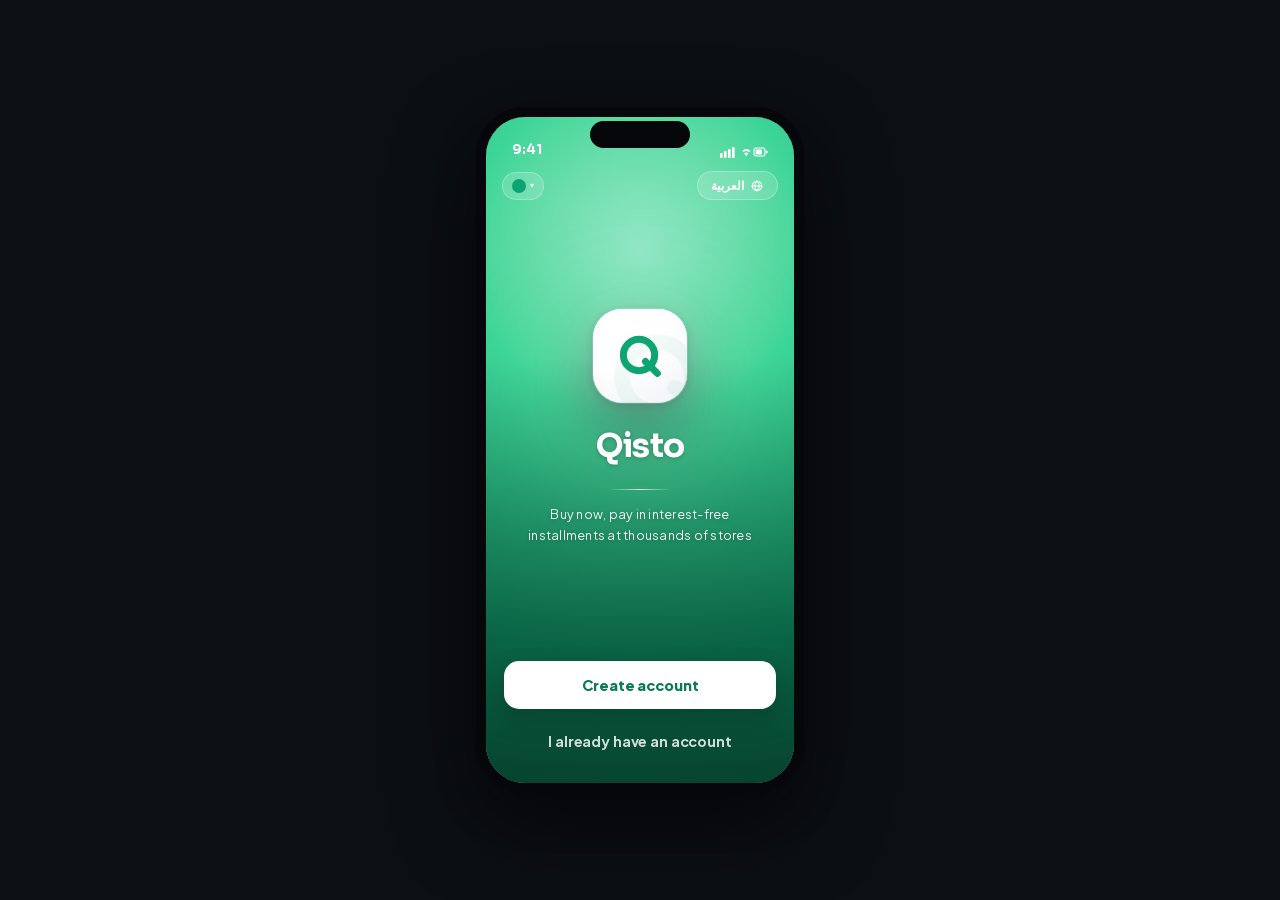
<file: index.html>
<!DOCTYPE html>
<html lang="en">
<head>
<meta charset="UTF-8">
<meta name="viewport" content="width=device-width, initial-scale=1.0, viewport-fit=cover">
<meta name="theme-color" content="#2F3FD0">
<title>Qisto — BNPL prototype</title>
<meta http-equiv="refresh" content="0; url=v2.html?app#welcomeE2">
<script>location.replace('v2.html?app' + (location.hash || '#welcomeE2'));</script>
<style>html,body{margin:0;height:100%;background:#2F3FD0;color:#fff;font-family:-apple-system,'Segoe UI',Roboto,sans-serif;display:flex;align-items:center;justify-content:center;font-size:15px}</style>
</head>
<body>Loading Qisto…</body>
</html>
</file>
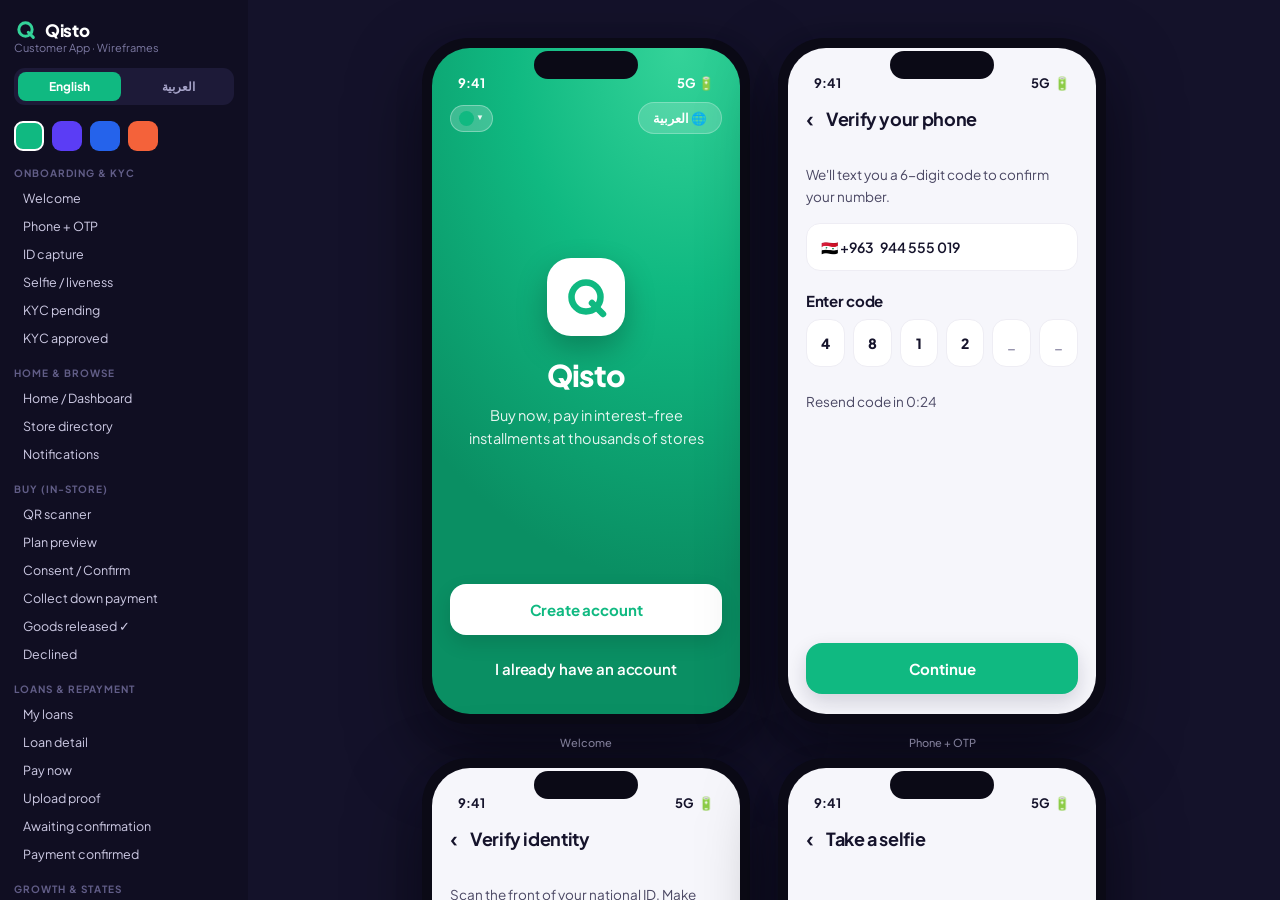
<file: v1.html>
<!DOCTYPE html>
<html lang="en">
<head>
<meta charset="UTF-8">
<meta name="viewport" content="width=device-width, initial-scale=1.0">
<title>Qisto — Customer App Wireframes</title>
<link rel="preconnect" href="https://fonts.googleapis.com">
<link rel="preconnect" href="https://fonts.gstatic.com" crossorigin>
<link href="https://fonts.googleapis.com/css2?family=Plus+Jakarta+Sans:wght@400;500;600;700;800&family=IBM+Plex+Sans+Arabic:wght@400;500;600;700&display=swap" rel="stylesheet">
<style>
  :root{
    --brand:#5B3DF5; --brand2:#8B6FFF; --brand-d:#4A2FE0; --brand-l:#efebff;
    --mint:#10D9A0; --mint-l:#e3faf3; --warn:#FF9F1C; --warn-l:#fff3e2;
    --bad:#FF5A5F; --bad-l:#ffecee;
    --ink:#15132b; --ink2:#4a4763; --mut:#9794ad; --line:#eeedf4; --bg:#f6f6fb; --card:#fff;
    --r:22px; --sh:0 4px 18px rgba(24,20,60,.06); --sh2:0 10px 30px rgba(24,20,60,.10);
    --lat:'Plus Jakarta Sans',-apple-system,'Segoe UI',Roboto,sans-serif;
    --ar:'IBM Plex Sans Arabic','Geeza Pro',Tahoma,sans-serif;
  }
  body[data-theme="green"]{
    --brand:#10B981; --brand2:#34D399; --brand-d:#0a8f63; --brand-l:#e3f8ef;
    --mint:#0EA5A5; --mint-l:#e1f6f6;
  }
  body[data-theme="violet"]{
    --brand:#5B3DF5; --brand2:#8B6FFF; --brand-d:#4A2FE0; --brand-l:#efebff;
    --mint:#10D9A0; --mint-l:#e3faf3;
  }
  body[data-theme="ocean"]{
    --brand:#2563EB; --brand2:#4F84F7; --brand-d:#1b4fc4; --brand-l:#e8effd;
    --mint:#06B6D4; --mint-l:#e0f7fb;
  }
  body[data-theme="sunset"]{
    --brand:#F4623A; --brand2:#FF8A5B; --brand-d:#d84a26; --brand-l:#ffeae3;
    --mint:#0EA5A5; --mint-l:#e1f6f6;
  }
  .themesel{background:rgba(255,255,255,.18);border:1px solid rgba(255,255,255,.28);color:#fff;font-size:12.5px;font-weight:700;padding:7px 12px;border-radius:20px;cursor:pointer;font-family:inherit;-webkit-appearance:none;appearance:none;outline:none}
  .themesel option{color:#15132b}
  .swatches{display:flex;gap:8px;margin-bottom:16px}
  .sw{width:30px;height:30px;border-radius:9px;border:2px solid transparent;cursor:pointer;padding:0}
  .sw.on{border-color:#fff}
  .cpick{position:relative}
  .cpick-btn{display:flex;align-items:center;gap:2px;background:rgba(255,255,255,.2);border:1px solid rgba(255,255,255,.32);border-radius:20px;padding:5px 8px;cursor:pointer;color:#fff;line-height:0}
  .cdot{width:15px;height:15px;border-radius:50%;display:inline-block;border:none;padding:0}
  .cmenu{position:absolute;top:36px;inset-inline-start:0;background:#fff;border-radius:16px;padding:9px;display:none;box-shadow:0 14px 32px rgba(0,0,0,.28);z-index:70}
  .cmenu.open{display:flex;gap:9px}
  .cmenu .cdot.pick{width:26px;height:26px;cursor:pointer;border:2px solid #fff;box-shadow:0 0 0 1.5px #e6e6f0}
  .cmenu .cdot.pick:hover{transform:scale(1.12)}
  *{box-sizing:border-box;margin:0;padding:0;-webkit-font-smoothing:antialiased}
  body{font-family:var(--lat);background:#14122a;color:var(--ink);display:flex;min-height:100vh}
  /* sidebar (dev chrome) */
  .sidebar{width:248px;background:#100e22;color:#cfcce6;padding:18px 14px;overflow-y:auto;height:100vh;position:sticky;top:0;flex-shrink:0}
  .sidebar h1{font-size:17px;color:#fff;font-weight:800;letter-spacing:-.02em}
  .sidebar .sub{font-size:11px;color:#7d7aa3;margin-bottom:14px}
  .langtog{display:flex;gap:6px;background:#1d1a38;border-radius:11px;padding:4px;margin-bottom:16px}
  .langtog button{flex:1;border:none;background:transparent;color:#a6a3c8;font-size:12px;font-weight:700;padding:7px;border-radius:8px;cursor:pointer;font-family:inherit}
  .langtog button.on{background:var(--brand);color:#fff}
  .sidebar .grp{font-size:10px;text-transform:uppercase;letter-spacing:.1em;color:#615d87;margin:15px 0 5px;font-weight:700}
  .sidebar a{display:block;font-size:12.5px;color:#cfcce6;padding:6px 9px;border-radius:8px;cursor:pointer;text-decoration:none}
  .sidebar a:hover{background:#231f3f;color:#fff}
  .sidebar a.active{background:var(--brand);color:#fff}
  .stage{flex:1;display:flex;flex-wrap:wrap;gap:34px 28px;align-items:flex-start;justify-content:center;padding:38px;overflow-y:auto;height:100vh}
  /* mobile app mode (client preview) */
  body.appmode{display:block}
  body.appmode .sidebar{display:none}
  body.appmode .stage{display:flex;flex-wrap:nowrap;align-items:center;justify-content:center;padding:0;height:100dvh;background:#14122a}
  body.appmode .scapt{display:none}
  @media(max-width:700px){
    body.appmode .phone{width:100vw;height:100dvh;border-radius:0;padding:0;background:none;box-shadow:none}
    body.appmode .island{display:none}
    body.appmode .screenwrap{border-radius:0}
    body.appmode .stat{padding-top:calc(7px + env(safe-area-inset-top))}
  }
  /* phone */
  .phone{width:328px;height:686px;background:#0b0a16;border-radius:46px;padding:10px;box-shadow:var(--sh2),0 30px 70px rgba(0,0,0,.5);flex-shrink:0;position:relative}
  .screenwrap{width:100%;height:100%;background:var(--bg);border-radius:38px;overflow:hidden;position:relative}
  .island{position:absolute;top:13px;left:50%;transform:translateX(-50%);width:104px;height:28px;background:#0b0a16;border-radius:16px;z-index:50}
  .screen{display:flex;flex-direction:column;height:100%;animation:f .3s ease}
  .screen[dir="rtl"]{font-family:var(--ar)}
  .screen[dir="rtl"] .bk{transform:scaleX(-1)}
  @keyframes f{from{opacity:0;transform:translateY(8px)}to{opacity:1;transform:none}}
  .scapt{position:absolute;bottom:-25px;left:0;width:100%;text-align:center;font-size:11px;color:#86839f;font-weight:500}
  .stat{height:50px;display:flex;align-items:flex-end;justify-content:space-between;padding:0 26px 7px;font-size:13px;font-weight:700;flex-shrink:0}
  .screen[data-bg="brand"] .stat{color:#fff}
  /* generic */
  .body{flex:1;overflow-y:auto;padding:18px}
  .body::-webkit-scrollbar{width:0}
  .top{display:flex;align-items:center;gap:12px;padding:6px 18px 14px}
  .top .bk{font-size:22px;color:var(--ink);cursor:pointer;font-weight:600}
  .top h2{font-size:18px;font-weight:700;letter-spacing:-.02em}
  h2,h1,h3{letter-spacing:-.02em}
  h3{font-size:15px;font-weight:700;margin-bottom:9px}
  p.m{font-size:13.5px;color:var(--ink2);line-height:1.6}
  .card{background:var(--card);border-radius:var(--r);padding:17px;box-shadow:var(--sh);margin-bottom:13px}
  .btn{display:block;width:100%;background:var(--brand);color:#fff;border:none;padding:16px;border-radius:16px;font-size:15px;font-weight:700;cursor:pointer;text-align:center;text-decoration:none;font-family:inherit;box-shadow:0 8px 20px rgba(20,18,50,.16);letter-spacing:-.01em}
  .btn:active{transform:scale(.98)}
  .btn.sec{background:var(--brand-l);color:var(--brand);box-shadow:none}
  .btn.gho{background:transparent;color:var(--mut);box-shadow:none;font-weight:600}
  .btn.lite{background:#fff;color:var(--brand);box-shadow:0 8px 20px rgba(0,0,0,.12)}
  .ftr{padding:14px 18px 20px;flex-shrink:0}
  .ftr .btn+.btn{margin-top:8px}
  .pill{display:inline-flex;align-items:center;gap:5px;font-size:11.5px;font-weight:700;padding:5px 11px;border-radius:20px}
  .pill.ok{background:var(--mint-l);color:#06a47a} .pill.warn{background:var(--warn-l);color:#c9760a}
  .pill.bad{background:var(--bad-l);color:#e23b40} .pill.b{background:var(--brand-l);color:var(--brand)}
  .row{display:flex;justify-content:space-between;align-items:center;font-size:14px;padding:10px 0;font-weight:500}
  .row+.row{border-top:1px solid var(--line)}
  .mut{color:var(--mut);font-weight:500} .b{font-weight:700} .center{text-align:center}
  .field{background:#fff;border:1.5px solid var(--line);border-radius:14px;padding:14px;font-size:14px;margin-bottom:10px;color:var(--mut);font-weight:600}
  .big{font-size:26px;font-weight:800;letter-spacing:-.03em}
  /* brand */
  .screen[data-bg="brand"]{background:radial-gradient(120% 80% at 80% 0%,var(--brand2) 0%,var(--brand) 45%,var(--brand-d) 100%)}
  .hero{flex:1;display:flex;flex-direction:column;justify-content:center;align-items:center;color:#fff;text-align:center;padding:32px}
  .hero h1{font-size:27px;font-weight:800} .hero .logo{width:78px;height:78px;background:#fff;color:var(--brand);border-radius:24px;display:flex;align-items:center;justify-content:center;font-size:38px;margin-bottom:20px;box-shadow:0 12px 30px rgba(0,0,0,.25)}
  .badge{width:90px;height:90px;border-radius:50%;display:flex;align-items:center;justify-content:center;font-size:44px;margin:0 auto 16px}
  .glass{background:rgba(255,255,255,.16);backdrop-filter:blur(8px);border:1px solid rgba(255,255,255,.18);border-radius:20px}
  .lvlbadge{background:rgba(255,255,255,.22);font-size:11px;font-weight:800;padding:4px 11px;border-radius:20px;letter-spacing:.04em}
  /* credit card */
  .creditcard{background:radial-gradient(130% 90% at 85% 10%,var(--brand2),var(--brand) 55%,var(--brand-d));border-radius:22px;padding:20px;color:#fff;margin-bottom:15px;box-shadow:0 14px 30px rgba(20,18,50,.22);position:relative;overflow:hidden}
  .creditcard::after{content:'';position:absolute;right:-30px;top:-30px;width:120px;height:120px;background:rgba(255,255,255,.12);border-radius:50%}
  .creditcard .lab{font-size:11px;opacity:.85;font-weight:600}
  .bar{height:8px;background:rgba(255,255,255,.28);border-radius:6px;margin:11px 0 7px;overflow:hidden}
  .bar i{display:block;height:100%;background:#fff;border-radius:6px}
  /* scan */
  .scanview{flex:1;background:#0f0d1c;display:flex;flex-direction:column;align-items:center;justify-content:center;color:#fff;position:relative}
  .scanbox{width:190px;height:190px;border-radius:28px;position:relative;box-shadow:0 0 0 3px var(--brand2)}
  .scanbox span{position:absolute;width:26px;height:26px;border:3px solid var(--mint)}
  .scanbox .tl{top:-3px;left:-3px;border-right:0;border-bottom:0;border-radius:12px 0 0 0}
  .scanbox .tr{top:-3px;right:-3px;border-left:0;border-bottom:0;border-radius:0 12px 0 0}
  .scanbox .bl{bottom:-3px;left:-3px;border-right:0;border-top:0;border-radius:0 0 0 12px}
  .scanbox .br{bottom:-3px;right:-3px;border-left:0;border-top:0;border-radius:0 0 12px 0}
  .scanbox::after{content:'';position:absolute;left:10px;right:10px;top:50%;height:2px;background:var(--mint);box-shadow:0 0 14px var(--mint)}
  /* timeline */
  .timeline .step{display:flex;gap:13px;padding-bottom:16px;position:relative}
  .timeline .dot{width:28px;height:28px;border-radius:50%;display:flex;align-items:center;justify-content:center;font-size:13px;font-weight:700;flex-shrink:0;z-index:2}
  .timeline .step:not(:last-child)::before{content:'';position:absolute;inset-inline-start:14px;top:28px;bottom:2px;width:2px;background:var(--line)}
  .upbox{border:2px dashed #cdc8ec;border-radius:18px;padding:30px;text-align:center;color:var(--mut);font-size:13px;background:#faf9ff;font-weight:600}
  .store{display:flex;gap:12px;align-items:center;padding:13px 0;border-bottom:1px solid var(--line)}
  .slogo{width:46px;height:46px;border-radius:14px;background:var(--brand-l);display:flex;align-items:center;justify-content:center;font-size:22px;flex-shrink:0}
  .notif{display:flex;gap:12px;padding:13px 0;border-bottom:1px solid var(--line);font-size:13px}
  .notif .ic{width:38px;height:38px;border-radius:12px;display:flex;align-items:center;justify-content:center;flex-shrink:0;font-size:17px}
  .conf{font-size:13.5px;display:flex;gap:10px;align-items:flex-start;padding:9px 0;line-height:1.5}
  .ck{width:22px;height:22px;background:var(--brand);border-radius:7px;flex-shrink:0;display:flex;align-items:center;justify-content:center;color:#fff;font-size:13px;font-weight:800}
  .chips{display:flex;gap:8px;margin-bottom:15px;flex-wrap:wrap}
  .chip{font-size:12px;font-weight:600;padding:7px 13px;border-radius:20px;background:#fff;border:1.5px solid var(--line);color:var(--mut)}
  .chip.on{background:var(--ink);color:#fff;border-color:var(--ink)}
  /* nav */
  .nav{display:flex;background:#fff;border-top:1px solid var(--line);flex-shrink:0;padding:9px 0 8px}
  .nav>div{flex:1;text-align:center;font-size:10px;color:var(--mut);cursor:pointer;font-weight:600}
  .nav .ic{font-size:19px;display:block;margin-bottom:3px}
  .nav>div.active{color:var(--brand)}
  .nav .scan{margin-top:-30px}
  .nav .scanbtn{width:54px;height:54px;background:linear-gradient(135deg,var(--brand2),var(--brand));border-radius:50%;color:#fff;display:flex;align-items:center;justify-content:center;font-size:23px;margin:0 auto 3px;box-shadow:0 8px 18px rgba(20,18,50,.3)}
</style>
</head>
<body data-theme="green">
<div class="sidebar">
  <h1 style="display:flex;align-items:center;gap:8px"><span style="width:23px;height:23px;display:inline-block;color:var(--brand2)"><svg width="23" height="23" viewBox="0 0 100 100" fill="none" xmlns="http://www.w3.org/2000/svg" style="color:inherit"><circle cx="50" cy="50" r="29" stroke="currentColor" stroke-width="13"/><line x1="62" y1="62" x2="84" y2="84" stroke="currentColor" stroke-width="13" stroke-linecap="round"/></svg></span>Qisto</h1>
  <div class="sub">Customer App · Wireframes</div>
  <div class="langtog">
    <button id="lang-en" class="on" onclick="setLang('en')">English</button>
    <button id="lang-ar" onclick="setLang('ar')">العربية</button>
  </div>
  <div class="swatches">
    <button class="sw" data-th="green" onclick="setTheme('green')" style="background:#10B981" title="Green"></button>
    <button class="sw" data-th="violet" onclick="setTheme('violet')" style="background:#5B3DF5" title="Violet"></button>
    <button class="sw" data-th="ocean" onclick="setTheme('ocean')" style="background:#2563EB" title="Ocean"></button>
    <button class="sw" data-th="sunset" onclick="setTheme('sunset')" style="background:#F4623A" title="Sunset"></button>
  </div>
  <div class="grp">Onboarding & KYC</div>
  <a data-go="welcome">Welcome</a><a data-go="phone">Phone + OTP</a><a data-go="idcap">ID capture</a>
  <a data-go="selfie">Selfie / liveness</a><a data-go="pending">KYC pending</a><a data-go="approved">KYC approved</a>
  <div class="grp">Home & Browse</div>
  <a data-go="home">Home / Dashboard</a><a data-go="stores">Store directory</a><a data-go="notifs">Notifications</a>
  <div class="grp">Buy (in-store)</div>
  <a data-go="scan">QR scanner</a><a data-go="plan">Plan preview</a><a data-go="consent">Consent / Confirm</a>
  <a data-go="downpay">Collect down payment</a><a data-go="purchaseok">Goods released ✓</a><a data-go="declined">Declined</a>
  <div class="grp">Loans & Repayment</div>
  <a data-go="loans">My loans</a><a data-go="loandetail">Loan detail</a><a data-go="paynow">Pay now</a>
  <a data-go="upload">Upload proof</a><a data-go="awaiting">Awaiting confirmation</a><a data-go="paid">Payment confirmed</a>
  <div class="grp">Growth & states</div>
  <a data-go="levelup">Level-up</a><a data-go="overdue">Overdue</a>
</div>
<div class="stage" id="stage"></div>

<script>
const L = {
en:{ dir:'ltr', bk:'‹',
 w_tag:'Buy now, pay in interest-free installments at thousands of stores', create:'Create account', have:'I already have an account',
 ph_title:'Verify your phone', ph_sub:"We'll text you a 6-digit code to confirm your number.", ph_code:'Enter code', ph_resend:'Resend code in 0:24', cont:'Continue',
 id_title:'Verify identity', id_sub:'Scan the front of your national ID. Make sure it\'s well-lit and readable.', id_warn:'🇸🇾 Syrian ID not auto-readable? Tap “Submit manually” — our team reviews within 24h.', id_cap:'Capture ID', id_man:'Submit manually',
 sf_title:'Take a selfie', sf_sub:'We match your face to your ID. Blink when prompted.', sf_hint:'Center your face in the circle', submit:'Submit',
 pd_title:'Reviewing your details', pd_sub:"This usually takes a few minutes. We'll notify you the moment you're approved.", pd_ph:'Phone verified', pd_id:'ID verified', pd_match:'Identity match', done:'Done', inrev:'In review', pd_demo:'(demo) Continue to approved',
 ap_title:"You're approved!", ap_sub:"Welcome to Qisto. Here's your starting credit line.", ap_limit:'credit limit · 60% down payment', ap_tip:'Pay on time to level up → bigger limit, smaller down payment.', ap_cta:'Start shopping',
 hi:'Hola,', name:'María 👋', avail:'Available to spend', used:'Used', limit:'Limit', nextpay:'Next payment', nopay:'No payments due 🎉', scanpay:'Scan to pay in store', activeloans:'Active loans', noloans:'No active loans yet.\\nScan a store QR to make your first purchase.',
 stores:'Stores', search:'Search stores…', c_all:'All', c_gro:'Groceries', c_pha:'Pharmacy', c_ele:'Electronics', c_fas:'Fashion',
 st1:'Supermercado Central', st1d:'Groceries · in-store + online', st2:'Farmacia La Salud', st2d:'Pharmacy · in-store', st3:'TecnoStore', st3d:'Electronics · in-store + online', st4:'ModaVe', st4d:'Fashion · online', st5:'MotoMax', st5d:'Vehicles · in-store',
 notifs:'Notifications', n1:'You leveled up to Nivel 2!', n1d:'Bigger limit, lower down payment · 2h ago', n2:'Payment confirmed', n2d:'Farmacia confirmed your 280,000 SYP · yesterday', n3:'Payment due in 2 days', n3d:'Installment #2 · 280,000 SYP · ref LN-5821', n4:'Purchase approved', n4d:'Supermercado Central · 1,200,000 SYP · 3 days ago',
 sc_sub:'Scan the QR shown by the cashier', sc_hint:'The store enters the amount — you just scan and confirm.', sc_demo:'(demo) Simulate scan',
 pl_title:'Your payment plan', pl_today:'Pay today (down payment)', pl_then:'Then 3 payments of', pl_freq:'Frequency', pl_freqv:'Every 14 days · 0% interest', pl_sched:'Schedule', today:'Today', duenow:'due now', pl_uses:'Uses 1,200,000 SYP of your available credit.',
 cf_title:'Confirm purchase', cf_total:'Total', cf_down:'Down payment today', cf_inst:'3 installments', cf_agree:'Credit agreement', cf_c1:'I agree to repay <b>1,200,000 SYP</b> per the schedule above to the merchant.', cf_c2:'I understand missed payments affect my level & limit.', cf_disc:'By confirming, you accept the credit agreement. A signed receipt will be issued. <span class="mut">Qisto records this agreement; payments are made via your bank. Goods financed by the merchant.</span>', cf_cta:'Confirm & accept',
 dp_title:'Down payment', dp_h:'Pay 360,000 SYP to the cashier', dp_sub:"Hand the cashier your down payment (cash or transfer). They'll confirm it here.", dp_ref:'Loan reference', dp_status:'Status', dp_wait:'⏳ Waiting for merchant', dp_note:'Goods are released once the cashier confirms.', dp_demo:'(demo) Merchant confirmed',
 ok_h:'All set!', ok_sub:'Down payment received. Enjoy your purchase.', outstanding:'Outstanding', nextdue:'Next due', ok_view:'View loan & receipt',
 dc_h:'Purchase not approved', dc_sub:'This 1,200,000 SYP purchase exceeds your available credit of 400,000 SYP. Pay down an existing loan or try a smaller amount.', dc_avail:'Available', dc_this:'This purchase', dc_back:'Back to home',
 ln_title:'My loans', active:'Active', paid:'Paid', ln_left:'left of 1,200,000 SYP', ln_next:'Next: 280,000 SYP on Jun 11 · LN-5821', ln_done:'600,000 SYP · completed May 10 · on time ✓',
 ld_title:'Loan detail', ld_pay:'Payments', ld_dp:'Down payment · 360,000 SYP', ld_dpd:'Paid today · confirmed by merchant', ld_i2:'280,000 SYP · due Jun 11', ld_i2d:'Next payment', pay:'Pay', ld_i3:'280,000 SYP · due Jun 25', ld_i4:'280,000 SYP · due Jul 09', ld_inst:'View payment instructions', ld_rcpt:'📄 View receipt / agreement',
 pn_title:'Pay installment #2', pn_amt:'Amount due', pn_due:'due Jun 11', pn_to:'Transfer to the merchant', pn_bank:'Bank', pn_acct:'Account', pn_ref:'Reference (required)', pn_warn:"⚠️ Always include the reference — it's how your payment gets matched. Pay the merchant directly; Qisto doesn't collect money.", pn_cta:"I've paid — upload proof",
 up_title:'Upload proof', up_sub:"Attach your transfer receipt. This notifies the merchant to confirm — it speeds things up but doesn't replace their confirmation.", up_box:'📎\\nTap to upload screenshot\\nor photo of transfer', up_paying:'Paying', up_cta:'Submit proof',
 aw_title:'Almost done', aw_h:'Waiting for merchant to confirm', aw_sub:"We've notified Supermercado Central. Your payment shows as <b>pending</b> until they confirm receipt.", aw_inst:'Installment #2', aw_pend:'Pending confirmation', aw_proof:'Proof uploaded', aw_note:"Taking too long? After 3 days our team steps in — <b>you won't be penalized</b> for a merchant delay.", aw_demo:'(demo) Merchant confirmed',
 pc_h:'Payment confirmed', pc_sub:'280,000 SYP received. 2 payments to go.', pc_view:'View loan',
 lu_badge:'NIVEL 1 → NIVEL 2', lu_h:'You leveled up!', lu_sub:'Paying on time pays off.', lu_newlim:'New limit', lu_down:'Down payment', lu_cta:'Shop now',
 ov_title:'Payment overdue', ov_h:'280,000 SYP is 3 days overdue', ov_sub:'Pay now to keep your level and avoid limit reduction.', ov_inst:'Installment #2', overdue:'Overdue', ov_was:'Was due', ov_imp:'Impact', ov_frozen:'Level frozen', ov_cta:'Pay 280,000 SYP now',
 nav_home:'Home', nav_stores:'Stores', nav_loans:'Loans', nav_profile:'Profile' },

ar:{ dir:'rtl', bk:'‹',
 w_tag:'اشترِ الآن وادفع على أقساط بدون فوائد في آلاف المتاجر', create:'إنشاء حساب', have:'لديّ حساب بالفعل',
 ph_title:'تحقّق من رقم هاتفك', ph_sub:'سنرسل لك رمزاً مكوّناً من 6 أرقام لتأكيد رقمك.', ph_code:'أدخل الرمز', ph_resend:'إعادة إرسال الرمز خلال 0:24', cont:'متابعة',
 id_title:'تحقّق من الهوية', id_sub:'صوّر الوجه الأمامي لبطاقتك الوطنية. تأكّد من وضوحها وإضاءتها الجيدة.', id_warn:'🇸🇾 تعذّرت قراءة الهوية السورية تلقائياً؟ اضغط «إرسال يدوي» — يراجعها فريقنا خلال 24 ساعة.', id_cap:'التقاط الهوية', id_man:'إرسال يدوي',
 sf_title:'التقط صورة شخصية', sf_sub:'نطابق وجهك مع هويتك. اطرف بعينك عند الطلب.', sf_hint:'ضع وجهك داخل الدائرة', submit:'إرسال',
 pd_title:'نراجع بياناتك', pd_sub:'تستغرق هذه العملية عادةً بضع دقائق. سنخطرك فور الموافقة.', pd_ph:'تم التحقق من الهاتف', pd_id:'تم التحقق من الهوية', pd_match:'مطابقة الهوية', done:'تم', inrev:'قيد المراجعة', pd_demo:'(تجريبي) المتابعة إلى الموافقة',
 ap_title:'تمت الموافقة!', ap_sub:'أهلاً بك في Qisto. إليك حدّك الائتماني المبدئي.', ap_limit:'الحد الائتماني · دفعة أولى 60%', ap_tip:'ادفع في الوقت المحدد لترتقي بمستواك ← حدّ أكبر ودفعة أولى أقل.', ap_cta:'ابدأ التسوّق',
 hi:'مرحباً،', name:'مريم 👋', avail:'المتاح للإنفاق', used:'المستخدَم', limit:'الحد', nextpay:'الدفعة القادمة', nopay:'لا توجد دفعات مستحقة 🎉', scanpay:'امسح للدفع في المتجر', activeloans:'القروض النشطة', noloans:'لا توجد قروض نشطة بعد.\\nامسح رمز QR في المتجر لإجراء أول عملية شراء.',
 stores:'المتاجر', search:'ابحث عن المتاجر…', c_all:'الكل', c_gro:'بقالة', c_pha:'صيدلية', c_ele:'إلكترونيات', c_fas:'أزياء',
 st1:'السوبر ماركت المركزي', st1d:'بقالة · بالمتجر + أونلاين', st2:'صيدلية الشفاء', st2d:'صيدلية · بالمتجر', st3:'تكنو ستور', st3d:'إلكترونيات · بالمتجر + أونلاين', st4:'أزياء', st4d:'أزياء · أونلاين', st5:'موتو ماكس', st5d:'مركبات · بالمتجر',
 notifs:'الإشعارات', n1:'لقد ارتقيت إلى المستوى 2!', n1d:'حدّ أكبر ودفعة أولى أقل · قبل ساعتين', n2:'تم تأكيد الدفعة', n2d:'أكّدت الصيدلية دفعتك 280,000 SYP · أمس', n3:'دفعة مستحقة خلال يومين', n3d:'القسط رقم 2 · 280,000 SYP · مرجع LN-5821', n4:'تمت الموافقة على الشراء', n4d:'السوبر ماركت المركزي · 1,200,000 SYP · قبل 3 أيام',
 sc_sub:'امسح رمز QR الذي يعرضه أمين الصندوق', sc_hint:'يُدخل المتجر المبلغ — كل ما عليك هو المسح والتأكيد.', sc_demo:'(تجريبي) محاكاة المسح',
 pl_title:'خطة الدفع الخاصة بك', pl_today:'ادفع اليوم (الدفعة الأولى)', pl_then:'ثم 3 دفعات بقيمة', pl_freq:'التكرار', pl_freqv:'كل 14 يوماً · بدون فوائد', pl_sched:'الجدول', today:'اليوم', duenow:'مستحقة الآن', pl_uses:'يستخدم 1,200,000 SYP من رصيدك المتاح.',
 cf_title:'تأكيد الشراء', cf_total:'الإجمالي', cf_down:'الدفعة الأولى اليوم', cf_inst:'3 أقساط', cf_agree:'اتفاقية الائتمان', cf_c1:'أوافق على سداد <b>1,200,000 SYP</b> وفقاً للجدول أعلاه إلى التاجر.', cf_c2:'أدرك أن تأخّر الدفعات يؤثّر على مستواي وحدّي الائتماني.', cf_disc:'بالتأكيد، فإنك توافق على اتفاقية الائتمان وسيتم إصدار إيصال. <span class="mut">تسجّل Qisto هذه الاتفاقية؛ وتُدفع المبالغ عبر مصرفك. التاجر هو من يموّل البضاعة.</span>', cf_cta:'تأكيد وموافقة',
 dp_title:'الدفعة الأولى', dp_h:'ادفع 360,000 SYP لأمين الصندوق', dp_sub:'سلّم أمين الصندوق دفعتك الأولى (نقداً أو تحويلاً). سيؤكّدها هنا.', dp_ref:'رقم القرض المرجعي', dp_status:'الحالة', dp_wait:'⏳ بانتظار التاجر', dp_note:'تُسلَّم البضاعة بمجرد تأكيد أمين الصندوق.', dp_demo:'(تجريبي) أكّد التاجر',
 ok_h:'تم كل شيء!', ok_sub:'تم استلام الدفعة الأولى. استمتع بمشترياتك.', outstanding:'المتبقّي', nextdue:'الاستحقاق القادم', ok_view:'عرض القرض والإيصال',
 dc_h:'لم تتم الموافقة على الشراء', dc_sub:'هذه العملية بقيمة 1,200,000 SYP تتجاوز رصيدك المتاح البالغ 400,000 SYP. سدّد قرضاً قائماً أو جرّب مبلغاً أصغر.', dc_avail:'المتاح', dc_this:'هذه العملية', dc_back:'العودة للرئيسية',
 ln_title:'قروضي', active:'نشط', paid:'مدفوع', ln_left:'متبقٍّ من 1,200,000 SYP', ln_next:'التالي: 280,000 SYP في 11 يونيو · LN-5821', ln_done:'600,000 SYP · اكتمل في 10 مايو · في الوقت المحدد ✓',
 ld_title:'تفاصيل القرض', ld_pay:'الدفعات', ld_dp:'الدفعة الأولى · 360,000 SYP', ld_dpd:'مدفوعة اليوم · أكّدها التاجر', ld_i2:'280,000 SYP · تستحق 11 يونيو', ld_i2d:'الدفعة القادمة', pay:'ادفع', ld_i3:'280,000 SYP · تستحق 25 يونيو', ld_i4:'280,000 SYP · تستحق 9 يوليو', ld_inst:'عرض تعليمات الدفع', ld_rcpt:'📄 عرض الإيصال / الاتفاقية',
 pn_title:'ادفع القسط رقم 2', pn_amt:'المبلغ المستحق', pn_due:'تستحق 11 يونيو', pn_to:'حوّل إلى التاجر', pn_bank:'المصرف', pn_acct:'الحساب', pn_ref:'الرقم المرجعي (مطلوب)', pn_warn:'⚠️ أرفق الرقم المرجعي دائماً — به تتم مطابقة دفعتك. ادفع للتاجر مباشرةً؛ Qisto لا تُحصّل الأموال.', pn_cta:'لقد دفعت — ارفع الإثبات',
 up_title:'رفع الإثبات', up_sub:'أرفق إيصال التحويل. هذا يُخطر التاجر ليؤكّد — يُسرّع العملية لكنه لا يغني عن تأكيده.', up_box:'📎\\nاضغط لرفع لقطة شاشة\\nأو صورة للتحويل', up_paying:'تدفع', up_cta:'إرسال الإثبات',
 aw_title:'أوشكنا على الانتهاء', aw_h:'بانتظار تأكيد التاجر', aw_sub:'لقد أخطرنا السوبر ماركت المركزي. تظهر دفعتك كـ <b>معلّقة</b> حتى يؤكّد الاستلام.', aw_inst:'القسط رقم 2', aw_pend:'بانتظار التأكيد', aw_proof:'تم رفع الإثبات', aw_note:'تأخّر الأمر؟ بعد 3 أيام يتدخّل فريقنا — <b>لن تتحمّل أي عقوبة</b> بسبب تأخّر التاجر.', aw_demo:'(تجريبي) أكّد التاجر',
 pc_h:'تم تأكيد الدفعة', pc_sub:'تم استلام 280,000 SYP. تبقّت دفعتان.', pc_view:'عرض القرض',
 lu_badge:'المستوى 1 ← المستوى 2', lu_h:'لقد ارتقيت بمستواك!', lu_sub:'الالتزام بالدفع يكافئك.', lu_newlim:'الحد الجديد', lu_down:'الدفعة الأولى', lu_cta:'تسوّق الآن',
 ov_title:'دفعة متأخّرة', ov_h:'تأخّرت 280,000 SYP لمدة 3 أيام', ov_sub:'ادفع الآن للحفاظ على مستواك وتجنّب خفض حدّك.', ov_inst:'القسط رقم 2', overdue:'متأخّرة', ov_was:'كانت مستحقة', ov_imp:'الأثر', ov_frozen:'تم تجميد المستوى', ov_cta:'ادفع 280,000 SYP الآن',
 nav_home:'الرئيسية', nav_stores:'المتاجر', nav_loans:'قروضي', nav_profile:'حسابي' },
};

let lang='en';
let theme=(()=>{try{return localStorage.getItem('qt')||'green'}catch(e){return 'green'}})();
const APP=/[?&](app|preview)/.test(location.search)||(window.innerWidth<820&&!/[?&]gallery/.test(location.search));
let active='welcome';
// Qisto logo mark: clean Q monogram (ring + tail), inherits color via currentColor
const MARK=(size)=>`<svg width="${size}" height="${size}" viewBox="0 0 100 100" fill="none" xmlns="http://www.w3.org/2000/svg" style="display:block;color:inherit">
<circle cx="50" cy="50" r="29" stroke="currentColor" stroke-width="13"/>
<line x1="62" y1="62" x2="84" y2="84" stroke="currentColor" stroke-width="13" stroke-linecap="round"/>
</svg>`;
const sb=`<div class="stat"><span>9:41</span><span>5G &nbsp;🔋</span></div>`;
function nl(s){return s.replace(/\\n/g,'<br>');}
function nav(t,active){
  const tab=(id,k,ic)=>`<div data-go="${id}" class="${active===k?'active':''}"><span class="ic">${ic}</span>${t['nav_'+k]}</div>`;
  return `<div class="nav">${tab('home','home','⌂')}${tab('stores','stores','▦')}<div class="scan" data-go="scan"><div class="scanbtn">⧉</div></div>${tab('loans','loans','▤')}${tab('approved','profile','◍')}</div>`;
}

const S = {
welcome:{cap:'Welcome',bg:'brand',noSb:1,html:t=>`
 <div class="stat" style="color:#fff"><span>9:41</span><span>5G 🔋</span></div>
 <div style="display:flex;justify-content:space-between;align-items:center;gap:10px;padding:4px 18px">
   <div class="cpick"><button class="cpick-btn" onclick="event.stopPropagation();document.getElementById('cmenu').classList.toggle('open')"><span class="cdot" style="background:var(--brand)"></span><span style="font-size:8px;opacity:.9">▼</span></button><div class="cmenu" id="cmenu">${[['green','#10B981'],['violet','#5B3DF5'],['ocean','#2563EB'],['sunset','#F4623A']].map(o=>`<button class="cdot pick" title="${o[0]}" style="background:${o[1]}" onclick="event.stopPropagation();setTheme('${o[0]}');document.getElementById('cmenu').classList.remove('open')"></button>`).join('')}</div></div>
   <div onclick="event.stopPropagation();setLang('${lang==='en'?'ar':'en'}')" style="background:rgba(255,255,255,.18);border:1px solid rgba(255,255,255,.25);color:#fff;font-size:12.5px;font-weight:700;padding:7px 14px;border-radius:20px;cursor:pointer">${lang==='en'?'العربية':'English'} 🌐</div>
 </div>
 <div class="hero"><div class="logo">${MARK('50px')}</div><h1 style="font-size:30px;letter-spacing:-.03em">Qisto</h1>
   <p style="opacity:.9;font-size:14.5px;line-height:1.6;margin-top:10px">${t.w_tag}</p></div>
 <div class="ftr"><a class="btn lite" data-go="phone">${t.create}</a><a class="btn gho" style="color:#fff" data-go="home">${t.have}</a></div>`},

phone:{cap:'Phone + OTP',html:t=>`
 <div class="top"><span class="bk" data-go="welcome">${t.bk}</span><h2>${t.ph_title}</h2></div>
 <div class="body"><p class="m" style="margin-bottom:16px">${t.ph_sub}</p>
   <div class="field" style="color:var(--ink)">🇸🇾 +963 &nbsp; 944 555 019</div>
   <h3 style="margin-top:20px">${t.ph_code}</h3>
   <div style="display:flex;gap:8px;margin:6px 0 14px">${[4,8,1,2].map(n=>`<div class="field" style="flex:1;text-align:center;color:var(--ink);font-weight:800">${n}</div>`).join('')}<div class="field" style="flex:1;text-align:center">_</div><div class="field" style="flex:1;text-align:center">_</div></div>
   <p class="m">${t.ph_resend}</p></div>
 <div class="ftr"><a class="btn" data-go="idcap">${t.cont}</a></div>`},

idcap:{cap:'ID capture',html:t=>`
 <div class="top"><span class="bk" data-go="phone">${t.bk}</span><h2>${t.id_title}</h2></div>
 <div class="body"><p class="m" style="margin-bottom:16px">${t.id_sub}</p>
   <div style="background:#0f0d1c;border-radius:18px;height:200px;display:flex;align-items:center;justify-content:center;margin-bottom:13px"><div style="width:80%;height:70%;border:2px dashed rgba(255,255,255,.45);border-radius:14px;display:flex;align-items:center;justify-content:center;font-size:40px">🪪</div></div>
   <div class="card" style="background:var(--warn-l);box-shadow:none"><p class="m" style="color:#9a5d05">${t.id_warn}</p></div></div>
 <div class="ftr"><a class="btn" data-go="selfie">${t.id_cap}</a><a class="btn gho" data-go="selfie">${t.id_man}</a></div>`},

selfie:{cap:'Selfie / liveness',html:t=>`
 <div class="top"><span class="bk" data-go="idcap">${t.bk}</span><h2>${t.sf_title}</h2></div>
 <div class="body center" style="display:flex;flex-direction:column;justify-content:center">
   <p class="m" style="margin-bottom:20px">${t.sf_sub}</p>
   <div style="width:210px;height:210px;border-radius:50%;background:#0f0d1c;margin:6px auto;border:4px solid var(--brand2);display:flex;align-items:center;justify-content:center;font-size:70px">🙂</div>
   <p class="m" style="margin-top:18px">${t.sf_hint}</p></div>
 <div class="ftr"><a class="btn" data-go="pending">${t.submit}</a></div>`},

pending:{cap:'KYC pending',html:t=>`
 <div class="body center" style="display:flex;flex-direction:column;justify-content:center">
   <div class="badge" style="background:var(--warn-l)">⏳</div><h3 style="font-size:20px">${t.pd_title}</h3>
   <p class="m" style="margin-top:10px;padding:0 12px">${t.pd_sub}</p>
   <div class="card" style="margin-top:24px;text-align:start"><div class="row"><span>${t.pd_ph}</span><span class="pill ok">✓ ${t.done}</span></div><div class="row"><span>${t.pd_id}</span><span class="pill ok">✓ ${t.done}</span></div><div class="row"><span>${t.pd_match}</span><span class="pill warn">${t.inrev}</span></div></div></div>
 <div class="ftr"><a class="btn sec" data-go="approved">${t.pd_demo}</a></div>`},

approved:{cap:'KYC approved — Level 1',bg:'brand',html:t=>`
 <div class="hero"><div class="badge glass">🎉</div><h1 style="font-size:25px">${t.ap_title}</h1>
   <p style="opacity:.9;margin-top:10px">${t.ap_sub}</p>
   <div class="glass" style="padding:20px;margin-top:24px;width:100%"><span class="lvlbadge">NIVEL 1</span><div class="big" style="margin-top:12px">400,000 SYP</div><p style="opacity:.85;font-size:12px">${t.ap_limit}</p></div>
   <p style="opacity:.85;font-size:12.5px;margin-top:16px">${t.ap_tip}</p></div>
 <div class="ftr"><a class="btn lite" data-go="home">${t.ap_cta}</a></div>`},

home:{cap:'Home / Dashboard',html:t=>`
 <div class="body" style="padding-bottom:6px">
   <div style="display:flex;justify-content:space-between;align-items:center;margin-bottom:16px"><div><p class="mut" style="font-size:12px">${t.hi}</p><h2 style="font-size:19px">${t.name}</h2></div><span data-go="notifs" style="font-size:21px;position:relative;cursor:pointer">🔔<span style="position:absolute;top:-2px;right:-3px;width:9px;height:9px;background:var(--bad);border-radius:50%;border:1.5px solid #fff"></span></span></div>
   <div class="creditcard"><span class="lvlbadge">NIVEL 1</span><div class="lab" style="margin-top:13px">${t.avail}</div><div class="big">400,000 SYP</div><div class="bar"><i style="width:8%"></i></div><div style="display:flex;justify-content:space-between;font-size:11px;opacity:.85"><span>${t.used} 0 SYP</span><span>${t.limit} 400,000 SYP</span></div></div>
   <div class="card" style="background:var(--warn-l);box-shadow:none;display:flex;justify-content:space-between;align-items:center"><div><div class="b" style="font-size:13px">${t.nextpay}</div><p class="m" style="color:#9a5d05">${t.nopay}</p></div></div>
   <a class="btn" data-go="scan" style="margin:4px 0 14px">⧉ &nbsp;${t.scanpay}</a>
   <h3>${t.activeloans}</h3><div class="card center"><p class="m">${nl(t.noloans)}</p></div></div>
 ${nav(t,'home')}`},

stores:{cap:'Store directory',html:t=>`
 <div class="top"><h2>${t.stores}</h2></div>
 <div class="body" style="padding-top:0"><div class="field" style="margin-bottom:15px">🔎 ${t.search}</div>
   <div class="chips">${[['c_all',1],['c_gro'],['c_pha'],['c_ele'],['c_fas']].map(c=>`<span class="chip ${c[1]?'on':''}">${t[c[0]]}</span>`).join('')}</div>
   ${[['🛒','st1','st1d'],['💊','st2','st2d'],['📱','st3','st3d'],['👕','st4','st4d'],['🏍️','st5','st5d']].map(s=>`<div class="store"><div class="slogo">${s[0]}</div><div style="flex:1"><div class="b" style="font-size:14px">${t[s[1]]}</div><p class="mut" style="font-size:12px">${t[s[2]]}</p></div><span class="mut">›</span></div>`).join('')}</div>
 ${nav(t,'stores')}`},

notifs:{cap:'Notifications',html:t=>`
 <div class="top"><span class="bk" data-go="home">${t.bk}</span><h2>${t.notifs}</h2></div>
 <div class="body" style="padding-top:0">${[['🚀','var(--mint-l)','n1','n1d'],['✓','var(--mint-l)','n2','n2d'],['⏰','var(--warn-l)','n3','n3d'],['🛍️','var(--brand-l)','n4','n4d']].map(n=>`<div class="notif"><div class="ic" style="background:${n[1]}">${n[0]}</div><div><div class="b">${t[n[2]]}</div><p class="mut" style="font-size:12px">${t[n[3]]}</p></div></div>`).join('')}</div>`},

scan:{cap:'QR scanner',noSb:1,html:t=>`
 <div class="stat" style="color:#fff"><span>9:41</span><span>5G 🔋</span></div>
 <div class="scanview"><span class="bk" data-go="home" style="position:absolute;top:8px;inset-inline-start:20px;color:#fff;font-size:26px;cursor:pointer">${t.bk}</span>
   <p style="margin-bottom:22px;opacity:.85">${t.sc_sub}</p>
   <div class="scanbox"><span class="tl"></span><span class="tr"></span><span class="bl"></span><span class="br"></span></div>
   <p style="margin-top:26px;font-size:13px;opacity:.65;padding:0 34px;text-align:center">${t.sc_hint}</p>
   <a class="btn" data-go="plan" style="width:auto;padding:13px 28px;margin-top:20px">${t.sc_demo}</a></div>`},

plan:{cap:'Plan preview',html:t=>`
 <div class="top"><span class="bk" data-go="scan">${t.bk}</span><h2>${t.pl_title}</h2></div>
 <div class="body"><div class="card center" style="background:var(--brand-l);box-shadow:none"><div class="slogo" style="margin:0 auto 8px">🛒</div><div class="b">${t.st1}</div><div class="big" style="color:var(--brand);margin-top:4px">1,200,000 SYP</div><p class="mut" style="font-size:12px">Order #POS-99213</p></div>
   <div class="card"><div class="row"><span class="b">${t.pl_today}</span><span class="b" style="color:var(--brand)">360,000 SYP</span></div><div class="row"><span class="mut">${t.pl_then}</span><span>280,000 SYP</span></div><div class="row"><span class="mut">${t.pl_freq}</span><span>${t.pl_freqv}</span></div></div>
   <div class="card" style="background:#faf9ff;box-shadow:none"><h3 style="font-size:13px;margin-bottom:6px">${t.pl_sched}</h3>${[[t.today,'360,000 SYP',t.duenow],['11 Jun','280,000 SYP',''],['25 Jun','280,000 SYP',''],['09 Jul','280,000 SYP','']].map(r=>`<div class="row" style="padding:7px 0"><span class="mut">${r[0]}</span><span>${r[1]} ${r[2]?`<span class="mut" style="font-size:11px">${r[2]}</span>`:''}</span></div>`).join('')}</div>
   <p class="m center">${t.pl_uses}</p></div>
 <div class="ftr"><a class="btn" data-go="consent">${t.cont}</a></div>`},

consent:{cap:'Consent / Confirm',html:t=>`
 <div class="top"><span class="bk" data-go="plan">${t.bk}</span><h2>${t.cf_title}</h2></div>
 <div class="body"><div class="card"><div class="row"><span class="mut">${t.cf_total}</span><span class="b">1,200,000 SYP</span></div><div class="row"><span class="mut">${t.cf_down}</span><span class="b">360,000 SYP</span></div><div class="row"><span class="mut">${t.cf_inst}</span><span class="b">280,000 SYP × 3</span></div></div>
   <h3 style="margin-top:6px">${t.cf_agree}</h3><div class="card"><div class="conf"><span class="ck">✓</span><span>${t.cf_c1}</span></div><div class="conf"><span class="ck">✓</span><span>${t.cf_c2}</span></div></div>
   <p class="m">${t.cf_disc}</p></div>
 <div class="ftr"><a class="btn" data-go="downpay">${t.cf_cta}</a></div>`},

downpay:{cap:'Collect down payment',html:t=>`
 <div class="top"><span class="bk" data-go="consent">${t.bk}</span><h2>${t.dp_title}</h2></div>
 <div class="body center" style="display:flex;flex-direction:column;justify-content:center"><div class="badge" style="background:var(--brand-l)">💵</div><h3 style="font-size:19px">${t.dp_h}</h3><p class="m" style="margin-top:10px;padding:0 10px">${t.dp_sub}</p>
   <div class="card" style="margin-top:22px;text-align:start;background:#faf9ff;box-shadow:none"><div class="row"><span class="mut">${t.dp_ref}</span><span class="b">LN-2026-0005821</span></div><div class="row"><span class="mut">${t.dp_status}</span><span class="pill warn">${t.dp_wait}</span></div></div>
   <p class="m" style="margin-top:16px">${t.dp_note}</p></div>
 <div class="ftr"><a class="btn sec" data-go="purchaseok">${t.dp_demo}</a></div>`},

purchaseok:{cap:'Goods released',bg:'brand',html:t=>`
 <div class="hero"><div class="badge glass">✅</div><h1 style="font-size:24px">${t.ok_h}</h1><p style="opacity:.9;margin-top:10px">${t.ok_sub}</p>
   <div class="glass" style="padding:18px;margin-top:22px;width:100%;text-align:start"><div style="display:flex;justify-content:space-between;font-size:13px;margin-bottom:7px"><span style="opacity:.85">${t.outstanding}</span><span class="b">840,000 SYP</span></div><div style="display:flex;justify-content:space-between;font-size:13px"><span style="opacity:.85">${t.nextdue}</span><span class="b">11 Jun · 280,000 SYP</span></div></div></div>
 <div class="ftr"><a class="btn lite" data-go="loandetail">${t.ok_view}</a><a class="btn gho" style="color:#fff" data-go="home">${t.done}</a></div>`},

declined:{cap:'Declined',html:t=>`
 <div class="body center" style="display:flex;flex-direction:column;justify-content:center"><div class="badge" style="background:var(--bad-l)">✕</div><h3 style="font-size:19px">${t.dc_h}</h3><p class="m" style="margin-top:10px;padding:0 14px">${t.dc_sub}</p>
   <div class="card" style="margin-top:20px"><div class="row"><span class="mut">${t.dc_avail}</span><span class="b">400,000 SYP</span></div><div class="row"><span class="mut">${t.dc_this}</span><span class="b">1,200,000 SYP</span></div></div></div>
 <div class="ftr"><a class="btn" data-go="home">${t.dc_back}</a></div>`},

loans:{cap:'My loans',html:t=>`
 <div class="top"><h2>${t.ln_title}</h2></div>
 <div class="body" style="padding-top:0"><div class="card" data-go="loandetail" style="cursor:pointer"><div style="display:flex;justify-content:space-between"><div class="b">${t.st1}</div><span class="pill warn">${t.active}</span></div><div class="big" style="font-size:23px;margin:7px 0">840,000 SYP <span class="mut" style="font-size:13px;font-weight:500">${t.ln_left}</span></div><div class="bar" style="background:var(--line)"><i style="width:30%;background:var(--brand)"></i></div><p class="mut" style="font-size:12px;margin-top:7px">${t.ln_next}</p></div>
   <div class="card"><div style="display:flex;justify-content:space-between"><div class="b">${t.st2}</div><span class="pill ok">${t.paid}</span></div><p class="mut" style="font-size:12px;margin-top:7px">${t.ln_done}</p></div></div>
 ${nav(t,'loans')}`},

loandetail:{cap:'Loan detail',html:t=>`
 <div class="top"><span class="bk" data-go="loans">${t.bk}</span><h2>${t.ld_title}</h2></div>
 <div class="body"><div class="card"><div style="display:flex;justify-content:space-between;align-items:center"><div><div class="b">${t.st1}</div><p class="mut" style="font-size:12px">LN-2026-0005821</p></div><span class="pill warn">${t.active}</span></div><div class="row" style="margin-top:8px"><span class="mut">${t.outstanding}</span><span class="big" style="font-size:23px">840,000 SYP</span></div></div>
   <h3>${t.ld_pay}</h3><div class="card"><div class="timeline">
     <div class="step"><div class="dot" style="background:var(--mint);color:#fff">✓</div><div><div class="b" style="font-size:13px">${t.ld_dp}</div><p class="mut" style="font-size:12px">${t.ld_dpd}</p></div></div>
     <div class="step"><div class="dot" style="background:var(--brand);color:#fff">2</div><div style="flex:1"><div class="b" style="font-size:13px">${t.ld_i2}</div><p class="mut" style="font-size:12px">${t.ld_i2d}</p></div><a class="pill b" data-go="paynow" style="cursor:pointer">${t.pay}</a></div>
     <div class="step"><div class="dot" style="background:#eee;color:var(--mut)">3</div><div><div style="font-size:13px">${t.ld_i3}</div></div></div>
     <div class="step"><div class="dot" style="background:#eee;color:var(--mut)">4</div><div><div style="font-size:13px">${t.ld_i4}</div></div></div></div></div>
   <a class="btn sec" data-go="paynow">${t.ld_inst}</a><a class="btn gho" data-go="loans" style="margin-top:4px">${t.ld_rcpt}</a></div>`},

paynow:{cap:'Pay now',html:t=>`
 <div class="top"><span class="bk" data-go="loandetail">${t.bk}</span><h2>${t.pn_title}</h2></div>
 <div class="body"><div class="card center" style="background:var(--brand-l);box-shadow:none"><p class="mut" style="font-size:12px">${t.pn_amt}</p><div class="big" style="color:var(--brand)">280,000 SYP</div><p class="mut" style="font-size:12px">${t.pn_due}</p></div>
   <h3>${t.pn_to}</h3><div class="card"><div class="row"><span class="mut">${t.pn_bank}</span><span class="b">Banco XXX 🔁</span></div><div class="row"><span class="mut">${t.pn_acct}</span><span class="b">0102-xxxx 🔁</span></div><div class="row"><span class="mut">${t.pn_ref}</span><span class="b" style="color:var(--brand)">LN-…5821 🔁</span></div></div>
   <div class="card" style="background:var(--warn-l);box-shadow:none"><p class="m" style="color:#9a5d05">${t.pn_warn}</p></div></div>
 <div class="ftr"><a class="btn" data-go="upload">${t.pn_cta}</a></div>`},

upload:{cap:'Upload proof',html:t=>`
 <div class="top"><span class="bk" data-go="paynow">${t.bk}</span><h2>${t.up_title}</h2></div>
 <div class="body"><p class="m" style="margin-bottom:15px">${t.up_sub}</p><div class="upbox">${nl(t.up_box)}</div>
   <div class="card" style="margin-top:15px"><div class="row"><span class="mut">${t.up_paying}</span><span class="b">280,000 SYP</span></div><div class="row"><span class="mut">${t.pn_ref}</span><span class="b">LN-…5821</span></div></div></div>
 <div class="ftr"><a class="btn" data-go="awaiting">${t.up_cta}</a></div>`},

awaiting:{cap:'Awaiting confirmation',html:t=>`
 <div class="top"><span class="bk" data-go="loandetail">${t.bk}</span><h2>${t.aw_title}</h2></div>
 <div class="body center" style="display:flex;flex-direction:column;justify-content:center"><div class="badge" style="background:var(--warn-l)">⏳</div><h3 style="font-size:19px">${t.aw_h}</h3><p class="m" style="margin-top:10px;padding:0 12px">${t.aw_sub}</p>
   <div class="card" style="margin-top:20px;text-align:start"><div class="row"><span class="mut">${t.aw_inst}</span><span class="pill warn">${t.aw_pend}</span></div><div class="row"><span class="mut">${t.aw_proof}</span><span class="pill ok">✓</span></div></div>
   <p class="m" style="margin-top:16px">${t.aw_note}</p></div>
 <div class="ftr"><a class="btn sec" data-go="paid">${t.aw_demo}</a></div>`},

paid:{cap:'Payment confirmed',bg:'brand',html:t=>`
 <div class="hero"><div class="badge glass" style="background:rgba(16,217,160,.3)">✓</div><h1 style="font-size:23px">${t.pc_h}</h1><p style="opacity:.9;margin-top:10px">${t.pc_sub}</p>
   <div class="glass" style="padding:18px;margin-top:22px;width:100%;text-align:start"><div style="display:flex;justify-content:space-between;font-size:13px;margin-bottom:7px"><span style="opacity:.85">${t.outstanding}</span><span class="b">560,000 SYP</span></div><div style="display:flex;justify-content:space-between;font-size:13px"><span style="opacity:.85">${t.nextdue}</span><span class="b">25 Jun · 280,000 SYP</span></div></div></div>
 <div class="ftr"><a class="btn lite" data-go="loandetail">${t.pc_view}</a><a class="btn gho" style="color:#fff" data-go="home">${t.done}</a></div>`},

levelup:{cap:'Level-up',bg:'brand',html:t=>`
 <div class="hero"><div class="badge glass" style="font-size:50px">🚀</div><span class="lvlbadge" style="font-size:13px">${t.lu_badge}</span><h1 style="font-size:25px;margin-top:16px">${t.lu_h}</h1><p style="opacity:.9;margin-top:10px">${t.lu_sub}</p>
   <div class="glass" style="padding:20px;margin-top:22px;width:100%"><div style="display:flex;justify-content:space-between;font-size:14px;margin-bottom:9px"><span style="opacity:.85">${t.lu_newlim}</span><span class="b">400,000 SYP → 1,000,000 SYP</span></div><div style="display:flex;justify-content:space-between;font-size:14px"><span style="opacity:.85">${t.lu_down}</span><span class="b">60% → 40%</span></div></div></div>
 <div class="ftr"><a class="btn lite" data-go="home">${t.lu_cta}</a></div>`},

overdue:{cap:'Overdue',html:t=>`
 <div class="top"><span class="bk" data-go="loans">${t.bk}</span><h2>${t.ov_title}</h2></div>
 <div class="body"><div class="card center" style="background:var(--bad-l);box-shadow:none"><div class="badge" style="background:#fff;width:64px;height:64px;font-size:30px;margin-bottom:8px">⚠️</div><h3 style="font-size:18px;color:#e23b40">${t.ov_h}</h3><p class="m" style="color:#b23035;margin-top:8px">${t.ov_sub}</p></div>
   <div class="card"><div class="row"><span class="mut">${t.ov_inst}</span><span class="pill bad">${t.overdue}</span></div><div class="row"><span class="mut">${t.ov_was}</span><span>11 Jun</span></div><div class="row"><span class="mut">${t.ov_imp}</span><span class="mut">${t.ov_frozen}</span></div></div></div>
 <div class="ftr"><a class="btn" data-go="paynow">${t.ov_cta}</a></div>`},
};

const stage=document.getElementById('stage');
function render(){
  const t=L[lang];
  if(APP){
    const s=S[active]||S.welcome;
    stage.innerHTML=`<div class="phone"><div class="island"></div><div class="screenwrap"><div class="screen" dir="${t.dir}" lang="${lang}" id="sc-${active}" data-bg="${s.bg||''}">${s.noSb?'':sb}${s.html(t)}</div></div></div>`;
    bind(); return;
  }
  stage.innerHTML='';
  for(const k in S){
    const s=S[k];
    const ph=document.createElement('div');ph.className='phone';
    ph.innerHTML=`<div class="island"></div><div class="screenwrap"><div class="screen" dir="${t.dir}" lang="${lang}" id="sc-${k}" data-bg="${s.bg||''}">${s.noSb?'':sb}${s.html(t)}</div></div><div class="scapt">${s.cap}</div>`;
    stage.appendChild(ph);
  }
  document.getElementById('lang-en').classList.toggle('on',lang==='en');
  document.getElementById('lang-ar').classList.toggle('on',lang==='ar');
  bind();
}
function show(id){
  const el=document.getElementById('sc-'+id);
  if(el){const p=el.closest('.phone');p.scrollIntoView({behavior:'smooth',block:'center',inline:'center'});
    p.animate([{boxShadow:'0 0 0 4px var(--mint)'},{boxShadow:'var(--sh2),0 30px 70px rgba(0,0,0,.5)'}],{duration:1000});}
  document.querySelectorAll('.sidebar a').forEach(a=>a.classList.toggle('active',a.dataset.go===id));
}
function go(id){ if(APP){active=id;window.scrollTo(0,0);render();} else show(id); }
function bind(){document.querySelectorAll('[data-go]').forEach(e=>{e.onclick=ev=>{ev.stopPropagation();go(e.dataset.go);};});}
window.setTheme=setTheme;
function setLang(l){lang=l;render();const w=document.getElementById('sc-welcome');if(w&&!APP)w.closest('.phone').scrollIntoView({block:'center'});}
function setTheme(th){
  theme=th;
  try{localStorage.setItem('qt',th)}catch(e){}
  document.body.setAttribute('data-theme',th);
  document.querySelectorAll('.sw').forEach(b=>b.classList.toggle('on',b.dataset.th===th));
  const sel=document.getElementById('themesel'); if(sel) sel.value=th;
}
if(APP) document.body.classList.add('appmode');
render();
setTheme(theme);
document.addEventListener('click',e=>{const m=document.getElementById('cmenu');if(m&&!e.target.closest('.cpick'))m.classList.remove('open');});
</script>
</body>
</html>
</file>
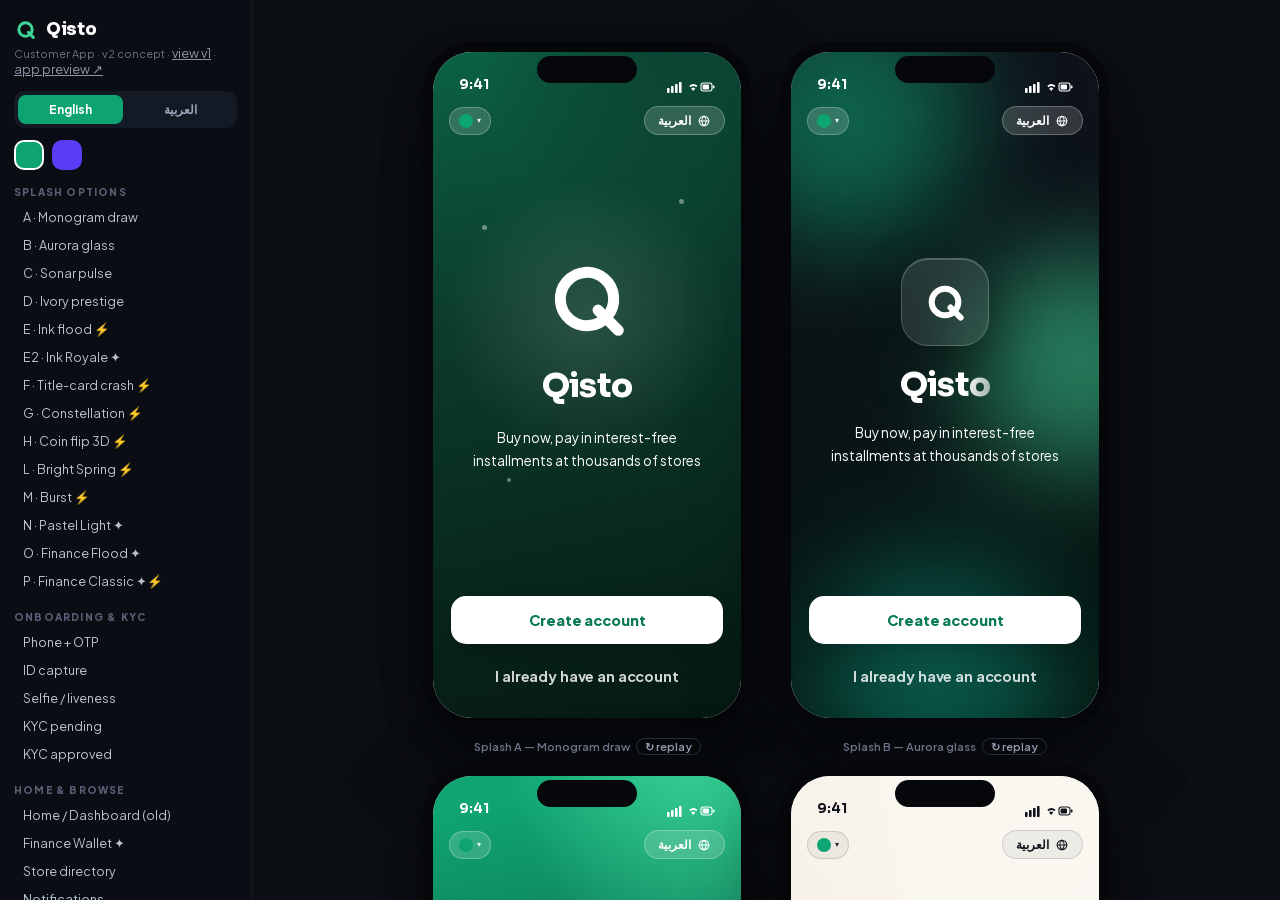
<file: v2.html>
<!DOCTYPE html>
<html lang="en">
<head>
<meta charset="UTF-8">
<meta name="viewport" content="width=device-width, initial-scale=1.0, viewport-fit=cover">
<meta name="theme-color" content="#06231B">
<title>Qisto — Customer App v2</title>
<link href="fonts/fonts.css" rel="stylesheet">
<style>
  :root{
    --brand:#0EA471; --brand2:#3ED598; --brand-d:#097A52; --brand-l:#E6F6EF;
    --hero1:#0B3A2C; --hero2:#04150F;
    --mint:#10B59A; --mint-l:#E2F7F3; --warn:#E8930C; --warn-l:#FDF1DD;
    --bad:#E5484D; --bad-l:#FDECEC;
    --ink:#10141D; --ink2:#414A5C; --mut:#8A92A6; --line:#E8EBF0; --bg:#F4F6F8; --card:#fff;
    --gold1:#D2AC66; --gold2:#F0DCAE;
    --r:20px;
    --sh:0 1px 2px rgba(16,20,30,.04), 0 8px 24px rgba(16,20,30,.06);
    --sh2:0 18px 44px rgba(8,12,20,.18);
    --lat:'Plus Jakarta Sans',-apple-system,'Segoe UI',Roboto,sans-serif;
    --disp:'Sora',var(--lat);
    --ar:'IBM Plex Sans Arabic','Geeza Pro',Tahoma,sans-serif;
  }
  body[data-theme="green"]{
    --brand:#0EA471; --brand2:#3ED598; --brand-d:#097A52; --brand-l:#E6F6EF;
    --hero1:#0B3A2C; --hero2:#04150F; --mint:#10B59A; --mint-l:#E2F7F3;
  }
  body[data-theme="violet"]{
    --brand:#5B3DF5; --brand2:#927DFF; --brand-d:#4630C9; --brand-l:#EFECFE;
    --hero1:#221A52; --hero2:#0C0823; --mint:#10D9A0; --mint-l:#E3FAF3;
  }
  body[data-theme="ocean"]{
    --brand:#2563EB; --brand2:#5B8DF8; --brand-d:#1B4FC4; --brand-l:#E9F0FE;
    --hero1:#16336E; --hero2:#060F24; --mint:#06B6D4; --mint-l:#E0F7FB;
  }
  body[data-theme="sunset"]{
    --brand:#F4623A; --brand2:#FF8E63; --brand-d:#C94A22; --brand-l:#FEECE4;
    --hero1:#5A2210; --hero2:#1E0A03; --mint:#0EA5A5; --mint-l:#E1F6F6;
  }
  *{box-sizing:border-box;margin:0;padding:0;-webkit-font-smoothing:antialiased;-webkit-tap-highlight-color:transparent}
  body{font-family:var(--lat);background:#0C0F14;color:var(--ink);display:flex;min-height:100vh}

  /* ============ dev chrome (sidebar + stage) ============ */
  .sidebar{width:252px;background:#0A0D13;color:#B9C0CF;padding:18px 14px;overflow-y:auto;height:100vh;position:sticky;top:0;flex-shrink:0;border-inline-end:1px solid #161B24}
  .sidebar h1{font-size:17px;color:#fff;font-weight:800;letter-spacing:-.02em;font-family:var(--disp);display:flex;align-items:center;gap:9px}
  .sidebar .sub{font-size:11px;color:#6B7384;margin:4px 0 14px}
  .sidebar .sub a{display:inline;padding:0;color:#8A93a6;text-decoration:underline}
  .langtog{display:flex;gap:6px;background:#141926;border-radius:11px;padding:4px;margin-bottom:12px}
  .langtog button{flex:1;border:none;background:transparent;color:#9AA3B8;font-size:12px;font-weight:700;padding:7px;border-radius:8px;cursor:pointer;font-family:inherit}
  .langtog button.on{background:var(--brand);color:#fff}
  .swatches{display:flex;gap:8px;margin-bottom:14px}
  .sw{width:30px;height:30px;border-radius:10px;border:2px solid transparent;cursor:pointer;padding:0}
  .sw.on{border-color:#fff}
  .sidebar .grp{font-size:10px;text-transform:uppercase;letter-spacing:.12em;color:#586075;margin:16px 0 5px;font-weight:800}
  .sidebar a{display:block;font-size:12.5px;color:#B9C0CF;padding:6px 9px;border-radius:8px;cursor:pointer;text-decoration:none}
  .sidebar a:hover{background:#171D2A;color:#fff}
  .sidebar a.active{background:var(--brand);color:#fff}
  .stage{flex:1;display:flex;flex-wrap:wrap;gap:38px 30px;align-items:flex-start;justify-content:center;padding:42px;overflow:auto;height:100vh}
  .scapt{position:absolute;bottom:-26px;left:0;width:100%;text-align:center;font-size:11px;color:#717A8E;font-weight:600}
  .scapt .rp{cursor:pointer;color:#9AA3B8;border:1px solid #2A3140;border-radius:10px;padding:1px 8px;margin-inline-start:6px}
  .scapt .rp:hover{color:#fff;border-color:#3C4456}

  /* app mode (client preview) */
  body.appmode{display:block}
  body.appmode .sidebar{display:none}
  body.appmode .stage{display:flex;flex-wrap:nowrap;align-items:center;justify-content:center;padding:0;height:100dvh;background:#0C0F14}
  body.appmode .scapt{display:none}
  @media(max-width:700px){
    body.appmode .phone{width:100vw;height:100dvh;border-radius:0;padding:0;background:none;box-shadow:none}
    body.appmode .island{display:none}
    body.appmode .screenwrap{border-radius:0}
    body.appmode .stat{padding-top:calc(8px + env(safe-area-inset-top));height:auto}
    body.appmode .nav{padding-bottom:calc(12px + env(safe-area-inset-bottom))}
  }

  /* native (APK / PWA standalone): real OS status bar replaces the fake one */
  body.native .stat{display:none}
  body.native .screen{padding-top:env(safe-area-inset-top,0px)}

  /* ============ phone frame ============ */
  .phone{width:328px;height:686px;background:#05070A;border-radius:48px;padding:10px;box-shadow:var(--sh2),0 34px 80px rgba(0,0,0,.55);flex-shrink:0;position:relative}
  .screenwrap{width:100%;height:100%;background:var(--bg);border-radius:39px;overflow:hidden;position:relative}
  .island{position:absolute;top:14px;left:50%;transform:translateX(-50%);width:100px;height:27px;background:#05070A;border-radius:16px;z-index:50}
  .screen{display:flex;flex-direction:column;height:100%;animation:scrIn .32s ease}
  .screen[dir="rtl"]{font-family:var(--ar)}
  .screen[dir="rtl"] .bk svg,.screen[dir="rtl"] .chev svg{transform:scaleX(-1)}
  @keyframes scrIn{from{opacity:0;transform:translateY(8px)}to{opacity:1;transform:none}}

  /* status bar */
  .stat{height:48px;display:flex;align-items:flex-end;justify-content:space-between;padding:0 26px 7px;font-size:13px;font-weight:700;flex-shrink:0;z-index:6;position:relative}
  .stat .tm{font-family:var(--disp);font-weight:700;font-size:13px}
  .stat.w{color:#fff}
  .screen[data-bg="brand"] .stat{color:#fff}
  .screen.dark{background:#0A0D13}

  /* ============ shared components ============ */
  .body{flex:1;overflow-y:auto;padding:16px 18px}
  .body::-webkit-scrollbar{width:0}
  .body>*{animation:up .5s cubic-bezier(.16,.84,.3,1) both}
  .body>*:nth-child(1){animation-delay:.02s}.body>*:nth-child(2){animation-delay:.07s}
  .body>*:nth-child(3){animation-delay:.12s}.body>*:nth-child(4){animation-delay:.17s}
  .body>*:nth-child(5){animation-delay:.22s}.body>*:nth-child(6){animation-delay:.26s}
  .body>*:nth-child(n+7){animation-delay:.3s}
  @keyframes up{from{opacity:0;transform:translateY(10px)}to{opacity:1;transform:none}}
  @keyframes fadeup{from{opacity:0;transform:translateY(12px)}to{opacity:1;transform:none}}

  .top{display:flex;align-items:center;justify-content:center;position:relative;padding:8px 18px 12px;flex-shrink:0}
  .top h2{font-size:16px;font-weight:800;letter-spacing:-.02em}
  .top.start{justify-content:flex-start}
  .top.start h2{font-size:20px}
  .bk{position:absolute;inset-inline-start:16px;top:3px;width:34px;height:34px;border-radius:50%;background:#fff;border:1px solid var(--line);display:flex;align-items:center;justify-content:center;cursor:pointer;color:var(--ink);box-shadow:0 1px 2px rgba(16,20,30,.05)}
  h1,h2,h3{letter-spacing:-.02em}
  h3{font-size:14.5px;font-weight:800;margin-bottom:9px}
  .sech{display:flex;justify-content:space-between;align-items:center;margin:4px 2px 10px}
  .sech h3{margin:0}
  .link{font-size:12px;font-weight:700;color:var(--brand);cursor:pointer}
  p.m{font-size:13px;color:var(--ink2);line-height:1.65}
  .sm{font-size:12px}
  .mut{color:var(--mut);font-weight:500} .b{font-weight:700} .center{text-align:center}
  .disp{font-family:var(--disp)}
  .big{font-size:25px;font-weight:800;letter-spacing:-.03em;font-family:var(--disp)}
  .big small{font-size:13px;font-weight:700;opacity:.75;letter-spacing:0}

  .card{background:var(--card);border:1px solid var(--line);border-radius:var(--r);padding:16px;box-shadow:var(--sh);margin-bottom:12px}
  .card.soft{background:#FBFCFD;box-shadow:none}
  .card.press{cursor:pointer;transition:transform .12s}
  .card.press:active{transform:scale(.985)}

  .btn{display:flex;align-items:center;justify-content:center;gap:8px;width:100%;background:linear-gradient(140deg,var(--brand2) -40%,var(--brand) 55%,var(--brand-d) 130%);color:#fff;border:none;padding:15px;border-radius:15px;font-size:14.5px;font-weight:800;cursor:pointer;text-align:center;text-decoration:none;font-family:inherit;box-shadow:0 10px 22px rgba(10,16,24,.18);letter-spacing:-.01em;transition:transform .12s}
  .btn:active{transform:translateY(1px) scale(.985)}
  .btn.sec{background:var(--brand-l);color:var(--brand-d);box-shadow:none}
  .btn.gho{background:transparent;color:var(--mut);box-shadow:none;font-weight:700}
  .btn.gho.w{color:rgba(255,255,255,.82)}
  .btn.lite{background:#fff;color:var(--brand-d);box-shadow:0 10px 26px rgba(0,0,0,.18)}
  .btn.inkb{background:var(--ink);box-shadow:0 10px 22px rgba(16,20,29,.2)}
  .btn.danger{background:linear-gradient(140deg,#FF7A6E -30%,var(--bad) 60%)}
  .ftr{padding:12px 18px 18px;flex-shrink:0}
  .ftr .btn+.btn{margin-top:8px}

  .pill{display:inline-flex;align-items:center;gap:6px;font-size:11px;font-weight:800;padding:5px 11px;border-radius:20px;letter-spacing:0}
  .pill .dt{width:6px;height:6px;border-radius:50%;background:currentColor;flex-shrink:0}
  .pill .dt.pul{animation:pulse 1.5s ease-in-out infinite}
  @keyframes pulse{0%,100%{opacity:1}50%{opacity:.25}}
  .pill.ok{background:var(--mint-l);color:#078066} .pill.warn{background:var(--warn-l);color:#B36F03}
  .pill.bad{background:var(--bad-l);color:#D03338} .pill.b{background:var(--brand-l);color:var(--brand-d)}

  .row{display:flex;justify-content:space-between;align-items:center;font-size:13.5px;padding:10px 0;font-weight:500;gap:10px}
  .row+.row{border-top:1px solid var(--line)}

  .field{display:flex;align-items:center;gap:10px;background:#fff;border:1.5px solid var(--line);border-radius:14px;padding:13px 14px;font-size:13.5px;margin-bottom:10px;color:var(--mut);font-weight:600}
  .field.filled{color:var(--ink);font-weight:700}
  .field .fic{color:var(--mut);flex-shrink:0;display:flex}

  .otp{display:flex;gap:8px;margin:8px 0 14px}
  .otp b{flex:1;height:50px;border-radius:13px;background:#fff;border:1.5px solid var(--line);display:flex;align-items:center;justify-content:center;font-size:19px;font-weight:700;font-family:var(--disp);color:var(--ink)}
  .otp b.a{border-color:var(--brand);box-shadow:0 0 0 3px var(--brand-l)}
  .caret{width:2px;height:20px;background:var(--brand);border-radius:2px;animation:blink 1s steps(2) infinite}
  @keyframes blink{50%{opacity:0}}

  .iconbtn{position:relative;width:40px;height:40px;border-radius:50%;background:#fff;border:1px solid var(--line);display:flex;align-items:center;justify-content:center;cursor:pointer;color:var(--ink);box-shadow:0 1px 2px rgba(16,20,30,.05)}
  .reddot{position:absolute;top:9px;inset-inline-end:10px;width:8px;height:8px;background:var(--bad);border-radius:50%;border:1.5px solid #fff}
  .avatar{width:42px;height:42px;border-radius:50%;background:linear-gradient(140deg,var(--brand2),var(--brand) 75%);color:#fff;display:flex;align-items:center;justify-content:center;font-weight:800;font-family:var(--disp);font-size:16px;flex-shrink:0;box-shadow:0 4px 10px rgba(10,16,24,.16)}
  .hrow{display:flex;justify-content:space-between;align-items:center;margin-bottom:14px}
  .hgreet{display:flex;align-items:center;gap:11px}
  .hgreet h2{font-size:17px}

  /* credit card */
  .creditcard{position:relative;overflow:hidden;border-radius:24px;padding:19px 19px 17px;color:#fff;margin-bottom:13px;background:radial-gradient(140% 110% at 90% -20%,var(--brand2) 0%,transparent 50%),linear-gradient(150deg,var(--brand) 25%,var(--brand-d) 90%);box-shadow:0 16px 34px rgba(10,16,24,.2)}
  .creditcard .lab{font-size:11px;opacity:.85;font-weight:600;letter-spacing:.02em}
  .creditcard .wm{position:absolute;inset-inline-end:-24px;bottom:-32px;opacity:.1;transform:rotate(-14deg);pointer-events:none}
  .creditcard .shine{position:absolute;top:-10%;bottom:-10%;width:55%;background:linear-gradient(100deg,transparent,rgba(255,255,255,.18),transparent);transform:skewX(-18deg) translateX(-260%);animation:shine 1.5s .7s cubic-bezier(.4,0,.2,1) forwards;pointer-events:none}
  @keyframes shine{to{transform:skewX(-18deg) translateX(340%)}}
  .ccrow{display:flex;justify-content:space-between;align-items:center;margin-bottom:13px}
  .ccfoot{display:flex;justify-content:space-between;font-size:10.5px;opacity:.85;font-weight:600}
  .lvlbadge{background:rgba(255,255,255,.2);border:1px solid rgba(255,255,255,.22);font-size:10px;font-weight:800;padding:4px 11px;border-radius:20px;letter-spacing:.08em;font-family:var(--disp)}
  .bar{height:7px;background:rgba(255,255,255,.26);border-radius:6px;margin:10px 0 7px;overflow:hidden}
  .bar i{display:block;height:100%;background:#fff;border-radius:6px;transform-origin:left;animation:grow .9s .4s cubic-bezier(.2,.7,.2,1) both}
  .screen[dir="rtl"] .bar i{transform-origin:right}
  @keyframes grow{from{transform:scaleX(0)}}
  .bar.lt{background:var(--line)} .bar.lt i{background:var(--brand)}

  /* quick actions */
  .qa{display:grid;grid-template-columns:repeat(4,1fr);gap:9px;margin:0 0 13px}
  .qit{background:#fff;border:1px solid var(--line);border-radius:16px;padding:11px 4px 9px;display:flex;flex-direction:column;align-items:center;gap:6px;font-size:10.5px;font-weight:700;color:var(--ink2);cursor:pointer;box-shadow:var(--sh);transition:transform .12s}
  .qit:active{transform:scale(.94)}
  .qit .qic{width:33px;height:33px;border-radius:11px;background:var(--brand-l);color:var(--brand-d);display:flex;align-items:center;justify-content:center}

  .banner{display:flex;gap:11px;align-items:center;border-radius:16px;padding:12px 14px;margin-bottom:13px;font-size:12.5px}
  .banner .bic{width:34px;height:34px;border-radius:11px;background:rgba(255,255,255,.7);display:flex;align-items:center;justify-content:center;flex-shrink:0}
  .banner.okb{background:var(--mint-l);color:#0A6E58}
  .banner.wb{background:var(--warn-l);color:#8A5803}
  .banner.bb{background:var(--bad-l);color:#B02A2F}

  .empty{border:1.5px dashed #D5DAE2;border-radius:18px;padding:24px 18px;text-align:center;color:var(--mut);background:#FBFCFD}
  .empty .eic{width:44px;height:44px;border-radius:14px;background:var(--brand-l);color:var(--brand-d);display:flex;align-items:center;justify-content:center;margin:0 auto 10px}

  .chips{display:flex;gap:7px;margin-bottom:14px;flex-wrap:wrap}
  .chip{font-size:11.5px;font-weight:700;padding:7px 13px;border-radius:20px;background:#fff;border:1.5px solid var(--line);color:var(--mut);cursor:pointer}
  .chip.on{background:var(--brand);border-color:var(--brand);color:#fff;box-shadow:0 4px 10px rgba(10,16,24,.14)}

  .store{display:flex;gap:12px;align-items:center;background:#fff;border:1px solid var(--line);border-radius:16px;padding:12px;margin-bottom:9px;box-shadow:var(--sh);cursor:pointer;transition:transform .12s}
  .store:active{transform:scale(.985)}
  .slogo{width:42px;height:42px;border-radius:13px;display:flex;align-items:center;justify-content:center;flex-shrink:0}
  .chev{color:#C2C8D4;display:flex}

  .notif{display:flex;gap:12px;padding:12px 2px;border-bottom:1px solid var(--line);font-size:12.5px;align-items:flex-start}
  .notif .ic{width:38px;height:38px;border-radius:12px;display:flex;align-items:center;justify-content:center;flex-shrink:0}

  .conf{font-size:13px;display:flex;gap:10px;align-items:flex-start;padding:9px 0;line-height:1.55}
  .ck{width:22px;height:22px;background:var(--brand);border-radius:7px;flex-shrink:0;display:flex;align-items:center;justify-content:center;color:#fff}

  .upbox{border:1.5px dashed #C9CFDA;border-radius:18px;padding:26px 16px;text-align:center;color:var(--mut);font-size:12.5px;background:#FBFCFD;font-weight:600;line-height:1.7;cursor:pointer}
  .upbox .uic{width:46px;height:46px;border-radius:15px;background:var(--brand-l);color:var(--brand-d);display:flex;align-items:center;justify-content:center;margin:0 auto 10px}

  .vcopy{display:flex;align-items:center;gap:7px;font-weight:700}
  .cpy{width:26px;height:26px;border-radius:8px;background:var(--brand-l);color:var(--brand-d);display:flex;align-items:center;justify-content:center;cursor:pointer;flex-shrink:0}

  /* timeline */
  .timeline .step{display:flex;gap:12px;padding-bottom:18px;position:relative;align-items:flex-start}
  .timeline .step:last-child{padding-bottom:2px}
  .timeline .dot{width:26px;height:26px;border-radius:50%;display:flex;align-items:center;justify-content:center;font-size:12px;font-weight:800;flex-shrink:0;z-index:2;font-family:var(--disp)}
  .timeline .step:not(:last-child)::before{content:'';position:absolute;inset-inline-start:12px;top:27px;bottom:3px;width:2px;background:var(--line)}
  .dot.done{background:var(--mint);color:#fff}
  .dot.cur{background:var(--brand);color:#fff;box-shadow:0 0 0 4px var(--brand-l);animation:pulse 2.2s ease-in-out infinite}
  .dot.todo{background:#EEF1F5;color:var(--mut)}

  /* schedule mini-rail */
  .sched{position:relative;padding:2px 0}
  .sched::before{content:'';position:absolute;inset-inline-start:5px;top:12px;bottom:12px;width:2px;background:var(--line)}
  .srow{display:flex;align-items:center;gap:11px;padding:7px 0;font-size:13px}
  .sdot{width:12px;height:12px;border-radius:50%;background:#fff;border:2.5px solid #D5DAE2;z-index:1;flex-shrink:0}
  .sdot.on{border-color:var(--brand);background:var(--brand-l)}
  .sdate{color:var(--mut);font-weight:600;width:52px;flex-shrink:0}
  .samt{font-weight:700;flex:1}

  /* hero (brand) screens */
  .screen[data-bg="brand"]{background:radial-gradient(120% 80% at 85% -10%,var(--brand2) 0%,transparent 52%),radial-gradient(90% 60% at -10% 108%,var(--brand-d) 0%,transparent 55%),linear-gradient(168deg,var(--brand) 5%,var(--hero1) 62%,var(--hero2) 118%)}
  .hero{flex:1;display:flex;flex-direction:column;justify-content:center;align-items:center;color:#fff;text-align:center;padding:30px;position:relative;z-index:3}
  .hero>*{animation:fadeup .55s cubic-bezier(.16,.84,.3,1) both}
  .hero>*:nth-child(1){animation-delay:.05s}.hero>*:nth-child(2){animation-delay:.14s}
  .hero>*:nth-child(3){animation-delay:.23s}.hero>*:nth-child(4){animation-delay:.32s}
  .hero>*:nth-child(5){animation-delay:.41s}
  .hero h1{font-size:24px;font-weight:800;font-family:var(--disp)}
  .glass{background:rgba(255,255,255,.12);backdrop-filter:blur(10px);border:1px solid rgba(255,255,255,.16);border-radius:20px}
  .gbadge{width:84px;height:84px;border-radius:26px;display:flex;align-items:center;justify-content:center;margin:0 auto 18px;color:#fff}
  .grain{position:absolute;inset:0;pointer-events:none;opacity:.06;mix-blend-mode:overlay;background-image:url("data:image/svg+xml,%3Csvg xmlns='http://www.w3.org/2000/svg' width='140' height='140'%3E%3Cfilter id='n'%3E%3CfeTurbulence type='fractalNoise' baseFrequency='0.85' numOctaves='2' stitchTiles='stitch'/%3E%3C/filter%3E%3Crect width='140' height='140' filter='url(%23n)'/%3E%3C/svg%3E")}

  /* success / fail marks */
  .okmark{width:84px;height:84px;margin:0 auto 18px;display:block}
  .okmark .c{stroke:rgba(255,255,255,.95);stroke-width:4.5;fill:rgba(255,255,255,.1);stroke-dasharray:176;stroke-dashoffset:176;animation:draw .7s .15s cubic-bezier(.6,0,.3,1) forwards}
  .okmark .k{stroke:#fff;stroke-width:5.5;stroke-linecap:round;stroke-linejoin:round;fill:none;stroke-dasharray:40;stroke-dashoffset:40;animation:draw .45s .85s cubic-bezier(.2,.7,.3,1) forwards}
  @keyframes draw{to{stroke-dashoffset:0}}
  .xmark{width:78px;height:78px;margin:0 auto 16px;display:block}
  .xmark .c{stroke:var(--bad);stroke-width:4.5;fill:var(--bad-l);stroke-dasharray:176;stroke-dashoffset:176;animation:draw .7s .1s cubic-bezier(.6,0,.3,1) forwards}
  .xmark .k{stroke:var(--bad);stroke-width:5.5;stroke-linecap:round;fill:none;stroke-dasharray:30;stroke-dashoffset:30;animation:draw .4s .75s cubic-bezier(.2,.7,.3,1) forwards}

  .spinner{width:54px;height:54px;border-radius:50%;border:4px solid var(--brand-l);border-top-color:var(--brand);animation:rot .9s linear infinite;margin:0 auto 16px}
  @keyframes rot{to{transform:rotate(360deg)}}

  .badge{width:84px;height:84px;border-radius:26px;display:flex;align-items:center;justify-content:center;margin:0 auto 16px}

  /* scan screen */
  .scanview{flex:1;background:linear-gradient(175deg,#10141C, #07090E);display:flex;flex-direction:column;align-items:center;justify-content:center;color:#fff;position:relative}
  .scanbox{width:198px;height:198px;border-radius:26px;position:relative;background:rgba(255,255,255,.03)}
  .scanbox span{position:absolute;width:28px;height:28px;border:3.5px solid var(--brand2)}
  .scanbox .tl{top:0;left:0;border-right:0;border-bottom:0;border-radius:13px 0 0 0}
  .scanbox .tr{top:0;right:0;border-left:0;border-bottom:0;border-radius:0 13px 0 0}
  .scanbox .bl{bottom:0;left:0;border-right:0;border-top:0;border-radius:0 0 0 13px}
  .scanbox .br{bottom:0;right:0;border-left:0;border-top:0;border-radius:0 0 13px 0}
  .scanbox .ln{position:absolute;left:12px;right:12px;top:12px;height:2.5px;border-radius:3px;background:var(--brand2);box-shadow:0 0 18px var(--brand2);animation:scanl 2.3s ease-in-out infinite alternate}
  @keyframes scanl{to{transform:translateY(172px)}}
  .scanhint{margin-top:24px;font-size:12.5px;opacity:.6;padding:0 38px;text-align:center;line-height:1.6}

  /* selfie */
  .selring{position:relative;width:206px;height:206px;margin:10px auto}
  .selring::before{content:'';position:absolute;inset:-11px;border:2px dashed var(--brand2);border-radius:50%;animation:rot 16s linear infinite}
  .selring .ph{position:absolute;inset:0;border-radius:50%;background:linear-gradient(175deg,#171C26,#0A0D13);display:flex;align-items:center;justify-content:center;color:#5A6478}

  /* nav */
  .nav{display:flex;align-items:flex-end;background:rgba(255,255,255,.95);backdrop-filter:blur(16px);border-top:1px solid var(--line);flex-shrink:0;padding:7px 4px 11px}
  .nav .tab{flex:1;display:flex;flex-direction:column;align-items:center;gap:3px;font-size:9.5px;color:var(--mut);cursor:pointer;font-weight:700}
  .nav .tab .tic{display:flex;align-items:center;justify-content:center;width:46px;height:27px;border-radius:14px;color:inherit;transition:background .2s}
  .nav .tab.active{color:var(--brand-d)}
  .nav .tab.active .tic{background:var(--brand-l)}
  .nav .scanwrap{flex:1;display:flex;justify-content:center;cursor:pointer}
  .scanbtn{width:54px;height:54px;margin-top:-31px;border-radius:50%;background:linear-gradient(140deg,var(--brand2),var(--brand) 70%);border:4px solid #fff;color:#fff;display:flex;align-items:center;justify-content:center;box-shadow:0 10px 22px rgba(10,16,24,.3);transition:transform .12s}
  .scanwrap:active .scanbtn{transform:scale(.92)}

  /* level-up sparkles */
  .sprk{position:absolute;color:rgba(255,255,255,.85);opacity:0;animation:risefx 2.8s ease-out infinite;pointer-events:none}
  @keyframes risefx{0%{opacity:0;transform:translateY(26px) scale(.5)}22%{opacity:.95}100%{opacity:0;transform:translateY(-95px) scale(1.15)}}
  .lvlmorph{display:flex;align-items:center;gap:9px;justify-content:center}
  .lvlmorph .old{opacity:0;animation:lvOld .6s .5s forwards}
  .lvlmorph .arr{opacity:0;animation:fadeup .4s .9s forwards;display:flex;color:rgba(255,255,255,.8)}
  .lvlmorph .new{opacity:0;background:#fff;color:var(--brand-d);border-color:#fff;animation:lvNew .55s 1.15s cubic-bezier(.18,1.3,.3,1) forwards}
  @keyframes lvOld{from{opacity:0;transform:translateY(8px)}to{opacity:.55;transform:none}}
  @keyframes lvNew{from{opacity:0;transform:scale(.5)}to{opacity:1;transform:scale(1)}}

  /* ============ splash screens ============ */
  .sp{position:relative;overflow:hidden;color:#fff}
  .sptop{display:flex;justify-content:space-between;align-items:center;gap:10px;padding:6px 16px;position:relative;z-index:8}
  .sp-center{flex:1;display:flex;flex-direction:column;align-items:center;justify-content:center;text-align:center;padding:28px;position:relative;z-index:4}
  .sp-tag{opacity:0;font-size:13.5px;line-height:1.7;margin-top:16px;max-width:235px;animation:fadeup .7s both}
  .sp-ctas{position:relative;z-index:5}
  .sp-ctas .btn{opacity:0;animation:fadeup .6s both}
  .wordmark{display:flex;direction:ltr;overflow:hidden;margin-top:20px;padding-bottom:4px}
  .wordmark b{font-family:var(--disp);font-weight:800;font-size:33px;letter-spacing:-.02em;display:inline-block;transform:translateY(115%);animation:lrise .55s cubic-bezier(.2,.7,.2,1) forwards}
  @keyframes lrise{to{transform:none}}
  .cpick{position:relative}
  .cpick-btn{display:flex;align-items:center;gap:4px;background:rgba(255,255,255,.16);border:1px solid rgba(255,255,255,.26);border-radius:20px;padding:6px 9px;cursor:pointer;color:#fff;line-height:0}
  .carr{font-size:8px;opacity:.9}
  .cdot{width:14px;height:14px;border-radius:50%;display:inline-block;border:none;padding:0}
  .cmenu{position:absolute;top:36px;inset-inline-start:0;background:#fff;border-radius:16px;padding:9px;display:none;box-shadow:0 14px 32px rgba(0,0,0,.3);z-index:70}
  .cmenu.open{display:flex;gap:9px}
  .cmenu .cdot.pick{width:26px;height:26px;cursor:pointer;border:2px solid #fff;box-shadow:0 0 0 1.5px #E6E6F0}
  .langpill{display:flex;align-items:center;gap:6px;background:rgba(255,255,255,.16);border:1px solid rgba(255,255,255,.26);color:#fff;font-size:12px;font-weight:700;padding:6px 13px;border-radius:20px;cursor:pointer}

  /* A — monogram draw */
  .spA{background:radial-gradient(130% 90% at 82% -15%,var(--hero1) 0%,transparent 55%),linear-gradient(168deg,var(--brand-d) -25%,var(--hero1) 38%,var(--hero2) 105%)}
  .spA .sp-glow{position:absolute;width:330px;height:330px;left:50%;top:40%;transform:translate(-50%,-50%);background:radial-gradient(circle,rgba(255,255,255,.13),transparent 62%);animation:breathe 5.5s ease-in-out 1.6s infinite;pointer-events:none}
  @keyframes breathe{0%,100%{opacity:.7;transform:translate(-50%,-50%) scale(1)}50%{opacity:1;transform:translate(-50%,-50%) scale(1.12)}}
  .qd-ring{stroke-dasharray:183;stroke-dashoffset:183;animation:draw 1s .3s cubic-bezier(.55,0,.3,1) forwards}
  .qd-tail{stroke-dasharray:33;stroke-dashoffset:33;animation:draw .35s 1.25s cubic-bezier(.2,.7,.3,1) forwards}
  .spA .sp-tag{animation-delay:1.85s}
  .spA .sp-ctas .btn:nth-child(1){animation-delay:2.05s}
  .spA .sp-ctas .btn:nth-child(2){animation-delay:2.18s}
  .pt{position:absolute;width:5px;height:5px;border-radius:50%;background:rgba(255,255,255,.4);animation:floaty 7s ease-in-out infinite;pointer-events:none}
  @keyframes floaty{0%,100%{transform:translateY(0);opacity:.35}50%{transform:translateY(-22px);opacity:.8}}

  /* B — aurora glass */
  .spB{background:linear-gradient(175deg,#0D1119 10%,var(--hero2) 100%)}
  .blob{position:absolute;border-radius:50%;filter:blur(54px);opacity:.55;pointer-events:none}
  .blob.b1{width:250px;height:250px;background:var(--brand);top:-60px;inset-inline-start:-70px;animation:drift1 11s ease-in-out infinite alternate}
  .blob.b2{width:220px;height:220px;background:var(--brand2);top:30%;inset-inline-end:-90px;animation:drift2 13s ease-in-out infinite alternate}
  .blob.b3{width:240px;height:240px;background:var(--mint);bottom:-80px;inset-inline-start:8%;animation:drift3 12s ease-in-out infinite alternate;opacity:.4}
  @keyframes drift1{to{transform:translate(46px,52px) scale(1.18)}}
  @keyframes drift2{to{transform:translate(-56px,-34px) scale(1.12)}}
  @keyframes drift3{to{transform:translate(40px,-48px) scale(1.22)}}
  .gtile{width:88px;height:88px;border-radius:27px;background:rgba(255,255,255,.1);backdrop-filter:blur(12px);border:1px solid rgba(255,255,255,.2);display:flex;align-items:center;justify-content:center;color:#fff;box-shadow:0 22px 50px rgba(0,0,0,.35),inset 0 1px 0 rgba(255,255,255,.22);opacity:0;animation:pop .9s .25s cubic-bezier(.18,1.25,.3,1) forwards}
  @keyframes pop{from{opacity:0;transform:scale(.55) translateY(16px)}to{opacity:1;transform:none}}
  .shimmer{font-family:var(--disp);font-size:33px;font-weight:800;letter-spacing:-.02em;margin-top:18px;background:linear-gradient(100deg,#fff 32%,rgba(255,255,255,.4) 50%,#fff 68%);background-size:230% 100%;-webkit-background-clip:text;background-clip:text;color:transparent;opacity:0;animation:fadeup .6s .75s both,sheen 3.4s 1.6s ease-in-out infinite}
  @keyframes sheen{0%{background-position:125% 0}100%{background-position:-125% 0}}
  .spB .sp-tag{animation-delay:1.05s}
  .spB .sp-ctas .btn:nth-child(1){animation-delay:1.3s}
  .spB .sp-ctas .btn:nth-child(2){animation-delay:1.42s}

  /* C — sonar pulse */
  .spC{background:radial-gradient(120% 80% at 85% -10%,var(--brand2) 0%,transparent 52%),linear-gradient(168deg,var(--brand) 5%,var(--hero1) 70%,var(--hero2) 120%)}
  .sonarwrap{position:relative;width:190px;height:190px;display:flex;align-items:center;justify-content:center}
  .ring{position:absolute;inset:48px;border:1.5px solid rgba(255,255,255,.55);border-radius:50%;opacity:0;animation:sonar 2.7s cubic-bezier(.2,.6,.4,1) infinite}
  .ring.r2{animation-delay:.9s}.ring.r3{animation-delay:1.8s}
  @keyframes sonar{0%{opacity:0;transform:scale(.55)}18%{opacity:.85}100%{opacity:0;transform:scale(2.05)}}
  .orbit{position:absolute;inset:14px;animation:rot 7s linear infinite;pointer-events:none}
  .orbit i{position:absolute;top:-4px;left:50%;width:8px;height:8px;margin-left:-4px;border-radius:50%;background:#fff;box-shadow:0 0 14px rgba(255,255,255,.95)}
  .ctile{width:86px;height:86px;border-radius:26px;background:#fff;color:var(--brand);display:flex;align-items:center;justify-content:center;box-shadow:0 18px 42px rgba(0,0,0,.32);animation:tileBr 3.4s ease-in-out infinite}
  @keyframes tileBr{0%,100%{transform:scale(1)}50%{transform:scale(1.05)}}
  .spC .wordmark b{animation-delay:.5s}
  .spC .sp-tag{animation-delay:.95s}
  .spC .sp-ctas .btn:nth-child(1){animation-delay:1.2s}
  .spC .sp-ctas .btn:nth-child(2){animation-delay:1.32s}

  /* D — ivory prestige */
  .spD{background:#FAF7F1;color:var(--ink)}
  .spD .silk{position:absolute;inset:-55%;background:conic-gradient(from 0deg,transparent 8%,rgba(14,164,113,.06) 22%,transparent 42%,rgba(16,20,29,.04) 60%,transparent 78%,rgba(210,172,102,.07) 90%,transparent 100%);animation:rot 16s linear infinite;pointer-events:none}
  .spD .cpick-btn,.spD .langpill{background:rgba(16,20,29,.05);border-color:rgba(16,20,29,.14);color:var(--ink)}
  .dtile{width:84px;height:84px;border-radius:25px;background:linear-gradient(150deg,var(--brand-d) -10%,var(--hero1) 55%,var(--hero2) 130%);color:#fff;display:flex;align-items:center;justify-content:center;box-shadow:0 20px 42px rgba(16,20,29,.22),inset 0 1px 0 rgba(255,255,255,.25);border:1px solid rgba(210,172,102,.35);opacity:0;animation:pop .85s .25s cubic-bezier(.18,1.25,.3,1) forwards}
  .trackin{font-family:var(--disp);font-weight:800;font-size:27px;color:var(--ink);letter-spacing:.42em;text-indent:.42em;margin-top:22px;opacity:0;animation:track 1.1s .85s cubic-bezier(.2,.7,.2,1) forwards}
  @keyframes track{to{letter-spacing:.1em;text-indent:.1em;opacity:1}}
  .goldline{width:54px;height:2px;border-radius:2px;margin-top:13px;background:linear-gradient(90deg,var(--gold1),var(--gold2));transform:scaleX(0);animation:gline .6s 1.7s cubic-bezier(.2,.7,.2,1) forwards}
  @keyframes gline{to{transform:scaleX(1)}}
  .spD .sp-tag{color:var(--ink2);opacity:0;animation-delay:1.95s}
  .spD .sp-ctas .btn:nth-child(1){animation-delay:2.15s}
  .spD .sp-ctas .btn:nth-child(2){animation-delay:2.28s}

  /* shared dramatic bits */
  .swave{position:absolute;left:50%;top:50%;width:100%;height:100%;border:2px solid rgba(255,255,255,.65);border-radius:50%;opacity:0;pointer-events:none;transform:translate(-50%,-50%) scale(1);animation:swaveFx 1s cubic-bezier(.2,.6,.4,1) forwards}
  @keyframes swaveFx{0%{opacity:.85;transform:translate(-50%,-50%) scale(1)}100%{opacity:0;transform:translate(-50%,-50%) scale(2.7)}}
  .spop{position:absolute;color:#fff;opacity:0;animation:spopFx .75s ease-out forwards;pointer-events:none}
  @keyframes spopFx{0%{opacity:0;transform:scale(.2) rotate(0deg)}40%{opacity:1;transform:scale(1.2) rotate(16deg)}100%{opacity:0;transform:scale(.55) rotate(32deg)}}

  /* E — ink flood */
  .spE{background:#07090E}
  .spE .flood{position:absolute;left:50%;top:44%;width:1340px;height:1340px;margin:-670px 0 0 -670px;border-radius:50%;background:radial-gradient(circle at 40% 34%,var(--brand2) 0%,var(--brand) 40%,var(--brand-d) 74%,var(--hero2) 100%);transform:scale(0);animation:floodIn .95s .15s cubic-bezier(.25,.8,.3,1.05) forwards;z-index:1}
  @keyframes floodIn{to{transform:scale(1)}}
  .spE .flash{position:absolute;inset:0;background:#fff;opacity:0;animation:flashFx .5s .95s ease-out;z-index:6;pointer-events:none}
  @keyframes flashFx{0%{opacity:0}22%{opacity:.3}100%{opacity:0}}
  .epod{position:relative;display:flex;align-items:center;justify-content:center}
  .etile{width:88px;height:88px;border-radius:27px;background:#fff;color:var(--brand);display:flex;align-items:center;justify-content:center;box-shadow:0 18px 50px rgba(0,0,0,.42);transform:scale(0);animation:punchIn .55s .9s cubic-bezier(.18,1.7,.3,1) forwards}
  @keyframes punchIn{to{transform:scale(1)}}
  .spE .wordmark{overflow:visible}
  .spE .wordmark b{animation:slamIn .55s cubic-bezier(.2,.8,.3,1) both}
  @keyframes slamIn{from{opacity:0;transform:translateY(26px) scale(1.5);filter:blur(10px)}to{opacity:1;transform:none;filter:blur(0)}}
  .spE .sp-tag{animation-delay:1.9s}
  .spE .sp-ctas .btn:nth-child(1){animation-delay:2.1s}
  .spE .sp-ctas .btn:nth-child(2){animation-delay:2.22s}

  /* F — cinematic title card */
  .spF{background:radial-gradient(130% 90% at 50% 118%,var(--hero1) 0%,transparent 52%),linear-gradient(180deg,#07090E 0%,#0C1118 55%,#07090E 100%)}
  .spF .sp-center{animation:shakeFx .42s 1.02s cubic-bezier(.36,.07,.19,.97) both}
  @keyframes shakeFx{0%,100%{transform:translate(0,0)}20%{transform:translate(-6px,4px)}40%{transform:translate(5px,-3px)}60%{transform:translate(-4px,2px)}80%{transform:translate(2px,-1px)}}
  .fpod{position:relative;display:flex;align-items:center;justify-content:center}
  .fq{color:#fff;opacity:0;transform:scale(7);filter:blur(18px);animation:crashIn .8s .25s cubic-bezier(.32,0,.2,1) forwards;position:relative;z-index:2}
  @keyframes crashIn{55%{filter:blur(5px)}100%{opacity:1;transform:scale(1);filter:blur(0)}}
  .fglow{position:absolute;left:50%;top:64%;width:250px;height:95px;transform:translate(-50%,-50%);background:radial-gradient(50% 50% at 50% 50%,var(--brand2),transparent 72%);opacity:0;filter:blur(16px);animation:fglowIn .7s 1.02s ease-out forwards;z-index:1}
  @keyframes fglowIn{to{opacity:.5}}
  .fburst i{position:absolute;left:50%;top:50%;width:6px;height:6px;margin:-3px;border-radius:50%;background:var(--brand2);box-shadow:0 0 10px var(--brand2);opacity:0;animation:burstFx .75s 1.02s cubic-bezier(.15,.7,.35,1) forwards}
  @keyframes burstFx{0%{opacity:1;transform:translate(0,0) scale(1)}100%{opacity:0;transform:translate(var(--dx),var(--dy)) scale(.2)}}
  .spF .wordmark{overflow:visible}
  .spF .wordmark b{animation:sideIn .55s cubic-bezier(.2,.8,.3,1) both}
  @keyframes sideIn{from{opacity:0;transform:translateX(var(--fx,60px));filter:blur(8px)}to{opacity:1;transform:none;filter:blur(0)}}
  .spF .sp-tag{animation-delay:1.85s}
  .spF .sp-ctas .btn:nth-child(1){animation-delay:2.05s}
  .spF .sp-ctas .btn:nth-child(2){animation-delay:2.17s}

  /* G — constellation */
  .spG{background:radial-gradient(110% 70% at 50% -5%,#0E2018 0%,#070B0D 65%)}
  .star{position:absolute;width:3px;height:3px;border-radius:50%;background:rgba(255,255,255,.8);animation:twinkle 3.2s ease-in-out infinite}
  @keyframes twinkle{0%,100%{opacity:.12}50%{opacity:.85}}
  .gpod{position:relative;width:88px;height:88px;display:flex;align-items:center;justify-content:center}
  .cv{position:absolute;left:50%;top:50%;width:7px;height:7px;margin:-3.5px;border-radius:50%;background:var(--brand2);box-shadow:0 0 12px var(--brand2);opacity:0;animation:convergeFx 1s cubic-bezier(.5,0,.25,1) forwards}
  @keyframes convergeFx{0%{opacity:0;transform:translate(var(--sx),var(--sy)) scale(.5)}22%{opacity:1}88%{opacity:.9}100%{opacity:0;transform:translate(0,0) scale(.25)}}
  .gburst{position:absolute;left:50%;top:50%;width:170px;height:170px;margin:-85px;border-radius:50%;background:radial-gradient(circle,rgba(255,255,255,.7),transparent 62%);opacity:0;transform:scale(.2);filter:blur(4px);animation:gburstFx .7s 1.18s cubic-bezier(.2,.7,.3,1) forwards;pointer-events:none}
  @keyframes gburstFx{0%{opacity:0;transform:scale(.2)}30%{opacity:.9}100%{opacity:0;transform:scale(1.7)}}
  .gtile2{width:88px;height:88px;border-radius:27px;background:linear-gradient(150deg,rgba(255,255,255,.18),rgba(255,255,255,.05));border:1px solid rgba(255,255,255,.3);backdrop-filter:blur(8px);display:flex;align-items:center;justify-content:center;color:#fff;opacity:0;filter:blur(9px);transform:scale(.55);animation:matFx .65s 1.3s cubic-bezier(.2,1.2,.3,1) forwards;box-shadow:0 0 60px color-mix(in srgb,var(--brand2) 35%,transparent),0 18px 44px rgba(0,0,0,.45)}
  @keyframes matFx{to{opacity:1;filter:blur(0);transform:scale(1)}}
  .spG .sp-tag{animation-delay:2.1s}
  .spG .sp-ctas .btn:nth-child(1){animation-delay:2.3s}
  .spG .sp-ctas .btn:nth-child(2){animation-delay:2.42s}

  /* H — coin flip 3D */
  .spH{background:radial-gradient(130% 100% at 50% -25%,var(--hero1) 0%,#07090E 62%)}
  .hstage{perspective:760px}
  .hpod{position:relative;display:flex;align-items:center;justify-content:center}
  .coin{width:92px;height:92px;border-radius:28px;background:linear-gradient(150deg,var(--brand2) -25%,var(--brand) 45%,var(--brand-d) 115%);display:flex;align-items:center;justify-content:center;color:#fff;position:relative;overflow:hidden;box-shadow:0 24px 52px rgba(0,0,0,.5),inset 0 1px 0 rgba(255,255,255,.4);opacity:0;animation:coinIn 1.25s .25s cubic-bezier(.3,.65,.25,1) forwards;will-change:transform}
  @keyframes coinIn{0%{opacity:0;transform:rotateY(900deg) translateY(-165px) scale(.3)}12%{opacity:1}78%{transform:rotateY(0deg) translateY(0) scale(1.05)}87%{transform:rotateY(0deg) translateY(4px) scale(1.07,.86)}100%{opacity:1;transform:rotateY(0deg) translateY(0) scale(1)}}
  .coin::after{content:'';position:absolute;inset:0;background:linear-gradient(115deg,transparent 32%,rgba(255,255,255,.55) 48%,transparent 64%);background-size:240% 100%;background-position:135% 0;opacity:0;animation:specFx 1.4s 1.6s ease-in-out forwards}
  @keyframes specFx{0%{opacity:0;background-position:135% 0}18%{opacity:1}100%{opacity:0;background-position:-135% 0}}
  .cshadow{width:120px;height:16px;border-radius:50%;background:rgba(0,0,0,.55);filter:blur(8px);margin-top:16px;opacity:0;transform:scaleX(.25);animation:shadowIn .55s 1.12s ease-out forwards}
  @keyframes shadowIn{to{opacity:.6;transform:scaleX(1)}}
  .spH .wordmark{overflow:visible;perspective:520px}
  .spH .wordmark b{transform-origin:50% 100%;animation:flipIn .6s cubic-bezier(.2,.8,.3,1) both}
  @keyframes flipIn{from{opacity:0;transform:rotateX(82deg) translateY(10px)}to{opacity:1;transform:none}}
  .spH .sp-tag{animation-delay:2.15s}
  .spH .sp-ctas .btn:nth-child(1){animation-delay:2.35s}
  .spH .sp-ctas .btn:nth-child(2){animation-delay:2.47s}

  /* L — Bright Spring (vibrant blue + orange, bouncy geo) */
  .spL{background:linear-gradient(155deg,#4461EF 0%,#3246D3 55%,#1E2CB0 100%);overflow:hidden}
  .spL .lbg{position:absolute;inset:0;pointer-events:none;background:radial-gradient(55% 40% at 28% 22%,rgba(255,255,255,.14),transparent);animation:lbgShift 5s ease-in-out infinite alternate}
  @keyframes lbgShift{to{background:radial-gradient(55% 40% at 72% 78%,rgba(255,255,255,.14),transparent)}}
  .spL .lsq{position:absolute;top:19%;left:0;width:100%;pointer-events:none;z-index:2;opacity:.75}
  .spL .lsq path{stroke-dasharray:430;stroke-dashoffset:430;animation:drawSq .7s .05s ease-out forwards}
  @keyframes drawSq{to{stroke-dashoffset:0}}
  .lsh{position:absolute;pointer-events:none;will-change:transform;z-index:2;opacity:0}
  .lsh.tri{animation:lshTri .55s cubic-bezier(.18,1.7,.3,1) forwards}
  .lsh.circ{animation:lshCirc .5s cubic-bezier(.18,1.8,.3,1) forwards}
  .lsh.diam{animation:lshDiam .6s cubic-bezier(.18,1.6,.3,1) forwards}
  @keyframes lshTri{from{opacity:1;transform:scale(0) rotate(-40deg)}to{opacity:1;transform:scale(1) rotate(0deg)}}
  @keyframes lshCirc{from{opacity:1;transform:scale(0)}to{opacity:1;transform:scale(1)}}
  @keyframes lshDiam{from{opacity:1;transform:scale(0) rotate(-20deg)}to{opacity:1;transform:scale(1) rotate(45deg)}}
  .lsh-float{animation:lshFloat 5.5s ease-in-out infinite}
  .lsh-float2{animation:lshFloat2 6.5s ease-in-out infinite}
  .lsh-float3{animation:lshFloat3 7s ease-in-out infinite}
  @keyframes lshFloat{0%,100%{transform:translateY(0) rotate(0deg)}50%{transform:translateY(-18px) rotate(8deg)}}
  @keyframes lshFloat2{0%,100%{transform:translateY(0) rotate(45deg)}50%{transform:translateY(-12px) rotate(52deg)}}
  @keyframes lshFloat3{0%,100%{transform:translateY(0) rotate(0deg)}50%{transform:translateY(-22px) rotate(-10deg)}}
  .spL .ltile{width:88px;height:88px;border-radius:26px;background:#fff;color:var(--brand);display:flex;align-items:center;justify-content:center;box-shadow:0 20px 48px rgba(0,0,0,.38),inset 0 1px 0 rgba(255,255,255,.9);opacity:0;animation:lTileIn .6s .45s cubic-bezier(.18,1.7,.3,1) forwards}
  @keyframes lTileIn{from{opacity:1;transform:scale(0) rotate(-18deg)}to{opacity:1;transform:none}}
  .spL .wordmark b{animation:lWdBounce .5s cubic-bezier(.18,1.7,.3,1) both}
  @keyframes lWdBounce{from{opacity:0;transform:translateY(28px) scale(.5)}to{opacity:1;transform:none}}
  .spL .sp-center{z-index:5;padding-top:10px}
  .spL .sp-tag{animation-delay:1.55s;color:rgba(255,255,255,.85)}
  .spL .sp-ctas{z-index:6}
  .spL .sp-ctas .btn:nth-child(1){animation-delay:1.75s;background:#FF7A28!important;border-color:#FF7A28!important;animation:fadeup .5s 1.75s both,lPulse 2.2s 2.3s ease-in-out infinite}
  @keyframes lPulse{0%,100%{box-shadow:0 8px 22px rgba(255,122,40,.5)}50%{box-shadow:0 8px 32px rgba(255,122,40,.8),0 0 0 8px rgba(255,122,40,.12)}}
  .spL .sp-ctas .btn:nth-child(2){animation-delay:1.88s}

  /* M — Burst (explosion from center, colored rings, flying dots) */
  .spM{background:linear-gradient(168deg,#0D1547 0%,#12196A 60%,#090E35 100%);overflow:hidden}
  .spM .mrays{position:absolute;inset:0;pointer-events:none;z-index:0;background:repeating-conic-gradient(from 0deg,rgba(255,255,255,.025) 0deg 8deg,transparent 8deg 18deg);transform-origin:center;animation:rot 60s linear infinite}
  .spM .mburst{position:absolute;left:50%;top:42%;transform:translate(-50%,-50%);border-radius:50%;background:radial-gradient(circle,rgba(99,120,255,.9),rgba(67,97,238,.5) 50%,transparent 72%);filter:blur(22px);opacity:0;animation:mBurst .9s .08s ease-out forwards;pointer-events:none;z-index:1}
  @keyframes mBurst{from{width:0;height:0;opacity:0}to{width:340px;height:340px;opacity:1}}
  .mring{position:absolute;left:50%;top:42%;border-radius:50%;border:2.5px solid rgba(255,255,255,.5);transform:translate(-50%,-50%) scale(0);opacity:0;animation:mring 1.2s ease-out forwards;pointer-events:none;z-index:2}
  @keyframes mring{0%{opacity:.9;transform:translate(-50%,-50%) scale(0)}100%{opacity:0;transform:translate(-50%,-50%) scale(2.8)}}
  .mdot{position:absolute;border-radius:50%;opacity:0;animation:mdotFly .7s cubic-bezier(.2,.6,.4,1) forwards;pointer-events:none;z-index:2}
  @keyframes mdotFly{0%{opacity:1;left:50%;top:42%;transform:translate(-50%,-50%) scale(1.2)}100%{opacity:0;transform:translate(var(--dx),var(--dy)) scale(.1)}}
  .spM .mtile{width:90px;height:90px;border-radius:27px;background:linear-gradient(140deg,#7B8FFF,#4461EF 60%,#2D3FD6);color:#fff;display:flex;align-items:center;justify-content:center;box-shadow:0 0 80px rgba(99,120,255,.8),0 24px 52px rgba(0,0,0,.55),inset 0 1px 0 rgba(255,255,255,.35);opacity:0;animation:mTileIn .7s .55s cubic-bezier(.18,1.5,.3,1) forwards;position:relative;z-index:5}
  @keyframes mTileIn{from{opacity:0;transform:scale(0);filter:blur(30px)}to{opacity:1;transform:none;filter:blur(0)}}
  .spM .wordmark b{animation:mWd .45s cubic-bezier(.18,1.5,.3,1) both}
  @keyframes mWd{from{opacity:0;transform:scale(.3) translateY(18px)}to{opacity:1;transform:none}}
  .spM .sp-tag{animation-delay:1.8s}
  .spM .sp-ctas .btn:nth-child(1){animation-delay:2s}
  .spM .sp-ctas .btn:nth-child(2){animation-delay:2.12s}

  /* N — Pastel Light (bright blobs, brand tile, confetti) */
  .spN{background:#F0F2FF;color:var(--ink);overflow:hidden}
  .spN .cpick-btn,.spN .langpill{background:rgba(16,20,29,.06);border-color:rgba(16,20,29,.18);color:var(--ink2)}
  .nblob{position:absolute;border-radius:50%;pointer-events:none}
  .nblob.nb1{width:280px;height:280px;background:radial-gradient(circle,color-mix(in srgb,var(--brand2) 70%,#fff),color-mix(in srgb,var(--brand) 40%,transparent));filter:blur(52px);opacity:.5;top:-90px;right:-70px;animation:ndrift1 11s ease-in-out infinite alternate}
  .nblob.nb2{width:240px;height:240px;background:radial-gradient(circle,#FF9A50,#FF7A28);filter:blur(48px);opacity:.38;bottom:80px;left:-90px;animation:ndrift2 13s ease-in-out infinite alternate}
  .nblob.nb3{width:220px;height:220px;background:radial-gradient(circle,color-mix(in srgb,var(--mint) 70%,#fff),color-mix(in srgb,var(--brand2) 50%,transparent));filter:blur(44px);opacity:.32;bottom:-50px;right:10px;animation:ndrift3 12s ease-in-out infinite alternate}
  @keyframes ndrift1{to{transform:translate(-44px,58px) scale(1.18)}}
  @keyframes ndrift2{to{transform:translate(52px,-42px) scale(1.14)}}
  @keyframes ndrift3{to{transform:translate(-32px,-54px) scale(1.2)}}
  .ntile{width:90px;height:90px;border-radius:27px;background:linear-gradient(140deg,var(--brand2),var(--brand) 68%);color:#fff;display:flex;align-items:center;justify-content:center;box-shadow:0 18px 44px color-mix(in srgb,var(--brand) 50%,transparent),0 4px 14px rgba(0,0,0,.12);opacity:0;animation:nTileIn .7s .2s cubic-bezier(.18,1.7,.3,1) forwards}
  @keyframes nTileIn{from{opacity:0;transform:scale(0) rotate(14deg)}to{opacity:1;transform:none}}
  .spN .wordmark b{color:var(--brand-d);animation:lWdBounce .5s cubic-bezier(.18,1.7,.3,1) both}
  .spN .sp-tag{color:var(--ink2);animation-delay:1.3s}
  .spN .sp-ctas .btn:nth-child(1){animation-delay:1.5s}
  .spN .sp-ctas .btn:nth-child(2){animation-delay:1.62s;background:rgba(16,20,29,.07)!important;border-color:rgba(16,20,29,.15)!important;color:var(--ink)!important}
  .nconf{position:absolute;border-radius:3px;pointer-events:none;animation:nconfRise linear both}
  @keyframes nconfRise{0%{opacity:0;transform:translateY(0) rotate(0deg) scale(0)}12%{opacity:1}88%{opacity:.6}100%{opacity:0;transform:translateY(var(--rise)) rotate(var(--rot)) scale(.7)}}

  /* Finance Wallet screen */
  .fw-head{padding:20px 20px 14px;background:#fff;box-shadow:0 1px 0 var(--line)}
  .fw-bal-label{font-size:12.5px;color:var(--mut);font-weight:600}
  .fw-bal{font-family:var(--disp);font-size:34px;font-weight:800;color:var(--ink);letter-spacing:-.025em;line-height:1.1;margin-top:3px;opacity:0;animation:fadeup .7s .2s both}
  .fw-seg{display:flex;background:#ECEEF4;border-radius:13px;padding:3px;gap:2px;margin-top:12px}
  .fw-seg button{flex:1;padding:7px 6px;border-radius:10px;font-size:12.5px;font-weight:700;color:var(--mut);background:none;border:none;cursor:pointer;font-family:var(--lat);transition:all .22s}
  .fw-seg button.on{background:#fff;color:var(--brand);box-shadow:0 1px 5px rgba(0,0,0,.10)}
  .fw-period{display:flex;gap:0;background:#ECEEF4;border-radius:10px;padding:3px;margin:14px 20px 0}
  .fw-period button{flex:1;padding:5px 0;font-size:11.5px;font-weight:700;color:var(--mut);background:none;border:none;cursor:pointer;font-family:var(--lat);border-radius:8px;transition:all .2s}
  .fw-period button.on{background:#fff;color:var(--ink);box-shadow:0 1px 4px rgba(0,0,0,.08)}
  .fw-chart{padding:6px 14px 0;position:relative;margin-top:8px}
  .fw-tip{position:absolute;background:var(--brand);color:#fff;font-size:11px;font-weight:800;padding:4px 10px;border-radius:9px;top:-2px;left:50%;transform:translateX(-18%);white-space:nowrap;box-shadow:0 4px 14px rgba(0,0,0,.18);pointer-events:none;z-index:4}
  .fw-tip::after{content:'';position:absolute;bottom:-6px;left:30%;border:6px solid transparent;border-top-color:var(--brand);border-bottom-width:0}
  .fw-dot{position:absolute;width:10px;height:10px;border-radius:50%;background:var(--brand);border:2.5px solid #fff;box-shadow:0 2px 8px rgba(0,0,0,.2);top:20px;left:calc(50% + 16px);z-index:3}
  .cht-blue{fill:none;stroke:var(--brand);stroke-width:2.5;stroke-linecap:round;stroke-linejoin:round;stroke-dasharray:470;stroke-dashoffset:470;animation:drawL 1.3s .4s ease-out forwards}
  .cht-or{fill:none;stroke:#FF7A28;stroke-width:2;stroke-linecap:round;stroke-linejoin:round;stroke-dasharray:450;stroke-dashoffset:450;animation:drawL 1.5s .6s ease-out forwards}
  .cht-area{fill:url(#fwGrad);opacity:0;animation:fwAreaIn .9s .8s ease-out forwards}
  @keyframes drawL{to{stroke-dashoffset:0}}
  @keyframes fwAreaIn{to{opacity:.22}}
  .fw-clcard{margin:14px 20px 0;background:linear-gradient(135deg,var(--brand-d) -10%,var(--hero1) 52%,var(--hero2) 120%);border-radius:20px;padding:15px 18px;display:flex;align-items:center;gap:14px;color:#fff;box-shadow:0 8px 28px rgba(0,0,0,.18);cursor:pointer}
  .cl-donut{position:relative;width:56px;height:56px;flex-shrink:0}
  .cl-donut svg{transform:rotate(-90deg);overflow:visible}
  .cl-pct{position:absolute;inset:0;display:flex;align-items:center;justify-content:center;font-size:10.5px;font-weight:800;color:#fff}
  .fw-ops{display:flex;gap:10px;padding:14px 20px 0;scrollbar-width:none}
  .fw-ops::-webkit-scrollbar{display:none}
  .fw-op{display:flex;flex-direction:column;align-items:center;gap:6px;flex:1;cursor:pointer}
  .fw-op .ico{width:54px;height:54px;border-radius:18px;background:#fff;display:flex;align-items:center;justify-content:center;box-shadow:var(--sh);transition:transform .15s}
  .fw-op:active .ico{transform:scale(.92)}
  .fw-op .lbl{font-size:11px;color:var(--mut);font-weight:700}
  .fw-tx{margin:14px 20px 0;background:linear-gradient(150deg,var(--brand-d) 0%,var(--hero2) 100%);border-radius:22px;padding:18px;color:#fff}
  .fw-tx-head{display:flex;justify-content:space-between;align-items:center;margin-bottom:12px}
  .fw-tx-head h3{font-size:14.5px;font-weight:800}
  .fw-tx-head .fall{font-size:12.5px;opacity:.72;font-weight:700}
  .fw-txi{display:flex;align-items:center;gap:11px;padding:9px 0;border-bottom:1px solid rgba(255,255,255,.11)}
  .fw-txi:last-child{border-bottom:none;padding-bottom:0}
  .fw-txlogo{width:38px;height:38px;border-radius:13px;background:rgba(255,255,255,.14);display:flex;align-items:center;justify-content:center;font-size:18px;flex-shrink:0}
  .fw-txinfo{flex:1;min-width:0}
  .fw-txname{font-size:13px;font-weight:700;line-height:1.2}
  .fw-txtime{font-size:11px;opacity:.58;margin-top:2px}
  .fw-txamt{font-size:13.5px;font-weight:800;color:#FF9070}

  /* O — Finance Flood (Finance App × Ink Flood: dark→blue flood + tropical plant + orange geo) */
  .spO{background:#07090E;overflow:hidden}
  .spO .oflood{position:absolute;left:50%;top:44%;width:1340px;height:1340px;margin:-670px 0 0 -670px;border-radius:50%;background:radial-gradient(circle at 40% 36%,#6B7FFF 0%,#3B4CEF 30%,#1E2CB0 60%,#0E1882 84%);transform:scale(0);animation:floodIn .95s .15s cubic-bezier(.25,.8,.3,1.05) forwards;z-index:1}
  .spO .oflash{position:absolute;inset:0;background:#fff;opacity:0;animation:flashFx .5s .95s ease-out;z-index:6;pointer-events:none}
  .osh{position:absolute;pointer-events:none;will-change:transform;z-index:3;opacity:0}
  .osh.tri{animation:lshTri .55s cubic-bezier(.18,1.7,.3,1) forwards}
  .osh.circ{animation:lshCirc .5s cubic-bezier(.18,1.8,.3,1) forwards}
  .osh.diam{animation:lshDiam .6s cubic-bezier(.18,1.6,.3,1) forwards}
  .osh-float{animation:lshFloat 5.5s ease-in-out infinite}
  .osh-float2{animation:lshFloat2 6.5s ease-in-out infinite}
  .osh-float3{animation:lshFloat3 7s ease-in-out infinite}
  .spO .osq{stroke-dasharray:430;stroke-dashoffset:430;animation:drawSq .8s .6s ease-out forwards}
  .spO .otile{width:88px;height:88px;border-radius:27px;background:#fff;color:var(--brand);display:flex;align-items:center;justify-content:center;box-shadow:0 18px 50px rgba(0,0,0,.42);transform:scale(0);animation:punchIn .55s .9s cubic-bezier(.18,1.7,.3,1) forwards}
  .spO .wordmark b{animation:slamIn .55s cubic-bezier(.2,.8,.3,1) both}
  .spO .sp-tag{animation-delay:1.9s}
  .spO .sp-ctas .btn:nth-child(1){animation-delay:2.1s;background:#FF7A28!important;border-color:#FF7A28!important;animation:fadeup .5s 2.1s both,lPulse 2.2s 2.6s ease-in-out infinite}
  .spO .sp-ctas .btn:nth-child(2){animation-delay:2.22s}

  /* P — Finance Classic (faithful reference: blue field, left title, growing plant, corner Start) */
  .spP{background:radial-gradient(135% 95% at 82% 6%,#5A6EF8 0%,#4154E8 46%,#2F3FD0 100%);overflow:hidden}
  .spP .pbg{position:absolute;inset:0;pointer-events:none;background:radial-gradient(58% 42% at 26% 24%,rgba(255,255,255,.13),transparent);animation:lbgShift 6s ease-in-out infinite alternate}
  .spP .pwave{position:absolute;top:9.5%;left:0;width:100%;z-index:2;pointer-events:none}
  .spP .pwave path{stroke-dasharray:560;stroke-dashoffset:560;animation:drawSq 1.1s .2s ease-out forwards}
  .spP .ptitle{position:absolute;top:29%;inset-inline-start:30px;z-index:4;text-align:start}
  .spP .ptit{font-family:var(--disp);font-size:40px;font-weight:800;letter-spacing:-.02em;color:#fff;overflow:hidden;line-height:1.12;padding-bottom:3px;direction:ltr;width:fit-content}
  .spP .ptit b{display:inline-block;transform:translateY(115%);animation:pRise .65s cubic-bezier(.2,.9,.3,1) forwards}
  @keyframes pRise{to{transform:none}}
  .spP .ptag{margin-top:11px;font-size:13.5px;line-height:1.7;color:rgba(255,255,255,.88);max-width:225px;opacity:0;animation:pSlideIn .7s .95s both}
  .spP[dir="rtl"] .ptag{--sx:30px}
  @keyframes pSlideIn{from{opacity:0;transform:translateX(var(--sx,-30px));filter:blur(5px)}to{opacity:1;transform:none;filter:blur(0)}}
  .spP .pplant{position:absolute;bottom:0;inset-inline-start:0;width:74%;z-index:2;pointer-events:none}
  .spP .pplant svg{display:block;width:100%;height:auto}
  .pleaf{transform-box:fill-box;transform-origin:50% 100%;transform:scale(0);animation:pLeafGrow .9s cubic-bezier(.22,1.35,.32,1) forwards}
  @keyframes pLeafGrow{to{transform:scale(1)}}
  .psway{transform-box:fill-box;transform-origin:50% 100%;animation:pSway 6.5s 2s ease-in-out infinite alternate}
  @keyframes pSway{from{transform:rotate(0deg)}to{transform:rotate(2.2deg)}}
  .spP .pcoinw{position:absolute;z-index:3;pointer-events:none;animation:lshFloat 6s 2.4s ease-in-out infinite}
  .spP .pcoin{display:flex;align-items:center;justify-content:center;border-radius:50%;background:linear-gradient(150deg,#F4F8FF,#C9D7FB 70%,#AFC3F7);color:#5F74E8;font-weight:800;font-family:var(--disp);box-shadow:0 12px 26px rgba(8,14,90,.32),inset 0 0 0 4px rgba(255,255,255,.9),inset 0 0 0 7px rgba(118,140,255,.35);transform:scale(0);animation:pCoinPop .6s cubic-bezier(.18,1.7,.3,1) forwards}
  @keyframes pCoinPop{to{transform:scale(1)}}
  .spP .pstart{position:absolute;inset-inline-end:0;bottom:0;z-index:6;display:flex;align-items:center;gap:8px;background:linear-gradient(135deg,#FF9240,#FF7A28 70%);color:#fff;font-weight:800;font-size:14.5px;font-family:var(--disp);padding-block:21px 27px;padding-inline:32px 26px;border-start-start-radius:38px;cursor:pointer;text-decoration:none;transform:translateX(115%);animation:pBtnIn .75s 1.55s cubic-bezier(.2,1.15,.3,1) forwards,lPulse 2.4s 2.7s ease-in-out infinite}
  .spP[dir="rtl"] .pstart{transform:translateX(-115%)}
  @keyframes pBtnIn{to{transform:none}}
  .spP .pstart .chev{display:inline-flex;animation:pNudge 1.5s 2.8s ease-in-out infinite}
  @keyframes pNudge{0%,100%{transform:translateX(0)}50%{transform:translateX(4px)}}
  .spP .palt{position:absolute;inset-inline-end:26px;bottom:92px;z-index:6;color:rgba(255,255,255,.85);font-size:12.5px;font-weight:700;text-decoration:underline;text-underline-offset:3px;cursor:pointer;opacity:0;animation:fadeup .5s 2s both}

  /* E2 — Ink Royale (classy/mature evolution of E: velvet flood, gold hairline ring, graceful type) */
  .spE2{background:#06080C}
  .spE2 .flood2{position:absolute;left:50%;top:44%;width:1340px;height:1340px;margin:-670px 0 0 -670px;border-radius:50%;background:radial-gradient(circle at 50% 38%,color-mix(in srgb,var(--brand2) 55%,#fff) 0%,var(--brand2) 16%,var(--brand) 38%,var(--brand-d) 66%,var(--hero1) 100%);transform:scale(0);animation:floodIn2 1.15s .15s cubic-bezier(.3,.7,.25,1) forwards;z-index:1}
  @keyframes floodIn2{to{transform:scale(1)}}
  .spE2 .breathe{position:absolute;left:50%;top:42%;width:340px;height:340px;transform:translate(-50%,-50%);border-radius:50%;background:radial-gradient(circle,color-mix(in srgb,#fff 22%,transparent),color-mix(in srgb,var(--brand2) 18%,transparent) 45%,transparent 68%);filter:blur(30px);opacity:0;animation:breatheIn .8s 1.2s forwards,breathe2 6s 2s ease-in-out infinite;z-index:2;pointer-events:none}
  @keyframes breatheIn{to{opacity:.8}}
  @keyframes breathe2{0%,100%{transform:translate(-50%,-50%) scale(1)}50%{transform:translate(-50%,-50%) scale(1.15)}}
  .spE2 .bloom{position:absolute;inset:0;background:radial-gradient(60% 50% at 50% 42%,var(--gold2),transparent 70%);opacity:0;animation:bloomFx 1.2s 1.1s ease-out;z-index:2;pointer-events:none;mix-blend-mode:screen}
  @keyframes bloomFx{0%{opacity:0}25%{opacity:.2}100%{opacity:0}}
  .spE2 .vig{position:absolute;inset:0;background:radial-gradient(120% 100% at 50% 45%,transparent 64%,rgba(0,0,0,.26) 100%);z-index:3;pointer-events:none}
  .spE2 .scrim{position:absolute;inset:0;background:linear-gradient(180deg,transparent 36%,color-mix(in srgb,var(--hero2) 42%,transparent) 76%,color-mix(in srgb,var(--hero2) 62%,transparent) 100%);z-index:2;pointer-events:none}
  .e2tile{width:94px;height:94px;border-radius:29px;background:radial-gradient(130% 130% at 32% 18%,#fff 36%,#F6F7FA 64%,#EDEFF6 100%);color:var(--brand);display:flex;align-items:center;justify-content:center;box-shadow:0 0 0 1px rgba(255,255,255,.16),0 0 46px rgba(255,255,255,.22),0 24px 56px rgba(4,8,18,.38),0 2px 8px rgba(4,8,18,.16),inset 0 1px 0 #fff,inset 0 -1px 0 rgba(13,18,32,.06);opacity:0;transform:scale(.88);animation:qIn .9s 1.15s cubic-bezier(.25,.8,.25,1) forwards;position:relative;overflow:hidden}
  @keyframes qIn{to{opacity:1;transform:scale(1)}}
  .e2tile .e2wm{position:absolute;right:-30px;bottom:-34px;color:var(--brand);opacity:.055;transform:rotate(-14deg);pointer-events:none}
  .e2tile .e2mark{position:relative;display:flex;transform:translate(-1px,-1px)}
  .spE2 .wordmark{margin-top:22px;letter-spacing:.015em}
  .spE2 .wordmark b{font-weight:700;animation:graceUp .8s cubic-bezier(.22,.7,.25,1) both;text-shadow:0 1px 4px rgba(4,8,18,.22)}
  @keyframes graceUp{from{opacity:0;transform:translateY(14px);filter:blur(6px)}to{opacity:1;transform:none;filter:blur(0)}}
  .e2div{width:0;height:1px;background:linear-gradient(90deg,transparent,rgba(255,255,255,.75),transparent);margin:18px auto 0;animation:divGrow .8s 2s cubic-bezier(.3,.7,.2,1) forwards}
  @keyframes divGrow{to{width:64px}}
  .spE2 .sp-tag{animation-delay:2.25s;color:rgba(255,255,255,.92);font-size:12.5px;letter-spacing:.02em;margin-top:14px;text-shadow:0 1px 4px rgba(4,8,18,.2)}
  .spE2 .sp-ctas .btn:nth-child(1){animation-delay:2.5s}
  .spE2 .sp-ctas .btn:nth-child(2){animation-delay:2.62s}
  .mote{position:absolute;border-radius:50%;background:rgba(255,255,255,.9);opacity:0;animation:moteFloat linear infinite;z-index:2;pointer-events:none}
  @keyframes moteFloat{0%{opacity:0;transform:translateY(0)}12%{opacity:.32}80%{opacity:.16}100%{opacity:0;transform:translateY(-130px)}}

  /* Finance Wallet — card widget (My card row, no chart) */
  .fw-sech{display:flex;justify-content:space-between;align-items:center;padding:0 20px;margin-top:14px}
  .fw-sech-h{font-size:13.5px;font-weight:800;color:var(--ink)}
  .fw-mycard-row{display:flex;gap:10px;align-items:stretch;margin-top:10px;padding:0 20px}
  .fw-add-btn{width:58px;flex-shrink:0;border-radius:18px;border:2px dashed color-mix(in srgb,var(--brand) 35%,transparent);background:#fff;display:flex;align-items:center;justify-content:center;color:var(--brand);cursor:pointer;font-size:24px;font-weight:300}
  .fw-card-w{flex:1;border-radius:22px;background:linear-gradient(130deg,var(--brand-d) 0%,var(--hero1) 52%,var(--hero2) 100%);padding:16px 18px 14px;position:relative;overflow:hidden;color:#fff;box-shadow:0 12px 36px color-mix(in srgb,var(--brand-d) 55%,transparent);min-height:108px}
  .fw-card-w .cw-orb{position:absolute;right:-18px;top:-22px;width:88px;height:88px;border-radius:50%;background:#FF7A28}
  .fw-card-w .cw-num{font-size:12.5px;font-weight:700;letter-spacing:.14em;position:relative;z-index:1;opacity:.88}
  .fw-card-w .cw-bal-l{font-size:10.5px;opacity:.65;position:relative;z-index:1;margin-top:10px}
  .fw-card-w .cw-bal{font-size:18px;font-weight:800;font-family:var(--disp);letter-spacing:-.01em;position:relative;z-index:1;line-height:1.15}
  .fw-card-w .cw-tog{position:absolute;bottom:13px;right:14px;z-index:2;width:40px;height:22px;background:rgba(255,255,255,.25);border-radius:12px;display:flex;align-items:center;padding:3px}
  .fw-card-w .cw-tog::after{content:'';width:16px;height:16px;border-radius:50%;background:#fff;margin-inline-start:auto}

  /* ============ Mature set ✦ — Uber-grade refined screens ============ */
  .m-body{padding:18px 20px 10px;background:#F7F7F8}
  .m-hrow{display:flex;align-items:center;justify-content:space-between;margin-bottom:18px}
  .m-ava{width:40px;height:40px;border-radius:50%;background:linear-gradient(150deg,var(--brand),var(--brand-d));color:#fff;display:flex;align-items:center;justify-content:center;font-weight:800;font-size:15px;font-family:var(--disp);box-shadow:0 6px 16px color-mix(in srgb,var(--brand) 35%,transparent)}
  .m-greet{font-size:11.5px;color:var(--mut);font-weight:600}
  .m-name{font-size:15.5px;font-weight:800;letter-spacing:-.01em}
  .m-iconbtn{width:40px;height:40px;border-radius:50%;background:#fff;border:1px solid #ECEDF0;display:flex;align-items:center;justify-content:center;cursor:pointer;position:relative;color:var(--brand-d);box-shadow:0 2px 8px rgba(16,20,30,.06)}
  .m-dot{position:absolute;top:10px;right:11px;width:7px;height:7px;border-radius:50%;background:#E5484D;border:1.5px solid #fff}
  .m-lab{font-size:10.5px;font-weight:800;letter-spacing:.12em;text-transform:uppercase;color:var(--mut)}
  .m-hero{margin:2px 0 20px}
  .m-hero .amt{font-family:var(--disp);font-size:40px;font-weight:800;letter-spacing:-.035em;line-height:1.1;margin-top:6px}
  .m-hero .amt small{font-size:16px;font-weight:700;color:var(--mut);letter-spacing:0;margin-inline-start:5px}
  .m-prog{height:4px;border-radius:2px;background:#E9EAEE;margin-top:12px;overflow:hidden}
  .m-prog i{display:block;height:100%;background:var(--brand);border-radius:2px}
  .m-sub{display:flex;justify-content:space-between;font-size:11.5px;color:var(--mut);font-weight:600;margin-top:8px}
  .m-title{font-size:24px;font-weight:800;letter-spacing:-.03em;margin:4px 0 16px;font-family:var(--disp)}
  .m-card{position:relative;border-radius:20px;background:linear-gradient(165deg,var(--brand2) -35%,var(--brand) 42%,var(--brand-d) 115%);color:#fff;padding:18px 20px;overflow:hidden;box-shadow:0 24px 48px -12px color-mix(in srgb,var(--brand-d) 55%,transparent),0 8px 20px -8px color-mix(in srgb,var(--brand-d) 42%,transparent),inset 0 1px 0 rgba(255,255,255,.28);margin-bottom:18px;cursor:pointer}
  .m-card .mc-top{display:flex;justify-content:space-between;align-items:center}
  .m-chip{font-size:9.5px;font-weight:800;letter-spacing:.14em;padding:5px 9px;border-radius:7px;background:rgba(255,255,255,.09);border:1px solid rgba(255,255,255,.12)}
  .m-card .mc-num{font-family:var(--disp);font-size:14.5px;letter-spacing:.16em;opacity:.85;margin:22px 0 16px}
  .m-card .mc-foot{display:flex;justify-content:space-between;align-items:flex-end}
  .m-card .mc-foot .k{font-size:9.5px;opacity:.55;letter-spacing:.08em;text-transform:uppercase;font-weight:700}
  .m-card .mc-foot .v{font-size:15px;font-weight:800;font-family:var(--disp);margin-top:3px}
  .m-card .mc-lab{font-size:10px;font-weight:800;letter-spacing:.12em;text-transform:uppercase;opacity:.65;margin-top:18px}
  .m-card .mc-amt{font-family:var(--disp);font-size:32px;font-weight:800;letter-spacing:-.03em;line-height:1.1;margin-top:5px}
  .m-card .mc-amt small{font-size:14px;font-weight:700;opacity:.7;margin-inline-start:5px;letter-spacing:0}
  .m-card .mc-bar{height:5px;border-radius:3px;background:rgba(255,255,255,.22);margin-top:14px;overflow:hidden}
  .m-card .mc-bar i{display:block;height:100%;background:#fff;border-radius:3px}
  .m-card .mc-meta{display:flex;justify-content:space-between;font-size:10.5px;font-weight:600;opacity:.8;margin-top:8px}
  .m-card .mc-bottom{display:flex;justify-content:space-between;align-items:center;margin-top:16px;font-size:12px;font-weight:700;font-family:var(--disp);letter-spacing:.12em;opacity:.85}
  .m-card .mc-wm{position:absolute;right:-36px;top:-32px;opacity:.05;pointer-events:none}
  .m-card .mc-sheen{position:absolute;inset:0;background:linear-gradient(115deg,transparent 35%,rgba(255,255,255,.13) 48%,transparent 60%);background-size:240% 100%;background-position:130% 0;animation:cardSheen 5.5s 1.4s ease-in-out infinite;pointer-events:none}
  @keyframes cardSheen{0%{background-position:130% 0}45%,100%{background-position:-120% 0}}
  .m-stack{position:relative;margin:4px 0 18px;padding-top:9px}
  .m-stack .behind{position:absolute;left:14px;right:14px;top:0;height:44px;border-radius:18px;background:color-mix(in srgb,var(--brand) 18%,#E3E5EB)}
  .m-stack .m-card{margin-bottom:0}
  .m-acts{display:flex;justify-content:space-between;margin-bottom:20px;padding:0 6px}
  .m-act{display:flex;flex-direction:column;align-items:center;gap:7px;cursor:pointer}
  .m-act .c{width:52px;height:52px;border-radius:50%;background:#fff;border:1px solid #ECEDF0;display:flex;align-items:center;justify-content:center;color:var(--ink);transition:transform .15s}
  .m-act:active .c{transform:scale(.93)}
  .m-act span{font-size:11px;font-weight:700;color:var(--ink2)}
  .m-row{display:flex;align-items:center;gap:13px;background:#fff;border:1px solid #ECEDF0;border-radius:16px;padding:14px 16px;cursor:pointer;box-shadow:0 1px 2px rgba(16,20,30,.04),0 10px 24px -14px rgba(16,20,30,.12)}
  .m-sq{width:42px;height:42px;border-radius:13px;background:var(--brand-l);display:flex;align-items:center;justify-content:center;color:var(--brand-d);flex-shrink:0}
  .m-row .tt{font-size:13.5px;font-weight:700}
  .m-row .ss{font-size:11.5px;color:var(--mut);margin-top:2px;font-weight:500}
  .m-chev{margin-inline-start:auto;color:#C2C6CF}
  .m-sech{display:flex;justify-content:space-between;align-items:baseline;margin:20px 2px 10px}
  .m-sech h3{font-size:14.5px;margin:0}
  .m-sech .lnk{font-size:12px;font-weight:700;color:var(--brand-d);cursor:pointer}
  .m-list{background:#fff;border:1px solid #ECEDF0;border-radius:18px;padding:3px 16px;box-shadow:0 1px 2px rgba(16,20,30,.04),0 10px 24px -14px rgba(16,20,30,.12)}
  .m-li{display:flex;align-items:center;gap:12px;padding:13px 0;border-bottom:1px solid #F1F2F4}
  .m-li:last-child{border-bottom:none}
  .m-li .av{width:38px;height:38px;border-radius:50%;background:#F1F2F4;display:flex;align-items:center;justify-content:center;font-weight:800;font-size:13px;color:var(--ink2);font-family:var(--disp);flex-shrink:0}
  .m-li .nm{font-size:13px;font-weight:700}
  .m-li .dt2{font-size:11px;color:var(--mut);margin-top:2px;font-weight:500}
  .m-li .am{margin-inline-start:auto;font-size:13px;font-weight:800;font-family:var(--disp)}
  .m-li .am.in{color:#0A8A5F}
  .m-kv{display:flex;justify-content:space-between;padding:13px 0;border-bottom:1px solid #F1F2F4;font-size:13px}
  .m-kv:last-child{border-bottom:none}
  .m-kv .k2{color:var(--mut);font-weight:600}
  .m-kv .v2{font-weight:800;font-family:var(--disp);text-align:end}
  .m-date{width:42px;height:42px;border-radius:13px;background:#F1F2F4;display:flex;flex-direction:column;align-items:center;justify-content:center;flex-shrink:0}
  .m-date .d1{font-size:14px;font-weight:800;font-family:var(--disp);line-height:1}
  .m-date .d2{font-size:8.5px;font-weight:800;letter-spacing:.08em;color:var(--mut);margin-top:2px}
  .m-seg{display:flex;gap:5px;margin-top:14px}
  .m-seg i{height:5px;border-radius:3px;flex:1;background:#E9EAEE}
  .m-seg i.on{background:var(--brand)}
  .m-tl{background:#fff;border:1px solid #ECEDF0;border-radius:18px;padding:5px 18px;margin-top:16px;box-shadow:0 1px 2px rgba(16,20,30,.04),0 10px 24px -14px rgba(16,20,30,.12)}
  .m-tli{display:flex;gap:13px;padding:14px 0;border-bottom:1px solid #F1F2F4;align-items:flex-start}
  .m-tli:last-child{border-bottom:none}
  .m-tli .nd{width:26px;height:26px;border-radius:50%;display:flex;align-items:center;justify-content:center;flex-shrink:0;margin-top:1px;font-size:10.5px;font-weight:800}
  .m-tli .nd.done{background:var(--brand-l);color:var(--brand-d)}
  .m-tli .nd.due{background:var(--brand);color:#fff}
  .m-tli .nd.fut{border:2px dashed #D4D7DE;color:var(--mut)}
  .m-tli .tt2{font-size:13.5px;font-weight:700}
  .m-tli .ss2{font-size:11.5px;color:var(--mut);margin-top:2px;font-weight:500}
  .m-tli .am2{margin-inline-start:auto;font-size:13px;font-weight:800;font-family:var(--disp);color:var(--ink2)}
  .m-tli .am2.b2{color:var(--ink)}
  .m-grp{background:#fff;border:1px solid #ECEDF0;border-radius:18px;padding:2px 16px;margin-bottom:14px;box-shadow:0 1px 2px rgba(16,20,30,.04),0 10px 24px -14px rgba(16,20,30,.12)}
  .m-set{display:flex;align-items:center;gap:13px;padding:13.5px 0;border-bottom:1px solid #F1F2F4;cursor:pointer;font-size:13.5px;font-weight:600}
  .m-set:last-child{border-bottom:none}
  .m-set .ic2{width:34px;height:34px;border-radius:11px;background:var(--brand-l);display:flex;align-items:center;justify-content:center;color:var(--brand-d);flex-shrink:0}
  .m-btn{display:flex;align-items:center;justify-content:center;gap:8px;background:linear-gradient(150deg,var(--brand),var(--brand-d));color:#fff;border-radius:14px;padding:15px;font-weight:800;font-size:14px;cursor:pointer;font-family:var(--disp);letter-spacing:-.01em;box-shadow:0 6px 18px color-mix(in srgb,var(--brand) 35%,transparent)}
  .m-fade{position:absolute;left:0;right:0;bottom:0;height:150px;background:linear-gradient(180deg,rgba(247,247,248,0) 0%,rgba(247,247,248,.85) 45%,#F7F7F8 78%);pointer-events:none;z-index:7}
  .m-dock{position:absolute;left:50%;transform:translateX(-50%);bottom:26px;z-index:8;display:flex;gap:7px;background:rgba(255,255,255,.92);backdrop-filter:blur(18px);border:1px solid rgba(255,255,255,.9);border-radius:26px;padding:9px 10px;box-shadow:0 22px 48px -10px rgba(10,14,24,.28),0 4px 12px rgba(10,14,24,.08),inset 0 1px 0 #fff;animation:dockIn .55s .25s cubic-bezier(.18,1.2,.3,1) both}
  @keyframes dockIn{from{opacity:0;transform:translateX(-50%) translateY(22px) scale(.92)}to{opacity:1;transform:translateX(-50%) translateY(0) scale(1)}}
  .m-dock .di{display:flex;flex-direction:column;align-items:center;gap:5px;padding:2px 5px;cursor:pointer}
  .m-dock .di .dc{width:42px;height:42px;border-radius:14px;background:var(--brand-l);color:var(--brand-d);display:flex;align-items:center;justify-content:center;transition:transform .15s,box-shadow .15s}
  .m-dock .di:active .dc{transform:scale(.9)}
  .m-dock .di:first-child .dc{background:linear-gradient(150deg,var(--brand),var(--brand-d));color:#fff;box-shadow:0 6px 14px color-mix(in srgb,var(--brand) 45%,transparent)}
  .m-dock .di span{font-size:10px;font-weight:700;color:var(--ink2)}
  .m-btn:active{transform:scale(.985)}

  @media (prefers-reduced-motion:reduce){
    *,*::before,*::after{animation-duration:.001s !important;animation-delay:0s !important;animation-iteration-count:1 !important;transition:none !important}
  }
</style>
</head>
<body data-theme="green">
<div class="sidebar">
  <h1><span style="width:23px;height:23px;display:inline-block;color:var(--brand2)"><svg width="23" height="23" viewBox="0 0 100 100" fill="none" xmlns="http://www.w3.org/2000/svg"><circle cx="50" cy="50" r="29" stroke="currentColor" stroke-width="13"/><line x1="62" y1="62" x2="84" y2="84" stroke="currentColor" stroke-width="13" stroke-linecap="round"/></svg></span>Qisto</h1>
  <div class="sub">Customer App · v2 concept · <a href="v1.html">view v1</a> · <a href="?app">app preview ↗</a></div>
  <div class="langtog">
    <button id="lang-en" class="on" onclick="setLang('en')">English</button>
    <button id="lang-ar" onclick="setLang('ar')">العربية</button>
  </div>
  <div class="swatches">
    <button class="sw" data-th="green" onclick="setTheme('green')" style="background:#0EA471" title="Green"></button>
    <button class="sw" data-th="violet" onclick="setTheme('violet')" style="background:#5B3DF5" title="Violet"></button>
  </div>
  <div class="grp">Splash options</div>
  <a data-go="welcome">A · Monogram draw</a><a data-go="welcomeB">B · Aurora glass</a>
  <a data-go="welcomeC">C · Sonar pulse</a><a data-go="welcomeD">D · Ivory prestige</a>
  <a data-go="welcomeE">E · Ink flood ⚡</a><a data-go="welcomeE2">E2 · Ink Royale ✦</a><a data-go="welcomeF">F · Title-card crash ⚡</a>
  <a data-go="welcomeG">G · Constellation ⚡</a><a data-go="welcomeH">H · Coin flip 3D ⚡</a>
  <a data-go="welcomeL">L · Bright Spring ⚡</a><a data-go="welcomeM">M · Burst ⚡</a><a data-go="welcomeN">N · Pastel Light ✦</a>
  <a data-go="welcomeO">O · Finance Flood ✦</a><a data-go="welcomeP">P · Finance Classic ✦⚡</a>
  <div class="grp">Onboarding & KYC</div>
  <a data-go="phone">Phone + OTP</a><a data-go="idcap">ID capture</a>
  <a data-go="selfie">Selfie / liveness</a><a data-go="pending">KYC pending</a><a data-go="approved">KYC approved</a>
  <div class="grp">Home & Browse</div>
  <a data-go="home">Home / Dashboard (old)</a><a data-go="finwallet">Finance Wallet ✦</a><a data-go="stores">Store directory</a><a data-go="notifs">Notifications</a>
  <div class="grp">Mature set ✦</div>
  <a data-go="home2">Home · Refined</a><a data-go="wallet2">Wallet · Cards</a><a data-go="loandet2">Loan · Timeline</a><a data-go="profile2">Profile · Account</a>
  <div class="grp">Buy (in-store)</div>
  <a data-go="scan">QR scanner</a><a data-go="plan">Plan preview</a><a data-go="consent">Consent / Confirm</a>
  <a data-go="downpay">Collect down payment</a><a data-go="purchaseok">Goods released ✓</a><a data-go="declined">Declined</a>
  <div class="grp">Loans & Repayment</div>
  <a data-go="loans">My loans</a><a data-go="loandetail">Loan detail</a><a data-go="paynow">Pay now</a>
  <a data-go="upload">Upload proof</a><a data-go="awaiting">Awaiting confirmation</a><a data-go="paid">Payment confirmed</a>
  <div class="grp">Growth & states</div>
  <a data-go="levelup">Level-up</a><a data-go="overdue">Overdue</a>
</div>
<div class="stage" id="stage"></div>

<script>
const L = {
en:{ dir:'ltr',
 w_tag:'Buy now, pay in interest-free installments at thousands of stores', create:'Create account', have:'I already have an account',
 ph_title:'Verify your phone', ph_sub:"We'll text you a 6-digit code to confirm your number.", ph_code:'Enter code', ph_resend:'Resend code in 0:24', cont:'Continue',
 id_title:'Verify identity', id_sub:'Scan the front of your national ID. Make sure it\'s well-lit and readable.', id_warn:'🇸🇾 Syrian ID not auto-readable? Tap “Submit manually” — our team reviews within 24h.', id_cap:'Capture ID', id_man:'Submit manually',
 sf_title:'Take a selfie', sf_sub:'We match your face to your ID. Blink when prompted.', sf_hint:'Center your face in the circle', submit:'Submit',
 pd_title:'Reviewing your details', pd_sub:"This usually takes a few minutes. We'll notify you the moment you're approved.", pd_ph:'Phone verified', pd_id:'ID verified', pd_match:'Identity match', done:'Done', inrev:'In review', pd_demo:'(demo) Continue to approved',
 ap_title:"You're approved!", ap_sub:"Welcome to Qisto. Here's your starting credit line.", ap_limit:'credit limit · 60% down payment', ap_tip:'Pay on time to level up → bigger limit, smaller down payment.', ap_cta:'Start shopping',
 hi:'Hola,', name:'María 👋', avail:'Available to spend', used:'Used', limit:'Limit', nextpay:'Next payment', nopay:'No payments due 🎉', scanpay:'Scan to pay in store', activeloans:'Active loans', noloans:'No active loans yet.\\nScan a store QR to make your first purchase.',
 qa_scan:'Scan', qa_hist:'History', see_all:'See all',
 stores:'Stores', search:'Search stores…', c_all:'All', c_gro:'Groceries', c_pha:'Pharmacy', c_ele:'Electronics', c_fas:'Fashion',
 st1:'Supermercado Central', st1d:'Groceries · in-store + online', st2:'Farmacia La Salud', st2d:'Pharmacy · in-store', st3:'TecnoStore', st3d:'Electronics · in-store + online', st4:'ModaVe', st4d:'Fashion · online', st5:'MotoMax', st5d:'Vehicles · in-store',
 notifs:'Notifications', n1:'You leveled up to Nivel 2!', n1d:'Bigger limit, lower down payment · 2h ago', n2:'Payment received', n2d:'Qisto received your 100,000 SYP May payment · 31 May', n3:'June payment due Jun 30', n3d:'130,000 SYP · 2 purchases · ref MH-2026-06', n4:'Purchase approved', n4d:'Farmacia La Salud · 120,000 SYP · 28 May',
 sc_sub:'Scan the QR shown by the cashier', sc_hint:'The store enters the amount — you just scan and confirm.', sc_demo:'(demo) Simulate scan',
 pl_title:'Your payment plan', pl_today:'Pay today (down payment)', pl_then:'Amount financed', pl_freq:'Monthly payments', pl_freqv:'Due at each month end · 0% interest', pl_sched:'Schedule', today:'Today', duenow:'due now', pl_uses:'Uses 175,000 SYP of your available credit.', pl_first:'Your first payment is due Jun 30.', sr1:'Jun 30', sr2:'Jul 31', sr3:'Aug 31',
 cf_title:'Confirm purchase', cf_total:'Total', cf_down:'Down payment today', cf_inst:'3 monthly payments', cf_agree:'Credit agreement', cf_c1:'I agree to repay <b>250,000 SYP</b> per the schedule above to the merchant.', cf_c2:'I understand missed payments affect my level & limit.', cf_disc:'By confirming, you accept the credit agreement. A signed receipt will be issued. <span class="mut">Qisto records this agreement; payments are made via your bank. Goods financed by the merchant.</span>', cf_cta:'Confirm & accept',
 dp_title:'Down payment', dp_h:'Pay 75,000 SYP to the cashier', dp_sub:"Hand the cashier your down payment (cash or transfer). They'll confirm it here.", dp_ref:'Loan reference', dp_status:'Status', dp_wait:'Waiting for merchant', dp_note:'Goods are released once the cashier confirms.', dp_demo:'(demo) Merchant confirmed',
 ok_h:'All set!', ok_sub:'Down payment received. Enjoy your purchase.', outstanding:'Outstanding', nextdue:'Next due', ok_view:'View loan & receipt',
 dc_h:'Purchase not approved', dc_sub:'This 1,200,000 SYP purchase exceeds your available credit of 400,000 SYP. Pay down an existing loan or try a smaller amount.', dc_avail:'Available', dc_this:'This purchase', dc_back:'Back to home',
 ln_title:'My loans', active:'Active', paid:'Paid', ln_left:'left of 400,000 SYP', ln_next:'100,000 SYP on Jun 30 · part of your June payment', ln_done:'90,000 SYP left of 120,000 · 30,000 SYP on Jun 30',
 ld_title:'Loan detail', ld_pay:'Payments', ld_dp:'Down payment · 100,000 SYP', ld_dpd:'Paid 18 Apr in store', ld_p1:'Payment 1 · 100,000 SYP', ld_p1d:'Paid May 31 · part of May payment', ld_i2:'Payment 2 · 100,000 SYP · due Jun 30', ld_i2d:'Part of your June payment', pay:'Pay', ld_i3:'Payment 3 · 100,000 SYP · due Jul 31', ld_inst:'View payment instructions', ld_rcpt:'View receipt / agreement',
 pn_title:'Pay June payment', pn_amt:'Amount due', pn_due:'due Jun 30', pn_to:'Transfer to Qisto', pn_bank:'Bank', pn_acct:'Account', pn_ref:'Reference (required)', pn_warn:"Pay only to Qisto's official account — never pay your monthly payments at the store. Always include your reference so the transfer is matched.", pn_cta:"I've sent the transfer", pn_tab_bank:'Bank transfer', pn_tab_wal:'Qisto Wallet', pn_wbal:'Wallet balance', pn_wpay:'Pay 130,000 from wallet', pn_winst:'Instant · no fees · confirmed immediately', pn_cov:'Covers',
 up_title:'Upload proof (optional)', up_sub:"Attach your transfer receipt — it helps us match your payment faster. With the correct reference, matching is automatic.", up_box:'Tap to upload screenshot\\nor photo of transfer', up_paying:'Paying', up_cta:'Submit',
 aw_title:'Almost done', aw_h:'Confirming your transfer', aw_sub:"We're matching your transfer using reference <b>MH-2026-06</b>. Bank transfers usually confirm within a few hours.", aw_inst:'June payment', aw_pend:'Pending matching', aw_proof:'Proof uploaded', aw_note:"Wallet payments confirm <b>instantly</b> — next time, top up your Qisto Wallet and skip the wait.", aw_demo:'(demo) Payment matched',
 pc_h:'Payment confirmed', pc_sub:'130,000 SYP received. Your June payment is complete.', pc_view:'View loans',
 lu_badge:'NIVEL 1 → NIVEL 2', lu_h:'You leveled up!', lu_sub:'Paying on time pays off.', lu_newlim:'New limit', lu_down:'Down payment', lu_cta:'Shop now',
 ov_title:'Payment overdue', ov_h:'130,000 SYP is 3 days overdue', ov_sub:'Pay now to keep your level and avoid limit reduction.', ov_inst:'June payment', overdue:'Overdue', ov_was:'Was due', ov_imp:'Impact', ov_frozen:'Level frozen', ov_cta:'Pay 130,000 SYP now',
 lvl1:'LEVEL 1', m_greet:'Good morning', name2:'María Haddad', m_avail:'Available credit', m_inuse:'290,000 SYP in use', m_limit2:'Limit 400,000', m_holder:'M. HADDAD', m_duep:'Due', m_recent:'Recent activity', m_act1d:'18 Apr · Purchase', m_act2:'May payment received', m_act2d:'31 May · Paid to Qisto', m_act3:'TecnoStore', m_act3d:'28 May · Purchase',
 m_wallet:'Wallet', m_cardavail:'Available', m_holderl:'Holder', m_climit:'Credit limit', m_inuse2:'In use · 2 purchases', m_spend:'Available to spend', m_upcoming:'Upcoming payments', m_details:'Details', m_mp2of3:'June payment', m_mp3of3:'July payment', m_augp:'August payment', m_final:'Supermercado 100,000 · Farmacia 30,000', m_bd2:'Farmacia 30,000 · final', m_paynext:'Pay June · 130,000 SYP', m_junp:'June payment', m_2pur:'130,000 SYP · 2 purchases', m_injun:'· in your June payment', m_wbal:'Qisto Wallet · 150,000 SYP', m_wbals:'Pay instantly from your balance', m_topup:'Top up', mon_aug:'AUG', m_payoff:'Interest-free — pay early anytime, credit frees up instantly',
 mon_jun:'JUN', mon_jul:'JUL',
 m_loanttl:'Loan LN-0005821', m_remain:'Remaining balance', m_1of3:'1 of 3 payments made', m_dpd:'18 Apr · Paid in store', m_mp1:'Monthly payment 1', m_mp1d:'Paid May 31 · cash', m_mp2:'Monthly payment 2', m_mp3:'Monthly payment 3', m_merchant:'Merchant', m_order:'Order', m_planl:'Plan', m_planv:'3 monthly payments · month-end', m_fees:'Fees', m_feesv:'0 SYP · interest-free', m_payearly:'Pay off remaining · 200,000 SYP',
 m_verified:'+963 944 555 019 · Verified', m_levellimit:'Level 1 · 400,000 SYP limit', m_lvlprog:'2 of 3 on-time payments to Level 2', m_personal:'Personal information', m_paymethods:'Payment methods', m_statements:'Statements & receipts', m_privacy:'Privacy & security', m_help:'Help centre', m_signout:'Sign out',
 nav_home:'Home', nav_stores:'Stores', nav_loans:'Loans', nav_profile:'Profile' },

ar:{ dir:'rtl',
 w_tag:'اشترِ الآن وادفع على أقساط بدون فوائد في آلاف المتاجر', create:'إنشاء حساب', have:'لديّ حساب بالفعل',
 ph_title:'تحقّق من رقم هاتفك', ph_sub:'سنرسل لك رمزاً مكوّناً من 6 أرقام لتأكيد رقمك.', ph_code:'أدخل الرمز', ph_resend:'إعادة إرسال الرمز خلال 0:24', cont:'متابعة',
 id_title:'تحقّق من الهوية', id_sub:'صوّر الوجه الأمامي لبطاقتك الوطنية. تأكّد من وضوحها وإضاءتها الجيدة.', id_warn:'🇸🇾 تعذّرت قراءة الهوية السورية تلقائياً؟ اضغط «إرسال يدوي» — يراجعها فريقنا خلال 24 ساعة.', id_cap:'التقاط الهوية', id_man:'إرسال يدوي',
 sf_title:'التقط صورة شخصية', sf_sub:'نطابق وجهك مع هويتك. اطرف بعينك عند الطلب.', sf_hint:'ضع وجهك داخل الدائرة', submit:'إرسال',
 pd_title:'نراجع بياناتك', pd_sub:'تستغرق هذه العملية عادةً بضع دقائق. سنخطرك فور الموافقة.', pd_ph:'تم التحقق من الهاتف', pd_id:'تم التحقق من الهوية', pd_match:'مطابقة الهوية', done:'تم', inrev:'قيد المراجعة', pd_demo:'(تجريبي) المتابعة إلى الموافقة',
 ap_title:'تمت الموافقة!', ap_sub:'أهلاً بك في Qisto. إليك حدّك الائتماني المبدئي.', ap_limit:'الحد الائتماني · دفعة أولى 60%', ap_tip:'ادفع في الوقت المحدد لترتقي بمستواك ← حدّ أكبر ودفعة أولى أقل.', ap_cta:'ابدأ التسوّق',
 hi:'مرحباً،', name:'مريم 👋', avail:'المتاح للإنفاق', used:'المستخدَم', limit:'الحد', nextpay:'الدفعة القادمة', nopay:'لا توجد دفعات مستحقة 🎉', scanpay:'امسح للدفع في المتجر', activeloans:'القروض النشطة', noloans:'لا توجد قروض نشطة بعد.\\nامسح رمز QR في المتجر لإجراء أول عملية شراء.',
 qa_scan:'امسح', qa_hist:'السجل', see_all:'عرض الكل',
 stores:'المتاجر', search:'ابحث عن المتاجر…', c_all:'الكل', c_gro:'بقالة', c_pha:'صيدلية', c_ele:'إلكترونيات', c_fas:'أزياء',
 st1:'السوبر ماركت المركزي', st1d:'بقالة · بالمتجر + أونلاين', st2:'صيدلية الشفاء', st2d:'صيدلية · بالمتجر', st3:'تكنو ستور', st3d:'إلكترونيات · بالمتجر + أونلاين', st4:'أزياء', st4d:'أزياء · أونلاين', st5:'موتو ماكس', st5d:'مركبات · بالمتجر',
 notifs:'الإشعارات', n1:'لقد ارتقيت إلى المستوى 2!', n1d:'حدّ أكبر ودفعة أولى أقل · قبل ساعتين', n2:'تم استلام الدفعة', n2d:'استلمت Qisto دفعة مايو 100,000 SYP · 31 مايو', n3:'دفعة يونيو تستحق في 30 يونيو', n3d:'130,000 SYP · عمليتا شراء · مرجع MH-2026-06', n4:'تمت الموافقة على الشراء', n4d:'صيدلية الصحة · 120,000 SYP · 28 مايو',
 sc_sub:'امسح رمز QR الذي يعرضه أمين الصندوق', sc_hint:'يُدخل المتجر المبلغ — كل ما عليك هو المسح والتأكيد.', sc_demo:'(تجريبي) محاكاة المسح',
 pl_title:'خطة الدفع الخاصة بك', pl_today:'ادفع اليوم (الدفعة الأولى)', pl_then:'المبلغ المموَّل', pl_freq:'الدفعات الشهرية', pl_freqv:'تستحق نهاية كل شهر · بدون فوائد', pl_sched:'الجدول', today:'اليوم', duenow:'مستحقة الآن', pl_uses:'يستخدم 175,000 SYP من رصيدك المتاح.', pl_first:'دفعتك الأولى تستحق في 30 يونيو.', sr1:'30 يونيو', sr2:'31 يوليو', sr3:'31 أغسطس',
 cf_title:'تأكيد الشراء', cf_total:'الإجمالي', cf_down:'الدفعة الأولى اليوم', cf_inst:'3 دفعات شهرية', cf_agree:'اتفاقية الائتمان', cf_c1:'أوافق على سداد <b>250,000 SYP</b> وفقاً للجدول أعلاه إلى التاجر.', cf_c2:'أدرك أن تأخّر الدفعات يؤثّر على مستواي وحدّي الائتماني.', cf_disc:'بالتأكيد، فإنك توافق على اتفاقية الائتمان وسيتم إصدار إيصال. <span class="mut">تسجّل Qisto هذه الاتفاقية؛ وتُدفع المبالغ عبر مصرفك. التاجر هو من يموّل البضاعة.</span>', cf_cta:'تأكيد وموافقة',
 dp_title:'الدفعة الأولى', dp_h:'ادفع 75,000 SYP لأمين الصندوق', dp_sub:'سلّم أمين الصندوق دفعتك الأولى (نقداً أو تحويلاً). سيؤكّدها هنا.', dp_ref:'رقم القرض المرجعي', dp_status:'الحالة', dp_wait:'بانتظار التاجر', dp_note:'تُسلَّم البضاعة بمجرد تأكيد أمين الصندوق.', dp_demo:'(تجريبي) أكّد التاجر',
 ok_h:'تم كل شيء!', ok_sub:'تم استلام الدفعة الأولى. استمتع بمشترياتك.', outstanding:'المتبقّي', nextdue:'الاستحقاق القادم', ok_view:'عرض القرض والإيصال',
 dc_h:'لم تتم الموافقة على الشراء', dc_sub:'هذه العملية بقيمة 1,200,000 SYP تتجاوز رصيدك المتاح البالغ 400,000 SYP. سدّد قرضاً قائماً أو جرّب مبلغاً أصغر.', dc_avail:'المتاح', dc_this:'هذه العملية', dc_back:'العودة للرئيسية',
 ln_title:'قروضي', active:'نشط', paid:'مدفوع', ln_left:'متبقٍّ من 400,000 SYP', ln_next:'100,000 SYP في 30 يونيو · ضمن دفعة يونيو', ln_done:'متبقٍّ 90,000 SYP من 120,000 · 30,000 SYP في 30 يونيو',
 ld_title:'تفاصيل القرض', ld_pay:'الدفعات', ld_dp:'الدفعة الأولى · 100,000 SYP', ld_dpd:'مدفوعة 18 أبريل في المتجر', ld_p1:'الدفعة 1 · 100,000 SYP', ld_p1d:'مدفوعة 31 مايو · ضمن دفعة مايو', ld_i2:'الدفعة 2 · 100,000 SYP · تستحق 30 يونيو', ld_i2d:'ضمن دفعة يونيو', pay:'ادفع', ld_i3:'الدفعة 3 · 100,000 SYP · تستحق 31 يوليو', ld_inst:'عرض تعليمات الدفع', ld_rcpt:'عرض الإيصال / الاتفاقية',
 pn_title:'ادفع دفعة يونيو', pn_amt:'المبلغ المستحق', pn_due:'تستحق 30 يونيو', pn_to:'حوّل إلى Qisto', pn_bank:'المصرف', pn_acct:'الحساب', pn_ref:'الرقم المرجعي (مطلوب)', pn_warn:'ادفع فقط إلى حساب Qisto الرسمي — لا تسدّد دفعاتك الشهرية في المتجر أبداً. أرفق الرقم المرجعي دائماً لمطابقة التحويل.', pn_cta:'لقد أرسلت التحويل', pn_tab_bank:'تحويل مصرفي', pn_tab_wal:'محفظة Qisto', pn_wbal:'رصيد المحفظة', pn_wpay:'ادفع 130,000 من المحفظة', pn_winst:'فوري · بدون رسوم · تأكيد لحظي', pn_cov:'تغطي',
 up_title:'رفع الإثبات (اختياري)', up_sub:'أرفق إيصال التحويل — يساعدنا على مطابقة دفعتك أسرع. مع الرقم المرجعي الصحيح تتم المطابقة تلقائياً.', up_box:'اضغط لرفع لقطة شاشة\\nأو صورة للتحويل', up_paying:'تدفع', up_cta:'إرسال',
 aw_title:'أوشكنا على الانتهاء', aw_h:'جارٍ تأكيد تحويلك', aw_sub:'نطابق تحويلك بالرقم المرجعي <b>MH-2026-06</b>. التحويلات المصرفية تتأكّد عادةً خلال ساعات.', aw_inst:'دفعة يونيو', aw_pend:'بانتظار المطابقة', aw_proof:'تم رفع الإثبات', aw_note:'دفعات المحفظة تتأكّد <b>فوراً</b> — في المرة القادمة، اشحن محفظة Qisto وتجاوز الانتظار.', aw_demo:'(تجريبي) تمت المطابقة',
 pc_h:'تم تأكيد الدفعة', pc_sub:'تم استلام 130,000 SYP. اكتملت دفعة يونيو.', pc_view:'عرض القروض',
 lu_badge:'المستوى 1 ← المستوى 2', lu_h:'لقد ارتقيت بمستواك!', lu_sub:'الالتزام بالدفع يكافئك.', lu_newlim:'الحد الجديد', lu_down:'الدفعة الأولى', lu_cta:'تسوّق الآن',
 ov_title:'دفعة متأخّرة', ov_h:'تأخّرت 130,000 SYP لمدة 3 أيام', ov_sub:'ادفع الآن للحفاظ على مستواك وتجنّب خفض حدّك.', ov_inst:'دفعة يونيو', overdue:'متأخّرة', ov_was:'كانت مستحقة', ov_imp:'الأثر', ov_frozen:'تم تجميد المستوى', ov_cta:'ادفع 130,000 SYP الآن',
 lvl1:'المستوى 1', m_greet:'صباح الخير', name2:'مريم حداد', m_avail:'الائتمان المتاح', m_inuse:'290,000 SYP مستخدَم', m_limit2:'الحد 400,000', m_holder:'م. حداد', m_duep:'تستحق', m_recent:'النشاط الأخير', m_act1d:'18 أبريل · شراء', m_act2:'تم استلام دفعة مايو', m_act2d:'31 مايو · دُفعت إلى Qisto', m_act3:'تكنو ستور', m_act3d:'28 مايو · شراء',
 m_wallet:'المحفظة', m_cardavail:'المتاح', m_holderl:'صاحب البطاقة', m_climit:'حد الائتمان', m_inuse2:'المستخدَم · عمليتا شراء', m_spend:'المتاح للإنفاق', m_upcoming:'الدفعات القادمة', m_details:'التفاصيل', m_mp2of3:'دفعة يونيو', m_mp3of3:'دفعة يوليو', m_augp:'دفعة أغسطس', m_final:'السوبر ماركت 100,000 · الصيدلية 30,000', m_bd2:'الصيدلية 30,000 · الأخيرة', m_paynext:'ادفع دفعة يونيو · 130,000 SYP', m_junp:'دفعة يونيو', m_2pur:'130,000 SYP · عمليتا شراء', m_injun:'· ضمن دفعة يونيو', m_wbal:'محفظة Qisto · 150,000 SYP', m_wbals:'ادفع فوراً من رصيدك', m_topup:'اشحن', mon_aug:'أغسطس', m_payoff:'بدون فوائد — سدّد مبكراً متى شئت ويعود رصيدك فوراً',
 mon_jun:'يونيو', mon_jul:'يوليو',
 m_loanttl:'قرض LN-0005821', m_remain:'الرصيد المتبقّي', m_1of3:'تم سداد 1 من 3', m_dpd:'18 أبريل · مدفوعة في المتجر', m_mp1:'الدفعة الشهرية 1', m_mp1d:'مدفوعة 31 مايو · نقداً', m_mp2:'الدفعة الشهرية 2', m_mp3:'الدفعة الشهرية 3', m_merchant:'التاجر', m_order:'الطلب', m_planl:'الخطة', m_planv:'3 دفعات شهرية · نهاية الشهر', m_fees:'الرسوم', m_feesv:'0 SYP · بدون فوائد', m_payearly:'سدّد المتبقي · 200,000 SYP',
 m_verified:'+963 944 555 019 · موثَّق', m_levellimit:'المستوى 1 · حد 400,000 SYP', m_lvlprog:'2 من 3 دفعات في موعدها للمستوى 2', m_personal:'المعلومات الشخصية', m_paymethods:'طرق الدفع', m_statements:'الكشوف والإيصالات', m_privacy:'الخصوصية والأمان', m_help:'مركز المساعدة', m_signout:'تسجيل الخروج',
 nav_home:'الرئيسية', nav_stores:'المتاجر', nav_loans:'قروضي', nav_profile:'حسابي' },
};

let lang=(/[?&]lang=ar/.test(location.search))?'ar':(/[?&]lang=en/.test(location.search))?'en':'en';
let theme=(()=>{try{const t=localStorage.getItem('qt');return (t==='green'||t==='violet')?t:'green'}catch(e){return 'green'}})();
const APP=/[?&](app?|preview)\b/.test(location.search)||(window.innerWidth<1000&&!/gallery/.test(location.search+location.hash));
const NATIVE=/[?&]native\b/.test(location.search)||(window.matchMedia&&(matchMedia('(display-mode: standalone)').matches||matchMedia('(display-mode: fullscreen)').matches));
let active='welcome';
const h0=(location.hash||'').slice(1);

/* ---------- icons ---------- */
const IC={
 home:'<path d="M3.5 10.6 12 3.5l8.5 7.1"/><path d="M5.8 9.4V20a.8.8 0 0 0 .8.8h10.8a.8.8 0 0 0 .8-.8V9.4"/>',
 grid:'<rect x="3.5" y="3.5" width="7.2" height="7.2" rx="2.2"/><rect x="13.3" y="3.5" width="7.2" height="7.2" rx="2.2"/><rect x="3.5" y="13.3" width="7.2" height="7.2" rx="2.2"/><rect x="13.3" y="13.3" width="7.2" height="7.2" rx="2.2"/>',
 wallet:'<path d="M19.5 7.2V6.4a2 2 0 0 0-2-2H6a2.6 2.6 0 0 0-2.6 2.6v10A2.6 2.6 0 0 0 6 19.6h11.5a2 2 0 0 0 2-2V9.2a2 2 0 0 0-2-2H6"/><circle cx="15.6" cy="13.4" r="1.15" fill="currentColor" stroke="none"/>',
 user:'<circle cx="12" cy="8.2" r="3.7"/><path d="M4.8 20.2c1.3-3.3 4-5 7.2-5s5.9 1.7 7.2 5"/>',
 bell:'<path d="M6.2 9.3a5.8 5.8 0 0 1 11.6 0c0 3.9 1.5 5.4 1.5 5.4H4.7s1.5-1.5 1.5-5.4z"/><path d="M9.9 18.2a2.2 2.2 0 0 0 4.2 0"/>',
 search:'<circle cx="11" cy="11" r="6.3"/><path d="m15.8 15.8 4.4 4.4"/>',
 scan:'<path d="M4 8.2V6a2 2 0 0 1 2-2h2.2"/><path d="M15.8 4H18a2 2 0 0 1 2 2v2.2"/><path d="M20 15.8V18a2 2 0 0 1-2 2h-2.2"/><path d="M8.2 20H6a2 2 0 0 1-2-2v-2.2"/><path d="M4.8 12h14.4"/>',
 card:'<rect x="3.2" y="5.2" width="17.6" height="13.6" rx="3"/><path d="M3.2 9.8h17.6"/><path d="M7 14.8h4.2"/>',
 clock:'<circle cx="12" cy="12" r="8.3"/><path d="M12 7.6V12l2.9 1.9"/>',
 check:'<path d="m5.5 12.6 4.2 4.2 8.8-9.6"/>',
 chevr:'<path d="m9.2 5.5 6.5 6.5-6.5 6.5"/>',
 back:'<path d="M19 12H5.5"/><path d="m11 6.5-5.5 5.5 5.5 5.5"/>',
 shield:'<path d="M12 3.2 5.2 5.7v5.6c0 4.4 2.9 7.3 6.8 8.9 3.9-1.6 6.8-4.5 6.8-8.9V5.7L12 3.2z"/><path d="m9 11.6 2.1 2.1 4-4.3"/>',
 upload:'<path d="M12 15.5V4.8"/><path d="m7.3 9.2 4.7-4.6 4.7 4.6"/><path d="M5 19.4h14"/>',
 doc:'<path d="M6.2 3.4h7.6l5 5v11.2a1 1 0 0 1-1 1H6.2a1 1 0 0 1-1-1V4.4a1 1 0 0 1 1-1z"/><path d="M13.4 3.8v4.8h4.8"/>',
 zap:'<path d="M13.2 3.2 5.6 13.4h5.2l-1 7.4 7.6-10.2h-5.2l1-7.4z"/>',
 trend:'<path d="m4 16.5 5.3-5.3 3.4 3.4 7-7.2"/><path d="M14.8 7.4h5v5"/>',
 alert:'<path d="M12 4.2 2.8 19.8h18.4L12 4.2z"/><path d="M12 10.4v3.8"/><path d="M12 17.2h.01"/>',
 camera:'<rect x="3.2" y="6.8" width="17.6" height="13" rx="3"/><path d="m8.8 6.8 1.4-2.4h3.6l1.4 2.4"/><circle cx="12" cy="13" r="3.4"/>',
 idc:'<rect x="3" y="4.8" width="18" height="14.4" rx="2.6"/><circle cx="8.6" cy="10.8" r="1.9"/><path d="M5.8 15.8c.7-1.5 1.6-2.2 2.8-2.2s2.1.7 2.8 2.2"/><path d="M14.2 9.6h4.6"/><path d="M14.2 13.2h3.6"/>',
 smile:'<circle cx="12" cy="12" r="8.3"/><path d="M9.1 10.2h.01M14.9 10.2h.01"/><path d="M8.8 14.1a4.5 4.5 0 0 0 6.4 0"/>',
 cart:'<circle cx="9.2" cy="19.6" r="1.3"/><circle cx="16.8" cy="19.6" r="1.3"/><path d="M3.2 4.4h2.3l2.1 10.9h9.7l2.3-7.3H6.3"/>',
 pharm:'<path d="M9.4 3.8h5.2v5.6h5.6v5.2h-5.6v5.6H9.4v-5.6H3.8V9.4h5.6V3.8z"/>',
 device:'<rect x="7" y="3.2" width="10" height="17.6" rx="2.6"/><path d="M10.8 17.6h2.4"/>',
 shirt:'<path d="m8.4 4-4.6 2.9 2 3.3 2-1v10.4h8.4V9.2l2 1 2-3.3L15.6 4a3.6 3.6 0 0 1-7.2 0z"/>',
 moto:'<circle cx="6.3" cy="16.8" r="2.7"/><circle cx="17.7" cy="16.8" r="2.7"/><path d="M6.3 16.8 8.8 9h4l3.4 7.8"/><path d="M11 9h4.6"/>',
 globe:'<circle cx="12" cy="12" r="8.3"/><path d="M3.7 12h16.6"/><path d="M12 3.7c2.5 2.3 3.7 5.1 3.7 8.3s-1.2 6-3.7 8.3C9.5 18 8.3 15.2 8.3 12s1.2-6 3.7-8.3z"/>',
 cash:'<rect x="3" y="6.6" width="18" height="10.8" rx="2.4"/><circle cx="12" cy="12" r="2.5"/><path d="M6.4 9.4v.01M17.6 14.6v.01"/>',
 copy:'<rect x="8.8" y="8.8" width="11.2" height="11.2" rx="2.2"/><path d="M5.4 15.2H4.6A1.6 1.6 0 0 1 3 13.6V4.6A1.6 1.6 0 0 1 4.6 3h9a1.6 1.6 0 0 1 1.6 1.6v.8"/>',
 clip:'<path d="m16.9 7.8-6.6 6.6a1.9 1.9 0 1 0 2.7 2.7l6.4-6.5a3.8 3.8 0 1 0-5.4-5.4L7.3 11.9a5.7 5.7 0 1 0 8 8l4.8-4.8"/>',
 x:'<path d="m6.5 6.5 11 11M17.5 6.5l-11 11"/>',
 spark:'<path d="m12 3.6 1.7 4.7 4.7 1.7-4.7 1.7-1.7 4.7-1.7-4.7-4.7-1.7 4.7-1.7L12 3.6z"/><path d="m18.6 15.2.8 2.1 2.1.8-2.1.8-.8 2.1-.8-2.1-2.1-.8 2.1-.8.8-2.1z"/>',
 award:'<circle cx="12" cy="9.2" r="5.4"/><path d="m9 13.8-1.3 6.8 4.3-2.5 4.3 2.5-1.3-6.8"/>',
 storef:'<path d="M4.2 9.8 5.3 4h13.4l1.1 5.8"/><path d="M5 9.8V20h14V9.8"/><path d="M9.6 20v-5.4h4.8V20"/>',
 cal:'<rect x="3.6" y="5" width="16.8" height="15.4" rx="2.6"/><path d="M3.6 9.6h16.8"/><path d="M8.2 3v3.4M15.8 3v3.4"/>',
};
function ic(n,s=20,w=1.8){return '<svg width="'+s+'" height="'+s+'" viewBox="0 0 24 24" fill="none" stroke="currentColor" stroke-width="'+w+'" stroke-linecap="round" stroke-linejoin="round" style="display:block;flex-shrink:0">'+IC[n]+'</svg>'}

const MARK=(size)=>`<svg width="${size}" height="${size}" viewBox="0 0 100 100" fill="none" xmlns="http://www.w3.org/2000/svg" style="display:block;color:inherit"><circle cx="50" cy="50" r="29" stroke="currentColor" stroke-width="13"/><line x1="62" y1="62" x2="84" y2="84" stroke="currentColor" stroke-width="13" stroke-linecap="round"/></svg>`;

const STI='<span class="sti" style="display:flex;align-items:center"><svg width="48" height="12" viewBox="0 0 48 12" fill="currentColor"><rect x="0" y="7" width="2.6" height="5" rx="0.8"/><rect x="4" y="5" width="2.6" height="7" rx="0.8"/><rect x="8" y="3" width="2.6" height="9" rx="0.8"/><rect x="12" y="1" width="2.6" height="11" rx="0.8"/><path d="M22.3 4.7a6.6 6.6 0 0 1 8.2 0l-1.2 1.5a4.8 4.8 0 0 0-5.8 0z"/><path d="M24.1 7.4a3.3 3.3 0 0 1 4.2 0l-2.1 2.7z"/><rect x="34" y="2" width="11" height="8" rx="2.2" fill="none" stroke="currentColor" stroke-width="1.1"/><rect x="35.6" y="3.6" width="6.4" height="4.8" rx="1"/><rect x="45.9" y="4.4" width="1.6" height="3.2" rx="0.8"/></svg></span>';
const sb='<div class="stat"><span class="tm">9:41</span>'+STI+'</div>';
const sbW='<div class="stat w"><span class="tm">9:41</span>'+STI+'</div>';

const THEMES=[['green','#0EA471'],['violet','#5B3DF5']];
function spTop(t,k){return `<div class="sptop">
 <div class="cpick"><button class="cpick-btn" onclick="event.stopPropagation();document.getElementById('cm-${k}').classList.toggle('open')"><span class="cdot" style="background:var(--brand)"></span><span class="carr">▾</span></button><div class="cmenu" id="cm-${k}">${THEMES.map(o=>`<button class="cdot pick" title="${o[0]}" style="background:${o[1]}" onclick="event.stopPropagation();setTheme('${o[0]}');this.closest('.cmenu').classList.remove('open')"></button>`).join('')}</div></div>
 <div class="langpill" onclick="event.stopPropagation();setLang('${lang==='en'?'ar':'en'}')">${lang==='en'?'العربية':'English'}${ic('globe',14)}</div></div>`;}

function nl(s){return s.replace(/\\n/g,'<br>');}
function bk(t,go){return `<span class="bk" data-go="${go}">${ic('back',17)}</span>`;}
function nav(t,act){
  const tab=(id,k,icn)=>`<div class="tab ${act===k?'active':''}" data-go="${id}"><span class="tic">${ic(icn,21)}</span>${t['nav_'+k]}</div>`;
  return `<div class="nav">${tab('home2','home','home')}${tab('stores','stores','grid')}<div class="scanwrap" data-go="scan"><div class="scanbtn">${ic('scan',23)}</div></div>${tab('loans','loans','wallet')}${tab('profile2','profile','user')}</div>`;
}

const QDRAW=`<svg class="qdraw" width="92" height="92" viewBox="0 0 100 100" fill="none">
 <circle class="qd-ring" cx="50" cy="50" r="29" stroke="#fff" stroke-width="12" stroke-linecap="round" transform="rotate(-95 50 50)"/>
 <line class="qd-tail" x1="62" y1="62" x2="84" y2="84" stroke="#fff" stroke-width="12" stroke-linecap="round"/></svg>`;
const OK=`<svg class="okmark" viewBox="0 0 64 64"><circle class="c" cx="32" cy="32" r="28" transform="rotate(-90 32 32)"/><path class="k" d="M20 33.5 28.5 42 44 24.5"/></svg>`;
const XM=`<svg class="xmark" viewBox="0 0 64 64"><circle class="c" cx="32" cy="32" r="28" transform="rotate(-90 32 32)"/><path class="k" d="M23.5 23.5l17 17M40.5 23.5l-17 17"/></svg>`;

const S = {
/* ============ SPLASH OPTIONS ============ */
welcome:{cap:'Splash A — Monogram draw',sp:1,cls:'sp spA',noSb:1,html:t=>`
 ${sbW}${spTop(t,'wa')}
 <div class="grain"></div><div class="sp-glow"></div>
 <i class="pt" style="left:16%;top:26%;animation-delay:.4s"></i><i class="pt" style="left:80%;top:22%;animation-delay:1.6s"></i>
 <i class="pt" style="left:24%;top:64%;animation-delay:2.5s;width:4px;height:4px"></i><i class="pt" style="left:74%;top:58%;animation-delay:.9s;width:4px;height:4px"></i>
 <div class="sp-center">
   ${QDRAW}
   <div class="wordmark">${[...'Qisto'].map((c,i)=>`<b style="animation-delay:${(1.35+i*0.055).toFixed(3)}s">${c}</b>`).join('')}</div>
   <p class="sp-tag">${t.w_tag}</p>
 </div>
 <div class="ftr sp-ctas"><a class="btn lite" data-go="phone">${t.create}</a><a class="btn gho w" data-go="home2">${t.have}</a></div>`},

welcomeB:{cap:'Splash B — Aurora glass',sp:1,cls:'sp spB',noSb:1,html:t=>`
 ${sbW}${spTop(t,'wb')}
 <div class="blob b1"></div><div class="blob b2"></div><div class="blob b3"></div><div class="grain"></div>
 <div class="sp-center">
   <div class="gtile">${MARK(46)}</div>
   <div class="shimmer">Qisto</div>
   <p class="sp-tag">${t.w_tag}</p>
 </div>
 <div class="ftr sp-ctas"><a class="btn lite" data-go="phone">${t.create}</a><a class="btn gho w" data-go="home2">${t.have}</a></div>`},

welcomeC:{cap:'Splash C — Sonar pulse',sp:1,cls:'sp spC',noSb:1,html:t=>`
 ${sbW}${spTop(t,'wc')}
 <div class="grain"></div>
 <div class="sp-center">
   <div class="sonarwrap">
     <span class="ring r1"></span><span class="ring r2"></span><span class="ring r3"></span>
     <div class="orbit"><i></i></div>
     <div class="ctile">${MARK(46)}</div>
   </div>
   <div class="wordmark">${[...'Qisto'].map((c,i)=>`<b style="animation-delay:${(0.45+i*0.05).toFixed(3)}s">${c}</b>`).join('')}</div>
   <p class="sp-tag">${t.w_tag}</p>
 </div>
 <div class="ftr sp-ctas"><a class="btn lite" data-go="phone">${t.create}</a><a class="btn gho w" data-go="home2">${t.have}</a></div>`},

welcomeD:{cap:'Splash D — Ivory prestige',sp:1,cls:'sp spD',noSb:1,html:t=>`
 ${sb}${spTop(t,'wd')}
 <div class="silk"></div>
 <div class="sp-center">
   <div class="dtile">${MARK(42)}</div>
   <div class="trackin">QISTO</div>
   <span class="goldline"></span>
   <p class="sp-tag">${t.w_tag}</p>
 </div>
 <div class="ftr sp-ctas"><a class="btn inkb" data-go="phone">${t.create}</a><a class="btn gho" data-go="home2">${t.have}</a></div>`},

welcomeE:{cap:'Splash E — Ink flood',sp:1,cls:'sp spE',noSb:1,html:t=>`
 ${sbW}${spTop(t,'we')}
 <div class="flood"></div><div class="grain"></div><div class="flash"></div>
 <div class="sp-center">
   <div class="epod"><span class="swave" style="animation-delay:1.08s"></span><span class="swave" style="animation-delay:1.26s"></span><div class="etile">${MARK(46)}</div></div>
   <div class="wordmark">${[...'Qisto'].map((c,i)=>`<b style="animation-delay:${(1.3+i*0.06).toFixed(3)}s">${c}</b>`).join('')}</div>
   <p class="sp-tag">${t.w_tag}</p>
 </div>
 <div class="ftr sp-ctas"><a class="btn lite" data-go="phone">${t.create}</a><a class="btn gho w" data-go="home2">${t.have}</a></div>`},

welcomeF:{cap:'Splash F — Title-card crash',sp:1,cls:'sp spF',noSb:1,html:t=>`
 ${sbW}${spTop(t,'wf')}
 <div class="grain"></div>
 <div class="sp-center">
   <div class="fpod">
     <div class="fglow"></div>
     <div class="fq">${MARK(112)}</div>
     <div class="fburst">${[[-96,-64],[88,-72],[-118,8],[112,20],[-70,66],[64,84],[-30,-104],[24,108]].map(p=>`<i style="--dx:${p[0]}px;--dy:${p[1]}px"></i>`).join('')}</div>
   </div>
   <div class="wordmark">${[...'Qisto'].map((c,i)=>`<b style="--fx:${i%2?'-60px':'60px'};animation-delay:${(1.32+i*0.05).toFixed(3)}s">${c}</b>`).join('')}</div>
   <p class="sp-tag">${t.w_tag}</p>
 </div>
 <div class="ftr sp-ctas"><a class="btn lite" data-go="phone">${t.create}</a><a class="btn gho w" data-go="home2">${t.have}</a></div>`},

welcomeG:{cap:'Splash G — Constellation',sp:1,cls:'sp spG',noSb:1,html:t=>`
 ${sbW}${spTop(t,'wg')}
 <div class="grain"></div>
 ${[[12,18,0],[78,12,1.2],[30,8,2.1],[88,30,.6],[8,52,1.7],[92,64,.3],[18,78,2.4],[70,84,.9]].map(s=>`<span class="star" style="left:${s[0]}%;top:${s[1]}%;animation-delay:${s[2]}s"></span>`).join('')}
 <div class="sp-center">
   <div class="gpod">
     ${[[-150,-180,0],[160,-140,.06],[-200,40,.12],[210,90,.04],[-120,170,.1],[140,180,.16],[-40,-220,.08],[60,-200,.14],[-230,-60,.02],[230,-20,.18],[-80,210,.05],[100,-90,.2]].map(p=>`<i class="cv" style="--sx:${p[0]}px;--sy:${p[1]}px;animation-delay:${(0.25+p[2]).toFixed(2)}s"></i>`).join('')}
     <div class="gburst"></div>
     <span class="swave" style="animation-delay:1.5s"></span><span class="swave" style="animation-delay:1.68s"></span>
     <div class="gtile2">${MARK(46)}</div>
   </div>
   <div class="wordmark">${[...'Qisto'].map((c,i)=>`<b style="animation-delay:${(1.6+i*0.055).toFixed(3)}s">${c}</b>`).join('')}</div>
   <p class="sp-tag">${t.w_tag}</p>
 </div>
 <div class="ftr sp-ctas"><a class="btn lite" data-go="phone">${t.create}</a><a class="btn gho w" data-go="home2">${t.have}</a></div>`},

welcomeH:{cap:'Splash H — Coin flip 3D',sp:1,cls:'sp spH',noSb:1,html:t=>`
 ${sbW}${spTop(t,'wh')}
 <div class="grain"></div>
 <div class="sp-center">
   <div class="hstage"><div class="hpod">
     <span class="swave" style="animation-delay:1.55s"></span><span class="swave" style="animation-delay:1.72s"></span>
     <span class="spop" style="top:-20px;left:-18px;animation-delay:1.5s">${ic('spark',15)}</span>
     <span class="spop" style="top:-12px;right:-22px;animation-delay:1.62s">${ic('spark',12)}</span>
     <span class="spop" style="bottom:-14px;left:-24px;animation-delay:1.7s">${ic('spark',11)}</span>
     <span class="spop" style="bottom:-22px;right:-14px;animation-delay:1.58s">${ic('spark',13)}</span>
     <div class="coin">${MARK(46)}</div>
   </div></div>
   <div class="cshadow"></div>
   <div class="wordmark">${[...'Qisto'].map((c,i)=>`<b style="animation-delay:${(1.62+i*0.06).toFixed(3)}s">${c}</b>`).join('')}</div>
   <p class="sp-tag">${t.w_tag}</p>
 </div>
 <div class="ftr sp-ctas"><a class="btn lite" data-go="phone">${t.create}</a><a class="btn gho w" data-go="home2">${t.have}</a></div>`},

welcomeL:{cap:'Splash L — Bright Spring ⚡',sp:1,cls:'sp spL',noSb:1,html:t=>`
 ${sbW}${spTop(t,'wl')}
 <div class="lbg"></div>
 <svg class="lsq" viewBox="0 0 375 55" fill="none" style="position:absolute;top:19%;left:0;width:100%;z-index:2;pointer-events:none;opacity:.75">
   <path d="M-10,35 C40,5 80,62 130,26 C180,-4 215,56 265,22 C305,-3 340,50 385,18" stroke="#FF7A28" stroke-width="2.5"/>
 </svg>
 <div class="lsh tri lsh-float" style="top:14%;right:10%;animation-delay:.1s"><svg width="32" height="28" viewBox="0 0 32 28"><path d="M16 1L31 27H1L16 1Z" fill="#FF7A28"/></svg></div>
 <div class="lsh tri lsh-float3" style="top:9%;left:8%;animation-delay:.18s"><svg width="24" height="21" viewBox="0 0 24 21"><path d="M12 1L23 20H1L12 1Z" fill="#FF7A28" opacity=".8"/></svg></div>
 <div class="lsh tri lsh-float2" style="top:38%;left:6%;animation-delay:.25s"><svg width="18" height="16" viewBox="0 0 18 16"><path d="M9 1L17 15H1L9 1Z" fill="none" stroke="rgba(255,122,40,.65)" stroke-width="2"/></svg></div>
 <div class="lsh circ lsh-float" style="top:7%;right:26%;width:14px;height:14px;background:#FF7A28;border-radius:50%;animation-delay:.08s"></div>
 <div class="lsh circ lsh-float3" style="top:30%;right:8%;width:10px;height:10px;background:rgba(255,255,255,.5);border-radius:50%;animation-delay:.3s"></div>
 <div class="lsh diam lsh-float2" style="top:20%;left:13%;width:15px;height:15px;background:rgba(255,255,255,.28);animation-delay:.15s"></div>
 <div class="lsh diam lsh-float" style="top:26%;right:5%;width:18px;height:18px;border:2.5px solid rgba(255,122,40,.55);animation-delay:.22s"></div>
 <div style="position:absolute;bottom:0;left:0;right:0;height:50%;z-index:1;pointer-events:none;overflow:hidden">
   <svg viewBox="0 0 375 230" fill="none" xmlns="http://www.w3.org/2000/svg" style="position:absolute;bottom:0;width:100%">
     <path d="M42,230 C20,185 -5,108 98,46 C138,22 162,74 128,140 C110,180 74,218 42,230Z" fill="url(#llpA)" opacity=".82"/>
     <path d="M318,230 C342,188 368,108 270,50 C238,30 218,84 252,150 C270,188 300,218 318,230Z" fill="url(#llpB)" opacity=".85"/>
     <path d="M178,230 C155,188 126,112 188,54 C215,32 242,88 226,155 C214,196 196,222 178,230Z" fill="url(#llpC)"/>
     <ellipse cx="92" cy="168" rx="26" ry="26" fill="rgba(255,255,255,.10)" stroke="rgba(255,255,255,.3)" stroke-width="1.5"/>
     <path d="M86,168 L90,172 L98,162" stroke="rgba(255,255,255,.55)" stroke-width="2.2" stroke-linecap="round" stroke-linejoin="round" fill="none"/>
     <ellipse cx="285" cy="182" rx="20" ry="20" fill="rgba(255,255,255,.08)" stroke="rgba(255,255,255,.22)" stroke-width="1.5"/>
     <text x="285" y="188" text-anchor="middle" fill="rgba(255,255,255,.5)" font-size="14" font-weight="700" font-family="system-ui,sans-serif">%</text>
     <defs>
       <linearGradient id="llpA" x1="0%" y1="0%" x2="100%" y2="100%"><stop offset="0%" stop-color="#6B9FFF"/><stop offset="100%" stop-color="#1A3AAE"/></linearGradient>
       <linearGradient id="llpB" x1="100%" y1="0%" x2="0%" y2="100%"><stop offset="0%" stop-color="#5585F5"/><stop offset="100%" stop-color="#0F2288"/></linearGradient>
       <linearGradient id="llpC" x1="50%" y1="0%" x2="50%" y2="100%"><stop offset="0%" stop-color="#88B2FF"/><stop offset="100%" stop-color="#2E52CC"/></linearGradient>
     </defs>
   </svg>
 </div>
 <div class="sp-center">
   <div class="ltile">${ic('zap',36,2)}</div>
   <div class="wordmark" style="margin-top:16px">${[...'Qisto'].map((c,i)=>`<b style="animation-delay:${(0.6+i*0.07).toFixed(3)}s">${c}</b>`).join('')}</div>
   <p class="sp-tag">${t.w_tag}</p>
 </div>
 <div class="ftr sp-ctas"><a class="btn" data-go="phone">${t.create}</a><a class="btn gho w" data-go="home2">${t.have}</a></div>`},

welcomeM:{cap:'Splash M — Burst ⚡',sp:1,cls:'sp spM',noSb:1,html:t=>`
 ${sbW}${spTop(t,'wm')}
 <div class="mrays"></div>
 <div class="mburst" style="width:0;height:0"></div>
 <div class="mring" style="width:180px;height:180px;animation-delay:.12s"></div>
 <div class="mring" style="width:180px;height:180px;animation-delay:.42s"></div>
 <div class="mring" style="width:180px;height:180px;animation-delay:.72s"></div>
 ${[...Array(14)].map((_,i)=>{const a=i*(360/14);const d=120+Math.round(Math.sin(i)*40);const sz=5+((i*3)%7);const co=i%3===0?'#FF7A28':i%3===1?'#7B9FFF':'#fff';return`<div class="mdot" style="width:${sz}px;height:${sz}px;background:${co};animation-delay:${(.1+i*.04).toFixed(2)}s;--dx:${Math.round(Math.cos(a*Math.PI/180)*d)}px;--dy:${Math.round(Math.sin(a*Math.PI/180)*d)}px"></div>`}).join('')}
 <div class="sp-center" style="z-index:5">
   <div class="mtile">${MARK(50)}</div>
   <div class="wordmark">${[...'Qisto'].map((c,i)=>`<b style="animation-delay:${(1.0+i*0.07).toFixed(3)}s">${c}</b>`).join('')}</div>
   <p class="sp-tag">${t.w_tag}</p>
 </div>
 <div class="ftr sp-ctas" style="position:relative;z-index:6"><a class="btn lite" data-go="phone">${t.create}</a><a class="btn gho w" data-go="home2">${t.have}</a></div>`},

welcomeN:{cap:'Splash N — Pastel Light ✦',sp:1,cls:'sp spN',noSb:1,html:t=>`
 ${sbW}${spTop(t,'wn')}
 <div class="nblob nb1"></div><div class="nblob nb2"></div><div class="nblob nb3"></div>
 ${[...Array(18)].map((_,i)=>{const x=8+Math.round((i*53)%84);const sz=6+((i*4)%8);const co=['#FF7A28','var(--brand)','var(--brand2)','var(--mint)','#FF9A50'][i%5];const delay=(i*.14).toFixed(2);const rise=`-${120+((i*28)%120)}px`;const rot=`${-180+((i*42)%360)}deg`;return`<div class="nconf" style="left:${x}%;bottom:-10px;width:${sz}px;height:${sz}px;background:${co};border-radius:${i%2?'50%':'3px'};animation-duration:${(2.2+i*.18).toFixed(2)}s;animation-delay:${delay}s;--rise:${rise};--rot:${rot}"></div>`}).join('')}
 <div class="sp-center" style="z-index:3">
   <div class="ntile">${MARK(50)}</div>
   <div class="wordmark">${[...'Qisto'].map((c,i)=>`<b style="animation-delay:${(0.4+i*0.07).toFixed(3)}s">${c}</b>`).join('')}</div>
   <p class="sp-tag">${t.w_tag}</p>
 </div>
 <div class="ftr sp-ctas" style="position:relative;z-index:4"><a class="btn" data-go="phone">${t.create}</a><a class="btn" data-go="home2" style="background:rgba(16,20,29,.08)!important;border-color:rgba(16,20,29,.15)!important;color:var(--ink)!important">${t.have}</a></div>`},

welcomeO:{cap:'Splash O — Finance Flood ✦',sp:1,cls:'sp spO',noSb:1,html:t=>`
 ${sbW}${spTop(t,'wo')}
 <div class="oflood"></div><div class="oflash"></div><div class="grain"></div>
 <svg viewBox="0 0 375 55" fill="none" style="position:absolute;top:21%;left:0;width:100%;z-index:2;pointer-events:none;opacity:.85">
   <path class="osq" d="M-10,38 C38,8 78,64 132,28 C178,-2 218,58 268,24 C308,-2 342,52 388,20" stroke="#FF7A28" stroke-width="2.5"/>
 </svg>
 <div class="osh tri osh-float" style="top:9%;right:7%;animation-delay:.32s"><svg width="40" height="36" viewBox="0 0 40 36"><path d="M20 1.5L38.5 34.5H1.5L20 1.5Z" fill="#FF7A28"/></svg></div>
 <div class="osh circ osh-float3" style="top:7%;left:14%;width:14px;height:14px;background:#FF7A28;border-radius:50%;animation-delay:.48s"></div>
 <div class="osh diam osh-float2" style="top:27%;left:7%;width:16px;height:16px;border:2.5px solid rgba(255,255,255,.5);animation-delay:.4s"></div>
 <div class="osh diam osh-float" style="top:17%;right:24%;width:12px;height:12px;border:2px solid rgba(255,255,255,.35);animation-delay:.56s"></div>
 <div class="osh tri osh-float3" style="top:36%;right:9%;animation-delay:.64s"><svg width="20" height="18" viewBox="0 0 20 18"><path d="M10 1L19 17H1L10 1Z" fill="none" stroke="rgba(255,255,255,.42)" stroke-width="2"/></svg></div>
 <div style="position:absolute;bottom:0;left:0;right:0;height:58%;z-index:2;pointer-events:none;overflow:hidden">
   <svg viewBox="0 0 375 260" fill="none" xmlns="http://www.w3.org/2000/svg" style="position:absolute;bottom:0;width:100%">
     <path d="M38,260 C10,228 -18,158 56,98 C90,70 130,112 100,172 C82,210 54,248 38,260Z" fill="url(#opL1)" opacity=".84"/>
     <path d="M90,260 C60,220 26,150 94,84 C130,52 170,104 134,168 C114,208 92,248 90,260Z" fill="url(#opL2)" opacity=".92"/>
     <path d="M183,260 C170,230 150,174 183,106 C197,78 220,120 206,180 C198,218 190,250 183,260Z" fill="url(#opL3)"/>
     <path d="M137,260 C127,240 114,200 140,154 C152,134 170,157 160,204 C152,234 143,256 137,260Z" fill="url(#opL3)" opacity=".7"/>
     <path d="M286,260 C316,220 350,150 282,84 C246,52 206,104 242,168 C262,208 282,248 286,260Z" fill="url(#opL2)" opacity=".90"/>
     <path d="M338,260 C366,228 394,158 320,98 C286,70 246,112 276,172 C294,210 322,248 338,260Z" fill="url(#opL1)" opacity=".82"/>
     <circle cx="80" cy="190" r="23" fill="rgba(255,255,255,.12)" stroke="rgba(255,255,255,.32)" stroke-width="1.5"/>
     <text x="80" y="197" text-anchor="middle" fill="rgba(255,255,255,.60)" font-size="17" font-weight="700" font-family="system-ui,sans-serif">$</text>
     <circle cx="298" cy="175" r="18" fill="rgba(255,255,255,.10)" stroke="rgba(255,255,255,.26)" stroke-width="1.5"/>
     <text x="298" y="181" text-anchor="middle" fill="rgba(255,255,255,.52)" font-size="13" font-weight="700" font-family="system-ui,sans-serif">$</text>
     <circle cx="186" cy="240" r="12" fill="rgba(255,255,255,.08)" stroke="rgba(255,255,255,.20)" stroke-width="1.5"/>
     <defs>
       <linearGradient id="opL1" x1="50%" y1="0%" x2="50%" y2="100%"><stop offset="0%" stop-color="#8CBFFF"/><stop offset="100%" stop-color="#0E20A0"/></linearGradient>
       <linearGradient id="opL2" x1="20%" y1="0%" x2="80%" y2="100%"><stop offset="0%" stop-color="#A2CEFF"/><stop offset="100%" stop-color="#0C1E90"/></linearGradient>
       <linearGradient id="opL3" x1="50%" y1="0%" x2="50%" y2="100%"><stop offset="0%" stop-color="#B4D8FF"/><stop offset="100%" stop-color="#1230A8"/></linearGradient>
     </defs>
   </svg>
 </div>
 <div class="sp-center" style="z-index:5">
   <div class="otile">${MARK(46)}</div>
   <div class="wordmark" style="margin-top:18px">${[...'Qisto'].map((c,i)=>`<b style="animation-delay:${(1.3+i*0.06).toFixed(3)}s">${c}</b>`).join('')}</div>
   <p class="sp-tag">${t.w_tag}</p>
 </div>
 <div class="ftr sp-ctas" style="position:relative;z-index:6"><a class="btn" data-go="phone">${t.create}</a><a class="btn gho w" data-go="home2">${t.have}</a></div>`},

welcomeP:{cap:'Splash P — Finance Classic ✦⚡',sp:1,cls:'sp spP',noSb:1,html:t=>`
 ${sbW}${spTop(t,'wp')}
 <div class="pbg"></div>
 <svg class="pwave" viewBox="0 0 375 90" fill="none"><path d="M-8,30 C50,80 122,4 196,38 C262,68 322,20 384,42" stroke="#FF7A28" stroke-width="2.5" stroke-linecap="round"/></svg>
 <div class="osh tri osh-float" style="top:9%;right:7%;animation-delay:.4s"><svg width="42" height="38" viewBox="0 0 36 34"><path d="M5 2L33 14L11 32Z" fill="#FF7A28"/></svg></div>
 <div class="osh diam osh-float2" style="top:23%;left:9%;width:13px;height:13px;background:rgba(255,255,255,.35);animation-delay:.55s"></div>
 <div class="osh circ osh-float3" style="top:37%;right:13%;width:12px;height:12px;background:#FF7A28;border-radius:50%;animation-delay:.62s"></div>
 <div class="osh tri osh-float3" style="top:48%;right:6%;animation-delay:.72s"><svg width="22" height="19" viewBox="0 0 22 19"><path d="M11 1.5L20.5 17.5H1.5L11 1.5Z" fill="none" stroke="rgba(255,255,255,.45)" stroke-width="2"/></svg></div>
 <div class="osh tri osh-float2" style="top:57%;left:7%;animation-delay:.8s"><svg width="18" height="16" viewBox="0 0 18 16"><path d="M9 1L17 15H1L9 1Z" fill="none" stroke="rgba(255,122,40,.6)" stroke-width="2"/></svg></div>
 <div class="osh circ osh-float" style="top:18%;left:30%;width:8px;height:8px;background:rgba(255,255,255,.45);border-radius:50%;animation-delay:.68s"></div>
 <div class="ptitle">
   <div class="ptit">${[...'Qisto'].map((c,i)=>`<b style="animation-delay:${(0.5+i*0.055).toFixed(3)}s">${c}</b>`).join('')}</div>
   <p class="ptag">${t.w_tag}</p>
 </div>
 <div class="pplant">
   <svg viewBox="0 0 260 300" fill="none" xmlns="http://www.w3.org/2000/svg">
     <g class="psway">
       <path class="pleaf" style="animation-delay:.5s"  d="M114,298 C66,284 20,242 12,160 C58,192 96,248 118,296 Z" fill="url(#pgA)"/>
       <path class="pleaf" style="animation-delay:.62s" d="M118,298 C66,250 40,140 74,60 C118,98 132,210 120,297 Z" fill="url(#pgB)"/>
       <path class="pleaf" style="animation-delay:.74s" d="M122,298 C92,210 104,90 150,18 C186,100 162,225 126,297 Z" fill="url(#pgC)"/>
       <path class="pleaf" style="animation-delay:.86s" d="M126,298 C134,222 164,140 226,96 C234,180 192,262 130,297 Z" fill="url(#pgB)"/>
       <path class="pleaf" style="animation-delay:.98s" d="M130,298 C158,266 198,234 248,190 C246,256 196,294 134,298 Z" fill="url(#pgA)"/>
       <path class="pleaf" style="animation-delay:1.08s" d="M112,298 C86,272 74,224 88,180 C112,206 120,260 116,297 Z" fill="url(#pgD)"/>
       <path class="pleaf" style="animation-delay:1.15s" d="M124,298 C140,272 168,250 204,242 C192,282 156,298 128,298 Z" fill="url(#pgD)"/>
     </g>
     <defs>
       <linearGradient id="pgA" x1="50%" y1="0%" x2="50%" y2="100%"><stop offset="0%" stop-color="#8FA8FF"/><stop offset="100%" stop-color="#3346CE"/></linearGradient>
       <linearGradient id="pgB" x1="50%" y1="0%" x2="50%" y2="100%"><stop offset="0%" stop-color="#A8BFFF"/><stop offset="100%" stop-color="#2B3EC8"/></linearGradient>
       <linearGradient id="pgC" x1="50%" y1="0%" x2="50%" y2="100%"><stop offset="0%" stop-color="#C4D5FF"/><stop offset="100%" stop-color="#4458E0"/></linearGradient>
       <linearGradient id="pgD" x1="50%" y1="0%" x2="50%" y2="100%"><stop offset="0%" stop-color="#6E88F0"/><stop offset="100%" stop-color="#1E30B0"/></linearGradient>
     </defs>
   </svg>
 </div>
 <div class="pcoinw" style="left:34%;bottom:17%"><div class="pcoin" style="width:58px;height:58px;font-size:22px;animation-delay:1.2s">$</div></div>
 <div class="pcoinw" style="left:6%;bottom:34%;animation-duration:7s"><div class="pcoin" style="width:34px;height:34px;font-size:14px;animation-delay:1.38s">$</div></div>
 <div class="pcoinw" style="left:13%;bottom:6%;animation-duration:8s"><div class="pcoin" style="width:30px;height:30px;font-size:12px;animation-delay:1.52s">$</div></div>
 <a class="palt" data-go="home2">${t.have}</a>
 <a class="pstart" data-go="phone">${t.create} <span class="chev">${ic('chevr',16)}</span></a>`},

welcomeE2:{cap:'Splash E2 — Ink Royale ✦',sp:1,cls:'sp spE2',noSb:1,html:t=>`
 ${sbW}${spTop(t,'we2')}
 <div class="flood2"></div><div class="breathe"></div><div class="bloom"></div><div class="grain"></div><div class="scrim"></div><div class="vig"></div>
 ${[[14,68,2.4,7.5,2],[28,80,3.4,9,3],[46,75,4.2,8,2],[63,82,2.9,10,2],[78,70,3.8,7,3],[88,78,5,11,2],[35,88,4.6,9.5,2]].map(m=>`<span class="mote" style="left:${m[0]}%;top:${m[1]}%;width:${m[4]}px;height:${m[4]}px;animation-delay:${m[2]}s;animation-duration:${m[3]}s"></span>`).join('')}
 <div class="sp-center">
   <div class="e2tile"><span class="e2wm">${MARK(120)}</span><span class="e2mark">${MARK(54)}</span></div>
   <div class="wordmark">${[...'Qisto'].map((c,i)=>`<b style="animation-delay:${(1.5+i*0.08).toFixed(3)}s">${c}</b>`).join('')}</div>
   <div class="e2div"></div>
   <p class="sp-tag">${t.w_tag}</p>
 </div>
 <div class="ftr sp-ctas"><a class="btn lite" data-go="phone">${t.create}</a><a class="btn gho w" data-go="home2">${t.have}</a></div>`},

/* ============ ONBOARDING ============ */
phone:{cap:'Phone + OTP',html:t=>`
 <div class="top">${bk(t,'welcome')}<h2>${t.ph_title}</h2></div>
 <div class="body"><p class="m" style="margin-bottom:14px">${t.ph_sub}</p>
   <div class="field filled"><span class="fic">🇸🇾</span> +963 &nbsp;944 555 019</div>
   <h3 style="margin-top:18px">${t.ph_code}</h3>
   <div class="otp"><b>4</b><b>8</b><b>1</b><b>2</b><b class="a"><span class="caret"></span></b><b></b></div>
   <p class="m mut">${t.ph_resend}</p></div>
 <div class="ftr"><a class="btn" data-go="idcap">${t.cont}</a></div>`},

idcap:{cap:'ID capture',html:t=>`
 <div class="top">${bk(t,'phone')}<h2>${t.id_title}</h2></div>
 <div class="body"><p class="m" style="margin-bottom:14px">${t.id_sub}</p>
   <div style="background:linear-gradient(175deg,#171C26,#0A0D13);border-radius:18px;height:196px;display:flex;align-items:center;justify-content:center;margin-bottom:12px;position:relative;overflow:hidden">
     <div style="width:78%;height:64%;border:2px dashed rgba(255,255,255,.4);border-radius:14px;display:flex;align-items:center;justify-content:center;color:#7A8499">${ic('idc',44,1.4)}</div>
   </div>
   <div class="banner wb" style="align-items:flex-start"><span class="bic">${ic('alert',17)}</span><p class="m" style="color:inherit">${t.id_warn}</p></div></div>
 <div class="ftr"><a class="btn" data-go="selfie">${ic('camera',18)} ${t.id_cap}</a><a class="btn gho" data-go="selfie">${t.id_man}</a></div>`},

selfie:{cap:'Selfie / liveness',html:t=>`
 <div class="top">${bk(t,'idcap')}<h2>${t.sf_title}</h2></div>
 <div class="body center" style="display:flex;flex-direction:column;justify-content:center">
   <p class="m" style="margin-bottom:18px">${t.sf_sub}</p>
   <div class="selring"><div class="ph">${ic('smile',64,1.2)}</div></div>
   <p class="m mut" style="margin-top:18px">${t.sf_hint}</p></div>
 <div class="ftr"><a class="btn" data-go="pending">${t.submit}</a></div>`},

pending:{cap:'KYC pending',html:t=>`
 ${''}<div class="body center" style="display:flex;flex-direction:column;justify-content:center">
   <div class="spinner"></div><h3 style="font-size:19px">${t.pd_title}</h3>
   <p class="m" style="margin-top:8px;padding:0 12px">${t.pd_sub}</p>
   <div class="card" style="margin-top:22px;text-align:start">
     <div class="row"><span>${t.pd_ph}</span><span class="pill ok">${ic('check',12)} ${t.done}</span></div>
     <div class="row"><span>${t.pd_id}</span><span class="pill ok">${ic('check',12)} ${t.done}</span></div>
     <div class="row"><span>${t.pd_match}</span><span class="pill warn"><span class="dt pul"></span>${t.inrev}</span></div></div></div>
 <div class="ftr"><a class="btn sec" data-go="approved">${t.pd_demo}</a></div>`},

approved:{cap:'KYC approved — Level 1',bg:'brand',html:t=>`
 <div class="grain"></div>
 <div class="hero"><div class="gbadge glass">${ic('award',40,1.5)}</div><h1>${t.ap_title}</h1>
   <p style="opacity:.88;margin-top:9px;font-size:13.5px;line-height:1.6">${t.ap_sub}</p>
   <div class="glass" style="padding:20px;margin-top:22px;width:100%"><span class="lvlbadge">NIVEL 1</span><div class="big" style="margin-top:12px">400,000 <small>SYP</small></div><p style="opacity:.8;font-size:11.5px;margin-top:3px">${t.ap_limit}</p></div>
   <p style="opacity:.8;font-size:12px;margin-top:15px;line-height:1.6">${t.ap_tip}</p></div>
 <div class="ftr"><a class="btn lite" data-go="home2">${t.ap_cta}</a></div>`},

/* ============ HOME & BROWSE ============ */
home:{cap:'Home / Dashboard',html:t=>`
 <div class="body" style="padding-bottom:8px">
   <div class="hrow"><div class="hgreet"><div class="avatar">${t.name[0]}</div><div><p class="mut sm">${t.hi}</p><h2>${t.name}</h2></div></div>
     <span class="iconbtn" data-go="notifs">${ic('bell',19)}<i class="reddot"></i></span></div>
   <div class="creditcard">
     <div class="ccrow"><span class="lvlbadge">NIVEL 1</span><span style="opacity:.9">${MARK(22)}</span></div>
     <div class="lab">${t.avail}</div>
     <div class="big" style="font-size:27px">400,000 <small>SYP</small></div>
     <div class="bar"><i style="width:8%"></i></div>
     <div class="ccfoot"><span>${t.used} 0 SYP</span><span>${t.limit} 400,000 SYP</span></div>
     <span class="shine"></span><span class="wm">${MARK(130)}</span></div>
   <div class="qa">
     <div class="qit" data-go="scan"><span class="qic">${ic('scan',17)}</span>${t.qa_scan}</div>
     <div class="qit" data-go="paynow"><span class="qic">${ic('cash',17)}</span>${t.pay}</div>
     <div class="qit" data-go="stores"><span class="qic">${ic('storef',17)}</span>${t.nav_stores}</div>
     <div class="qit" data-go="loans"><span class="qic">${ic('doc',17)}</span>${t.qa_hist}</div></div>
   <div class="banner okb"><span class="bic" style="color:#0A6E58">${ic('cal',17)}</span><div><div class="b sm">${t.nextpay}</div><p class="m sm" style="color:inherit">${t.nopay}</p></div></div>
   <div class="sech"><h3>${t.activeloans}</h3><span class="link" data-go="loans">${t.see_all}</span></div>
   <div class="empty"><span class="eic">${ic('wallet',22)}</span><p class="m sm">${nl(t.noloans)}</p></div>
 </div>
 ${nav(t,'home')}`},

stores:{cap:'Store directory',html:t=>`
 <div class="top start"><h2>${t.stores}</h2></div>
 <div class="body" style="padding-top:2px">
   <div class="field"><span class="fic">${ic('search',17)}</span>${t.search}</div>
   <div class="chips">${[['c_all',1],['c_gro'],['c_pha'],['c_ele'],['c_fas']].map(c=>`<span class="chip ${c[1]?'on':''}">${t[c[0]]}</span>`).join('')}</div>
   ${[['cart','#E6F6EF','#0A8A5F','st1','st1d'],['pharm','#FDECEC','#D03338','st2','st2d'],['device','#E9F0FE','#2563EB','st3','st3d'],['shirt','#F5ECFE','#8E4EC6','st4','st4d'],['moto','#FDF1DD','#B36F03','st5','st5d']].map(s=>`<div class="store"><div class="slogo" style="background:${s[1]};color:${s[2]}">${ic(s[0],20)}</div><div style="flex:1"><div class="b" style="font-size:13.5px">${t[s[3]]}</div><p class="mut" style="font-size:11.5px">${t[s[4]]}</p></div><span class="chev">${ic('chevr',16)}</span></div>`).join('')}</div>
 ${nav(t,'stores')}`},

notifs:{cap:'Notifications',html:t=>`
 <div class="top">${bk(t,'home')}<h2>${t.notifs}</h2></div>
 <div class="body" style="padding-top:2px">${[['zap','#E2F7F3','#078066','n1','n1d'],['check','#E2F7F3','#078066','n2','n2d'],['clock','#FDF1DD','#B36F03','n3','n3d'],['cart','#E6F6EF','#0A8A5F','n4','n4d']].map(n=>`<div class="notif"><div class="ic" style="background:${n[1]};color:${n[2]}">${ic(n[0],17)}</div><div><div class="b" style="font-size:13px">${t[n[3]]}</div><p class="mut" style="font-size:11.5px;margin-top:2px">${t[n[4]]}</p></div></div>`).join('')}</div>`},

/* ============ BUY FLOW ============ */
scan:{cap:'QR scanner',noSb:1,cls:'dark',html:t=>`
 ${sbW}
 <div class="scanview"><span class="bk" data-go="home2" style="position:absolute;top:10px;inset-inline-start:16px;background:rgba(255,255,255,.1);border-color:rgba(255,255,255,.16);color:#fff;z-index:5">${ic('back',17)}</span>
   <p style="margin-bottom:24px;opacity:.82;font-size:13.5px">${t.sc_sub}</p>
   <div class="scanbox"><span class="tl"></span><span class="tr"></span><span class="bl"></span><span class="br"></span><i class="ln"></i></div>
   <p class="scanhint">${t.sc_hint}</p>
   <a class="btn lite" data-go="plan" style="width:auto;padding:12px 26px;margin-top:22px;font-size:13px">${t.sc_demo}</a></div>`},

plan:{cap:'Plan preview',html:t=>`
 <div class="top">${bk(t,'scan')}<h2>${t.pl_title}</h2></div>
 <div class="body">
   <div class="card center" style="background:var(--brand-l);border-color:transparent;box-shadow:none">
     <div class="slogo" style="margin:0 auto 8px;background:#fff;color:#0A8A5F">${ic('cart',20)}</div>
     <div class="b" style="font-size:13.5px">${t.st1}</div>
     <div class="big" style="color:var(--brand-d);margin-top:4px">250,000 <small>SYP</small></div>
     <p class="mut" style="font-size:11.5px;margin-top:2px">Order #POS-99213</p></div>
   <div class="card">
     <div class="row"><span class="b">${t.pl_today}</span><span class="b" style="color:var(--brand-d)">75,000 SYP</span></div>
     <div class="row"><span class="mut">${t.pl_then}</span><span class="b">175,000 SYP</span></div>
     <div class="row"><span class="mut">${t.pl_freq}</span><span>${t.pl_freqv}</span></div></div>
   <div class="card soft"><h3 style="font-size:12px;color:var(--mut);text-transform:uppercase;letter-spacing:.08em">${t.pl_sched}</h3>
     <div class="sched">${[[t.today,'75,000 SYP',t.duenow,1],[t.sr1,'58,333 SYP','',0],[t.sr2,'58,333 SYP','',0],[t.sr3,'58,334 SYP','',0]].map(r=>`<div class="srow"><span class="sdot ${r[3]?'on':''}"></span><span class="sdate">${r[0]}</span><span class="samt">${r[1]}</span>${r[2]?`<span class="pill b">${r[2]}</span>`:''}</div>`).join('')}</div>
     <p class="m sm mut" style="margin-top:10px">${t.pl_first}</p></div>
   <p class="m mut center sm">${t.pl_uses}</p></div>
 <div class="ftr"><a class="btn" data-go="consent">${t.cont}</a></div>`},

consent:{cap:'Consent / Confirm',html:t=>`
 <div class="top">${bk(t,'plan')}<h2>${t.cf_title}</h2></div>
 <div class="body">
   <div class="card">
     <div class="row"><span class="mut">${t.cf_total}</span><span class="b disp">250,000 SYP</span></div>
     <div class="row"><span class="mut">${t.cf_down}</span><span class="b disp">75,000 SYP</span></div>
     ${[[t.sr1,'58,333'],[t.sr2,'58,333'],[t.sr3,'58,334']].map(r=>`<div class="row"><span class="mut">${r[0]}</span><span class="b disp">${r[1]} SYP</span></div>`).join('')}</div>
   <h3 style="margin-top:4px">${t.cf_agree}</h3>
   <div class="card"><div class="conf"><span class="ck">${ic('check',13)}</span><span>${t.cf_c1}</span></div><div class="conf"><span class="ck">${ic('check',13)}</span><span>${t.cf_c2}</span></div></div>
   <p class="m sm mut" style="line-height:1.7">${t.cf_disc}</p></div>
 <div class="ftr"><a class="btn" data-go="downpay">${ic('shield',17)} ${t.cf_cta}</a></div>`},

downpay:{cap:'Collect down payment',html:t=>`
 <div class="top">${bk(t,'consent')}<h2>${t.dp_title}</h2></div>
 <div class="body center" style="display:flex;flex-direction:column;justify-content:center">
   <div class="badge" style="background:var(--brand-l);color:var(--brand-d)">${ic('cash',34,1.5)}</div>
   <h3 style="font-size:18px">${t.dp_h}</h3><p class="m" style="margin-top:8px;padding:0 10px">${t.dp_sub}</p>
   <div class="card soft" style="margin-top:20px;text-align:start">
     <div class="row"><span class="mut">${t.dp_ref}</span><span class="b disp">LN-2026-0005821</span></div>
     <div class="row"><span class="mut">${t.dp_status}</span><span class="pill warn"><span class="dt pul"></span>${t.dp_wait}</span></div></div>
   <p class="m mut sm" style="margin-top:14px">${t.dp_note}</p></div>
 <div class="ftr"><a class="btn sec" data-go="purchaseok">${t.dp_demo}</a></div>`},

purchaseok:{cap:'Goods released',bg:'brand',html:t=>`
 <div class="grain"></div>
 <div class="hero">${OK}<h1>${t.ok_h}</h1><p style="opacity:.88;margin-top:9px;font-size:13.5px">${t.ok_sub}</p>
   <div class="glass" style="padding:18px;margin-top:22px;width:100%;text-align:start">
     <div style="display:flex;justify-content:space-between;font-size:13px;margin-bottom:8px"><span style="opacity:.8">${t.outstanding}</span><span class="b disp">175,000 SYP</span></div>
     <div style="display:flex;justify-content:space-between;font-size:13px"><span style="opacity:.8">${t.nextdue}</span><span class="b disp">${t.sr1} · 58,333 SYP</span></div></div></div>
 <div class="ftr"><a class="btn lite" data-go="loandetail">${t.ok_view}</a><a class="btn gho w" data-go="home2">${t.done}</a></div>`},

declined:{cap:'Declined',html:t=>`
 <div class="body center" style="display:flex;flex-direction:column;justify-content:center">
   ${XM}<h3 style="font-size:18px">${t.dc_h}</h3><p class="m" style="margin-top:8px;padding:0 14px">${t.dc_sub}</p>
   <div class="card" style="margin-top:18px">
     <div class="row"><span class="mut">${t.dc_avail}</span><span class="b disp" style="color:#078066">400,000 SYP</span></div>
     <div class="row"><span class="mut">${t.dc_this}</span><span class="b disp" style="color:var(--bad)">1,200,000 SYP</span></div></div></div>
 <div class="ftr"><a class="btn" data-go="home2">${t.dc_back}</a></div>`},

/* ============ LOANS ============ */
loans:{cap:'My loans',html:t=>`
 <div class="top start"><h2>${t.ln_title}</h2></div>
 <div class="body" style="padding-top:2px">
   <div class="card press" data-go="loandetail">
     <div style="display:flex;justify-content:space-between;align-items:center"><div style="display:flex;align-items:center;gap:9px"><div class="slogo" style="width:34px;height:34px;background:#E6F6EF;color:#0A8A5F">${ic('cart',16)}</div><div class="b" style="font-size:13.5px">${t.st1}</div></div><span class="pill warn"><span class="dt"></span>${t.active}</span></div>
     <div class="big" style="font-size:21px;margin:9px 0 2px">200,000 <small>SYP</small> <span class="mut" style="font-size:11.5px;font-weight:600;font-family:var(--lat)">${t.ln_left}</span></div>
     <div class="bar lt"><i style="width:50%"></i></div>
     <p class="mut" style="font-size:11.5px;margin-top:7px">${t.ln_next}</p></div>
   <div class="card">
     <div style="display:flex;justify-content:space-between;align-items:center"><div style="display:flex;align-items:center;gap:9px"><div class="slogo" style="width:34px;height:34px;background:#FDECEC;color:#D03338">${ic('pharm',15)}</div><div class="b" style="font-size:13.5px">${t.st2}</div></div><span class="pill warn"><span class="dt"></span>${t.active}</span></div>
     <p class="mut" style="font-size:11.5px;margin-top:9px">${t.ln_done}</p></div></div>
 ${nav(t,'loans')}`},

loandetail:{cap:'Loan detail',html:t=>`
 <div class="top">${bk(t,'loans')}<h2>${t.ld_title}</h2></div>
 <div class="body">
   <div class="card">
     <div style="display:flex;justify-content:space-between;align-items:center"><div><div class="b" style="font-size:13.5px">${t.st1}</div><p class="mut" style="font-size:11.5px">LN-2026-0005821</p></div><span class="pill warn"><span class="dt"></span>${t.active}</span></div>
     <div class="row" style="margin-top:8px;border-top:1px solid var(--line)"><span class="mut">${t.outstanding}</span><span class="big" style="font-size:21px">200,000 <small>SYP</small></span></div></div>
   <h3>${t.ld_pay}</h3>
   <div class="card"><div class="timeline">
     <div class="step"><div class="dot done">${ic('check',13)}</div><div><div class="b" style="font-size:12.5px">${t.ld_dp}</div><p class="mut" style="font-size:11.5px">${t.ld_dpd}</p></div></div>
     <div class="step"><div class="dot done">${ic('check',13)}</div><div><div class="b" style="font-size:12.5px">${t.ld_p1}</div><p class="mut" style="font-size:11.5px">${t.ld_p1d}</p></div></div>
     <div class="step"><div class="dot cur">2</div><div style="flex:1"><div class="b" style="font-size:12.5px">${t.ld_i2}</div><p class="mut" style="font-size:11.5px">${t.ld_i2d}</p></div><a class="pill b" data-go="paynow" style="cursor:pointer">${t.pay}</a></div>
     <div class="step"><div class="dot todo">3</div><div><div style="font-size:12.5px;color:var(--ink2)">${t.ld_i3}</div></div></div></div></div>
   <a class="btn sec" data-go="paynow">${t.ld_inst}</a><a class="btn gho" data-go="loans" style="margin-top:4px">${ic('doc',15)} ${t.ld_rcpt}</a></div>`},

paynow:{cap:'Pay — June payment',html:t=>`
 <div class="top">${bk(t,'home2')}<h2>${t.pn_title}</h2></div>
 <div class="body">
   <div class="card center" style="background:var(--brand-l);border-color:transparent;box-shadow:none">
     <p class="mut" style="font-size:11.5px">${t.pn_amt}</p>
     <div class="big" style="color:var(--brand-d)">130,000 <small>SYP</small></div>
     <p class="mut" style="font-size:11.5px">${t.pn_due}</p></div>
   <div class="card">
     <div class="row"><span class="mut">${t.pn_cov}</span><span></span></div>
     <div class="row"><span>${t.st1}</span><span class="b disp">100,000 SYP</span></div>
     <div class="row"><span>${t.st2}</span><span class="b disp">30,000 SYP</span></div></div>
   <div class="fw-seg" style="margin:2px 0 12px">
     <button class="on" onclick="paytab(this,'bank')">${t.pn_tab_bank}</button>
     <button onclick="paytab(this,'wal')">${t.pn_tab_wal}</button>
   </div>
   <div id="pm-bank">
     <h3>${t.pn_to}</h3>
     <div class="card">
       <div class="row"><span class="mut">${t.pn_bank}</span><span class="vcopy">Cham Bank<span class="cpy">${ic('copy',13)}</span></span></div>
       <div class="row"><span class="mut">${t.pn_acct}</span><span class="vcopy">QST-0044-2210<span class="cpy">${ic('copy',13)}</span></span></div>
       <div class="row"><span class="mut">${t.pn_ref}</span><span class="vcopy" style="color:var(--brand-d)">MH-2026-06<span class="cpy">${ic('copy',13)}</span></span></div></div>
     <div class="banner wb" style="align-items:flex-start"><span class="bic">${ic('alert',16)}</span><p class="m sm" style="color:inherit;line-height:1.6">${t.pn_warn}</p></div>
     <a class="btn" data-go="upload" style="margin-top:12px">${t.pn_cta}</a>
   </div>
   <div id="pm-wal" style="display:none">
     <div class="card">
       <div class="row"><span class="mut">${t.pn_wbal}</span><span class="b disp" style="color:var(--brand-d)">150,000 SYP</span></div></div>
     <a class="btn" data-go="paid">${ic('zap',17)} ${t.pn_wpay}</a>
     <p class="m mut center sm" style="margin-top:10px">${t.pn_winst}</p>
   </div>
 </div>`},

upload:{cap:'Upload proof',html:t=>`
 <div class="top">${bk(t,'paynow')}<h2>${t.up_title}</h2></div>
 <div class="body"><p class="m" style="margin-bottom:14px">${t.up_sub}</p>
   <div class="upbox"><span class="uic">${ic('clip',20)}</span>${nl(t.up_box)}</div>
   <div class="card" style="margin-top:14px">
     <div class="row"><span class="mut">${t.up_paying}</span><span class="b disp">130,000 SYP</span></div>
     <div class="row"><span class="mut">${t.pn_ref}</span><span class="b disp">MH-2026-06</span></div></div></div>
 <div class="ftr"><a class="btn" data-go="awaiting">${ic('upload',17)} ${t.up_cta}</a></div>`},

awaiting:{cap:'Awaiting confirmation',html:t=>`
 <div class="top">${bk(t,'loandetail')}<h2>${t.aw_title}</h2></div>
 <div class="body center" style="display:flex;flex-direction:column;justify-content:center">
   <div class="badge" style="background:var(--warn-l);color:#B36F03">${ic('clock',34,1.5)}</div>
   <h3 style="font-size:18px">${t.aw_h}</h3><p class="m" style="margin-top:8px;padding:0 12px">${t.aw_sub}</p>
   <div class="card" style="margin-top:18px;text-align:start">
     <div class="row"><span class="mut">${t.aw_inst}</span><span class="pill warn"><span class="dt pul"></span>${t.aw_pend}</span></div>
     <div class="row"><span class="mut">${t.aw_proof}</span><span class="pill ok">${ic('check',11)}</span></div></div>
   <p class="m sm mut" style="margin-top:14px;line-height:1.7">${t.aw_note}</p></div>
 <div class="ftr"><a class="btn sec" data-go="paid">${t.aw_demo}</a></div>`},

paid:{cap:'Payment confirmed',bg:'brand',html:t=>`
 <div class="grain"></div>
 <div class="hero">${OK}<h1 style="font-size:22px">${t.pc_h}</h1><p style="opacity:.88;margin-top:9px;font-size:13.5px">${t.pc_sub}</p>
   <div class="glass" style="padding:18px;margin-top:22px;width:100%;text-align:start">
     <div style="display:flex;justify-content:space-between;font-size:13px;margin-bottom:8px"><span style="opacity:.8">${t.outstanding}</span><span class="b disp">560,000 SYP</span></div>
     <div style="display:flex;justify-content:space-between;font-size:13px"><span style="opacity:.8">${t.nextdue}</span><span class="b disp">25 Jun · 280,000 SYP</span></div></div></div>
 <div class="ftr"><a class="btn lite" data-go="loandetail">${t.pc_view}</a><a class="btn gho w" data-go="home2">${t.done}</a></div>`},

/* ============ GROWTH & STATES ============ */
levelup:{cap:'Level-up',bg:'brand',html:t=>`
 <div class="grain"></div>
 <span class="sprk" style="left:18%;top:55%">${ic('spark',16)}</span>
 <span class="sprk" style="left:78%;top:48%;animation-delay:.9s">${ic('spark',13)}</span>
 <span class="sprk" style="left:64%;top:68%;animation-delay:1.7s">${ic('spark',11)}</span>
 <span class="sprk" style="left:30%;top:40%;animation-delay:2.3s">${ic('spark',12)}</span>
 <div class="hero">
   <div class="gbadge glass">${ic('zap',38,1.5)}</div>
   <div class="lvlmorph"><span class="lvlbadge old">NIVEL 1</span><span class="arr">${ic('chevr',14)}</span><span class="lvlbadge new">NIVEL 2</span></div>
   <h1 style="margin-top:14px">${t.lu_h}</h1><p style="opacity:.88;margin-top:8px;font-size:13.5px">${t.lu_sub}</p>
   <div class="glass" style="padding:19px;margin-top:20px;width:100%">
     <div style="display:flex;justify-content:space-between;font-size:13px;margin-bottom:9px;align-items:center"><span style="opacity:.8">${t.lu_newlim}</span><span class="b disp">400,000 → 1,000,000 SYP</span></div>
     <div style="display:flex;justify-content:space-between;font-size:13px;align-items:center"><span style="opacity:.8">${t.lu_down}</span><span class="b disp">60% → 40%</span></div></div></div>
 <div class="ftr"><a class="btn lite" data-go="home2">${t.lu_cta}</a></div>`},

finwallet:{cap:'Finance Wallet — card layout ✦',html:t=>`
 <div class="fw-head">
   ${bk(t,'home')}
   <div style="margin-top:4px"><div class="fw-bal-label">Total balance</div>
   <div class="fw-bal">400,000 <small style="font-size:18px;font-weight:700;opacity:.6">SYP</small></div></div>
   <div class="fw-seg"><button class="on">Purchases</button><button>Payments</button></div>
 </div>
 <div class="body" style="padding:0 0 8px;overflow-y:auto;background:#F2F4F8">
   <div class="fw-sech"><span class="fw-sech-h">My card</span><span class="link" style="font-size:12px">Manage</span></div>
   <div class="fw-mycard-row">
     <div class="fw-add-btn">+</div>
     <div class="fw-card-w">
       <div class="cw-orb"></div>
       <div class="cw-num">•••• •••• •••• 6543</div>
       <div class="cw-bal-l">Balance</div>
       <div class="cw-bal">400,000 SYP</div>
       <div class="cw-tog"></div>
     </div>
   </div>
   <div class="fw-clcard" data-go="loans" style="margin-top:14px">
     <div class="cl-donut">
       <svg width="56" height="56" viewBox="0 0 56 56"><circle cx="28" cy="28" r="22" fill="none" stroke="rgba(255,255,255,.18)" stroke-width="6"/><circle cx="28" cy="28" r="22" fill="none" stroke="#fff" stroke-width="6" stroke-dasharray="138.2" stroke-dashoffset="34.6" stroke-linecap="round"/></svg>
       <div class="cl-pct">75%</div>
     </div>
     <div style="flex:1"><div style="font-size:11px;opacity:.72;margin-bottom:3px">Credit limit</div><div style="font-size:14.5px;font-weight:800;font-family:var(--disp);letter-spacing:-.01em">300,000 of 400,000 SYP</div></div>
     <div style="opacity:.65;color:#fff">${ic('chevr',18)}</div>
   </div>
   <div class="fw-sech" style="margin-top:14px"><span class="fw-sech-h">Popular operations</span></div>
   <div class="fw-ops">
     <div class="fw-op" data-go="scan"><div class="ico" style="color:var(--brand)">${ic('scan',22)}</div><div class="lbl">Scan</div></div>
     <div class="fw-op" data-go="plan"><div class="ico" style="color:var(--brand)">${ic('card',22)}</div><div class="lbl">Pay</div></div>
     <div class="fw-op" data-go="stores"><div class="ico" style="color:var(--brand)">${ic('storef',22)}</div><div class="lbl">Stores</div></div>
     <div class="fw-op" data-go="loans"><div class="ico" style="color:var(--brand)">${ic('doc',22)}</div><div class="lbl">Loans</div></div>
   </div>
   <div class="fw-tx" style="margin-top:14px">
     <div class="fw-tx-head"><h3>Transactions</h3><span class="fall">All ▾</span></div>
     <div class="fw-txi"><div class="fw-txlogo">🛒</div><div class="fw-txinfo"><div class="fw-txname">Supermercado Central</div><div class="fw-txtime">13 Jun · 10:22 AM</div></div><div class="fw-txamt">−360K SYP</div></div>
     <div class="fw-txi"><div class="fw-txlogo">💊</div><div class="fw-txinfo"><div class="fw-txname">Farmacia La Salud</div><div class="fw-txtime">9 Jun · 3:14 PM</div></div><div class="fw-txamt">−84K SYP</div></div>
     <div class="fw-txi"><div class="fw-txlogo">📱</div><div class="fw-txinfo"><div class="fw-txname">TecnoStore</div><div class="fw-txtime">7 Jun · 2:58 PM</div></div><div class="fw-txamt">−780K SYP</div></div>
   </div>
 </div>
 ${nav(t,'home')}`},

/* ============ MATURE SET ✦ ============ */
home2:{cap:'Home · Refined ✦',html:t=>`
 <div class="body m-body" style="padding-bottom:8px">
   <div class="m-hrow">
     <div style="display:flex;align-items:center;gap:11px;cursor:pointer" data-go="profile2"><div class="m-ava">M</div><div><div class="m-greet">${t.m_greet}</div><div class="m-name">${t.name2}</div></div></div>
     <span class="m-iconbtn" data-go="notifs">${ic('bell',18)}<i class="m-dot"></i></span>
   </div>
   <div class="m-card" data-go="wallet2">
     <span class="mc-wm">${MARK(150)}</span><span class="mc-sheen"></span>
     <div class="mc-top">${MARK(24)}<span class="m-chip">${t.lvl1}</span></div>
     <div class="mc-lab">${t.m_avail}</div>
     <div class="mc-amt">110,000<small>SYP</small></div>
     <div class="mc-bar"><i style="width:72%"></i></div>
     <div class="mc-meta"><span>${t.m_inuse}</span><span>${t.m_limit2}</span></div>
     <div class="mc-bottom"><span>••••&nbsp;&nbsp;4821</span><span>${t.m_holder}</span></div>
   </div>
   <div class="m-row" data-go="paynow">
     <div class="m-sq">${ic('cal',19)}</div>
     <div style="min-width:0"><div class="tt">${t.m_junp}</div><div class="ss">${t.m_2pur}</div></div>
     <span style="margin-inline-start:auto;font-size:10.5px;font-weight:800;background:var(--brand-l);color:var(--brand-d);padding:5px 10px;border-radius:999px;flex-shrink:0;white-space:nowrap">${t.m_duep} ${t.sr1}</span>
   </div>
   <div class="m-sech"><h3>${t.m_recent}</h3><span class="lnk" data-go="loans">${t.see_all}</span></div>
   <div class="m-list">
     ${[['S',t.st1,t.m_act1d,'−400,000',''],['F',t.st2,t.m_act3d,'−120,000',''],['Q',t.m_act2,t.m_act2d,'+100,000','in']].map(r=>`<div class="m-li"><div class="av">${r[0]}</div><div><div class="nm">${r[1]}</div><div class="dt2">${r[2]}</div></div><div class="am ${r[4]}">${r[3]}</div></div>`).join('')}
   </div>
 </div>
 ${nav(t,'home')}`},

wallet2:{cap:'Wallet · Cards ✦',html:t=>`
 <div class="body m-body" style="padding-bottom:8px">
   <div class="m-title">${t.m_wallet}</div>
   <div class="m-stack">
     <div class="behind"></div>
     <div class="m-card">
       <span class="mc-wm">${MARK(150)}</span><span class="mc-sheen"></span>
       <div class="mc-top">${MARK(24)}<span class="m-chip">${t.lvl1}</span></div>
       <div class="mc-num">••••&nbsp;&nbsp;••••&nbsp;&nbsp;••••&nbsp;&nbsp;4821</div>
       <div class="mc-foot"><div><div class="k">${t.m_cardavail}</div><div class="v">110,000 SYP</div></div><div style="text-align:end"><div class="k">${t.m_holderl}</div><div class="v" style="font-size:13px">${t.m_holder}</div></div></div>
     </div>
   </div>
   <div class="m-list" style="margin-bottom:14px">
     <div class="m-kv"><span class="k2">${t.m_climit}</span><span class="v2">400,000 SYP</span></div>
     <div class="m-kv"><span class="k2">${t.m_inuse2}</span><span class="v2">290,000 SYP</span></div>
     <div class="m-kv"><span class="k2">${t.m_spend}</span><span class="v2" style="color:var(--brand-d)">110,000 SYP</span></div>
   </div>
   <div class="m-row" data-go="paynow">
     <div class="m-sq">${ic('wallet',19)}</div>
     <div style="min-width:0"><div class="tt">${t.m_wbal}</div><div class="ss">${t.m_wbals}</div></div>
     <span style="margin-inline-start:auto;font-size:10.5px;font-weight:800;background:var(--brand-l);color:var(--brand-d);padding:5px 10px;border-radius:999px;flex-shrink:0;white-space:nowrap">${t.m_topup}</span>
   </div>
   <div class="m-sech"><h3>${t.m_upcoming}</h3><span class="lnk" data-go="paynow">${t.m_details}</span></div>
   <div class="m-list">
     ${[['30',t.mon_jun,t.m_mp2of3,t.m_final,'130,000'],['31',t.mon_jul,t.m_mp3of3,t.m_final,'130,000'],['31',t.mon_aug,t.m_augp,t.m_bd2,'30,000']].map(r=>`<div class="m-li"><div class="m-date"><div class="d1">${r[0]}</div><div class="d2">${r[1]}</div></div><div><div class="nm">${r[2]}</div><div class="dt2">${r[3]}</div></div><div class="am">${r[4]}</div></div>`).join('')}
   </div>
   <a class="m-btn" data-go="paynow" style="margin-top:16px">${t.m_paynext}</a>
 </div>
 ${nav(t,'home')}`},

loandet2:{cap:'Loan detail · Timeline ✦',html:t=>`
 <div class="top" style="background:#F7F7F8">${bk(t,'home2')}<h2>${t.m_loanttl}</h2></div>
 <div class="body m-body" style="padding-top:6px">
   <div class="m-hero" style="margin-bottom:2px">
     <div class="m-lab">${t.m_remain}</div>
     <div class="amt" style="font-size:34px">200,000<small>SYP</small></div>
     <div class="m-seg"><i class="on"></i><i></i><i></i></div>
     <div class="m-sub"><span>${t.m_1of3}</span><span>${t.st1} · 400,000</span></div>
   </div>
   <div class="m-tl">
     <div class="m-tli"><div class="nd done">${ic('check',13)}</div><div><div class="tt2">${t.dp_title}</div><div class="ss2">${t.m_dpd}</div></div><div class="am2">100,000</div></div>
     <div class="m-tli"><div class="nd done">${ic('check',13)}</div><div><div class="tt2">${t.m_mp1}</div><div class="ss2">${t.m_mp1d}</div></div><div class="am2">100,000</div></div>
     <div class="m-tli"><div class="nd due">2</div><div><div class="tt2">${t.m_mp2}</div><div class="ss2">${t.m_duep} ${t.sr1} ${t.m_injun}</div></div><div class="am2 b2">100,000</div></div>
     <div class="m-tli"><div class="nd fut">3</div><div><div class="tt2" style="color:var(--mut)">${t.m_mp3}</div><div class="ss2">${t.m_duep} ${t.sr2}</div></div><div class="am2" style="color:var(--mut)">100,000</div></div>
   </div>
   <div class="m-sech"><h3>${t.m_details}</h3></div>
   <div class="m-list">
     <div class="m-kv"><span class="k2">${t.m_merchant}</span><span class="v2">${t.st1}</span></div>
     <div class="m-kv"><span class="k2">${t.m_order}</span><span class="v2">#POS-99213</span></div>
     <div class="m-kv"><span class="k2">${t.m_planl}</span><span class="v2">${t.m_planv}</span></div>
     <div class="m-kv"><span class="k2">${t.m_fees}</span><span class="v2">${t.m_feesv}</span></div>
   </div>
   <a class="m-btn" data-go="paynow" style="margin-top:16px">${t.m_payearly}</a>
   <p style="text-align:center;font-size:11.5px;color:var(--mut);font-weight:600;margin-top:10px">${t.m_payoff}</p>
 </div>`},

profile2:{cap:'Profile · Account ✦',html:t=>`
 <div class="body m-body" style="padding-bottom:8px">
   <div class="m-title" style="margin-bottom:2px">${t.name2}</div>
   <div style="font-size:12.5px;color:var(--mut);font-weight:600;margin-bottom:16px">${t.m_verified}</div>
   <div class="m-row" style="margin-bottom:14px" data-go="levelup">
     <div class="m-sq">${ic('award',19)}</div>
     <div style="flex:1"><div class="tt">${t.m_levellimit}</div>
       <div class="m-prog" style="margin-top:8px"><i style="width:66%"></i></div>
       <div class="ss" style="margin-top:6px">${t.m_lvlprog}</div></div>
   </div>
   <div class="m-grp">
     ${[['smile',t.m_personal],['card',t.m_paymethods],['doc',t.m_statements]].map(r=>`<div class="m-set"><div class="ic2">${ic(r[0],17)}</div>${r[1]}<span class="m-chev">${ic('chevr',15)}</span></div>`).join('')}
   </div>
   <div class="m-grp">
     ${[['bell',t.notifs],['shield',t.m_privacy],['search',t.m_help]].map(r=>`<div class="m-set"><div class="ic2">${ic(r[0],17)}</div>${r[1]}<span class="m-chev">${ic('chevr',15)}</span></div>`).join('')}
   </div>
   <div data-go="welcomeE2" style="text-align:center;padding:6px 0 4px;font-size:13px;font-weight:700;color:#C04848;cursor:pointer">${t.m_signout}</div>
 </div>
 ${nav(t,'profile')}`},

overdue:{cap:'Overdue',html:t=>`
 <div class="top">${bk(t,'loans')}<h2>${t.ov_title}</h2></div>
 <div class="body">
   <div class="card center" style="background:var(--bad-l);border-color:transparent;box-shadow:none;padding:20px">
     <div class="badge" style="background:#fff;color:var(--bad);width:60px;height:60px;border-radius:20px;margin-bottom:10px">${ic('alert',28,1.6)}</div>
     <h3 style="font-size:17px;color:#C42B30">${t.ov_h}</h3>
     <p class="m" style="color:#A33237;margin-top:6px">${t.ov_sub}</p></div>
   <div class="card">
     <div class="row"><span class="mut">${t.ov_inst}</span><span class="pill bad"><span class="dt pul"></span>${t.overdue}</span></div>
     <div class="row"><span class="mut">${t.ov_was}</span><span class="b">${t.sr1}</span></div>
     <div class="row"><span class="mut">${t.ov_imp}</span><span class="mut">${t.ov_frozen}</span></div></div></div>
 <div class="ftr"><a class="btn danger" data-go="paynow">${t.ov_cta}</a></div>`},
};

if(S[h0]) active=h0;

const stage=document.getElementById('stage');
function phoneHTML(k,t){
  const s=S[k];
  return `<div class="island"></div><div class="screenwrap"><div class="screen ${s.cls||''}" dir="${t.dir}" lang="${lang}" id="sc-${k}" data-bg="${s.bg||''}">${s.noSb?'':sb}${s.html(t)}</div></div>`;
}
function render(){
  const t=L[lang];
  if(APP){
    stage.innerHTML=`<div class="phone">${phoneHTML(S[active]?active:'welcome',t)}</div>`;
    bind(); return;
  }
  stage.innerHTML='';
  for(const k in S){
    const s=S[k];
    const ph=document.createElement('div');ph.className='phone';
    ph.innerHTML=`${phoneHTML(k,t)}<div class="scapt">${s.cap}${s.sp?`<span class="rp" onclick="replay('${k}')">↻ replay</span>`:''}</div>`;
    stage.appendChild(ph);
  }
  document.getElementById('lang-en').classList.toggle('on',lang==='en');
  document.getElementById('lang-ar').classList.toggle('on',lang==='ar');
  bind();
}
function replay(k){
  const el=document.getElementById('sc-'+k); if(!el)return;
  const c=el.cloneNode(true); el.parentNode.replaceChild(c,el); bind();
}
function show(id){
  const el=document.getElementById('sc-'+id);
  if(el){const p=el.closest('.phone');p.scrollIntoView({behavior:'smooth',block:'center',inline:'center'});
    p.animate([{boxShadow:'0 0 0 4px var(--brand2)'},{boxShadow:'var(--sh2),0 34px 80px rgba(0,0,0,.55)'}],{duration:1000});}
  document.querySelectorAll('.sidebar a').forEach(a=>a.classList.toggle('active',a.dataset.go===id));
}
function go(id){ if(APP){ if(id!==active){try{history.pushState(null,'','#'+id)}catch(e){}} active=id;window.scrollTo(0,0);render();} else show(id); }
function bind(){document.querySelectorAll('[data-go]').forEach(e=>{e.onclick=ev=>{ev.stopPropagation();go(e.dataset.go);};});}
window.setTheme=setTheme; window.replay=replay;
window.paytab=function(btn,w){[...btn.parentElement.children].forEach(b=>b.classList.toggle('on',b===btn));const bk=document.getElementById('pm-bank'),wl=document.getElementById('pm-wal');if(bk&&wl){bk.style.display=w==='bank'?'':'none';wl.style.display=w==='wal'?'':'none'}};
function setLang(l){lang=l;render();const w=document.getElementById('sc-welcome');if(w&&!APP)w.closest('.phone').scrollIntoView({block:'center'});}
function setTheme(th){
  theme=th;
  try{localStorage.setItem('qt',th)}catch(e){}
  document.body.setAttribute('data-theme',th);
  document.querySelectorAll('.sw').forEach(b=>b.classList.toggle('on',b.dataset.th===th));
}
if(APP) document.body.classList.add('appmode');
if(NATIVE) document.body.classList.add('native');
render();
setTheme(theme);
document.addEventListener('click',e=>{if(!e.target.closest('.cpick'))document.querySelectorAll('.cmenu').forEach(m=>m.classList.remove('open'));});
window.addEventListener('hashchange',()=>{const h=(location.hash||'').slice(1);if(S[h]){if(APP){active=h;window.scrollTo(0,0);render();}else show(h);}});
</script>
</body>
</html>
</file>
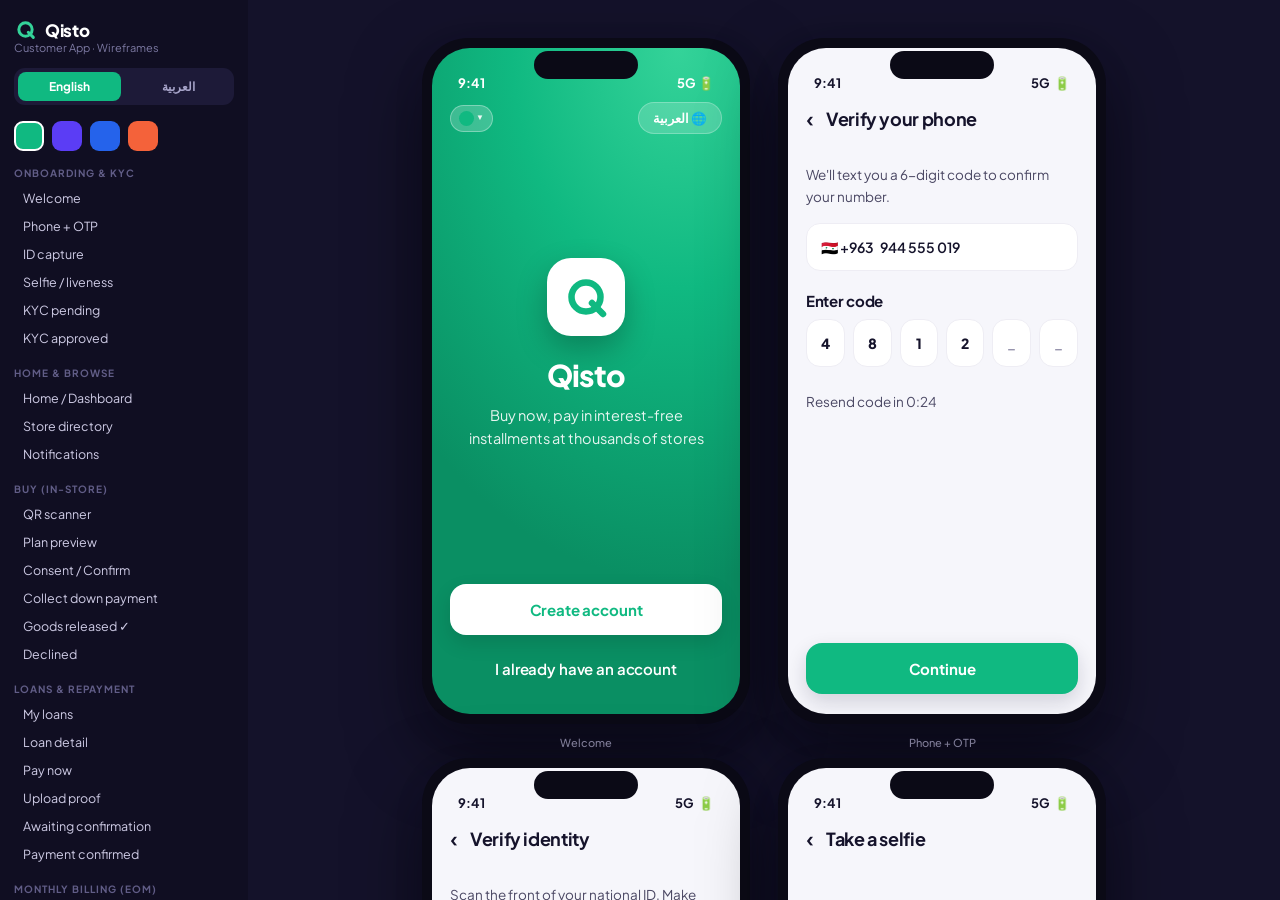
<file: v3.html>
<!DOCTYPE html>
<html lang="en">
<head>
<meta charset="UTF-8">
<meta name="viewport" content="width=device-width, initial-scale=1.0">
<title>Qisto v3 — Unified Lines + Monthly Bill</title>
<link rel="preconnect" href="https://fonts.googleapis.com">
<link rel="preconnect" href="https://fonts.gstatic.com" crossorigin>
<link href="https://fonts.googleapis.com/css2?family=Plus+Jakarta+Sans:wght@400;500;600;700;800&family=IBM+Plex+Sans+Arabic:wght@400;500;600;700&display=swap" rel="stylesheet">
<style>
  :root{
    --brand:#5B3DF5; --brand2:#8B6FFF; --brand-d:#4A2FE0; --brand-l:#efebff;
    --mint:#10D9A0; --mint-l:#e3faf3; --warn:#FF9F1C; --warn-l:#fff3e2;
    --bad:#FF5A5F; --bad-l:#ffecee;
    --ink:#15132b; --ink2:#4a4763; --mut:#9794ad; --line:#eeedf4; --bg:#f6f6fb; --card:#fff;
    --r:22px; --sh:0 4px 18px rgba(24,20,60,.06); --sh2:0 10px 30px rgba(24,20,60,.10);
    --lat:'Plus Jakarta Sans',-apple-system,'Segoe UI',Roboto,sans-serif;
    --ar:'IBM Plex Sans Arabic','Geeza Pro',Tahoma,sans-serif;
  }
  body[data-theme="green"]{
    --brand:#10B981; --brand2:#34D399; --brand-d:#0a8f63; --brand-l:#e3f8ef;
    --mint:#0EA5A5; --mint-l:#e1f6f6;
  }
  body[data-theme="violet"]{
    --brand:#5B3DF5; --brand2:#8B6FFF; --brand-d:#4A2FE0; --brand-l:#efebff;
    --mint:#10D9A0; --mint-l:#e3faf3;
  }
  body[data-theme="ocean"]{
    --brand:#2563EB; --brand2:#4F84F7; --brand-d:#1b4fc4; --brand-l:#e8effd;
    --mint:#06B6D4; --mint-l:#e0f7fb;
  }
  body[data-theme="sunset"]{
    --brand:#F4623A; --brand2:#FF8A5B; --brand-d:#d84a26; --brand-l:#ffeae3;
    --mint:#0EA5A5; --mint-l:#e1f6f6;
  }
  .themesel{background:rgba(255,255,255,.18);border:1px solid rgba(255,255,255,.28);color:#fff;font-size:12.5px;font-weight:700;padding:7px 12px;border-radius:20px;cursor:pointer;font-family:inherit;-webkit-appearance:none;appearance:none;outline:none}
  .themesel option{color:#15132b}
  .swatches{display:flex;gap:8px;margin-bottom:16px}
  .sw{width:30px;height:30px;border-radius:9px;border:2px solid transparent;cursor:pointer;padding:0}
  .sw.on{border-color:#fff}
  .cpick{position:relative}
  .cpick-btn{display:flex;align-items:center;gap:2px;background:rgba(255,255,255,.2);border:1px solid rgba(255,255,255,.32);border-radius:20px;padding:5px 8px;cursor:pointer;color:#fff;line-height:0}
  .cdot{width:15px;height:15px;border-radius:50%;display:inline-block;border:none;padding:0}
  .cmenu{position:absolute;top:36px;inset-inline-start:0;background:#fff;border-radius:16px;padding:9px;display:none;box-shadow:0 14px 32px rgba(0,0,0,.28);z-index:70}
  .cmenu.open{display:flex;gap:9px}
  .cmenu .cdot.pick{width:26px;height:26px;cursor:pointer;border:2px solid #fff;box-shadow:0 0 0 1.5px #e6e6f0}
  .cmenu .cdot.pick:hover{transform:scale(1.12)}
  .seg{display:flex;background:var(--brand-l);border-radius:14px;padding:4px;margin-bottom:14px}
  .seg button{flex:1;border:none;background:transparent;color:var(--brand);font-weight:700;font-size:13px;padding:10px;border-radius:10px;cursor:pointer;font-family:inherit}
  .seg button.on{background:var(--brand);color:#fff;box-shadow:0 3px 8px rgba(20,18,50,.15)}
  .optcard{border:2px solid var(--line);border-radius:16px;padding:14px;margin-bottom:11px;cursor:pointer;background:#fff}
  .optcard.on{border-color:var(--brand);background:var(--brand-l)}
  .optcard .ohead{display:flex;justify-content:space-between;align-items:center;font-weight:700;font-size:14px}
  .radio{width:19px;height:19px;border-radius:50%;border:2px solid var(--mut);flex-shrink:0}
  .optcard.on .radio{border-color:var(--brand);background:var(--brand);box-shadow:inset 0 0 0 3.5px #fff}
  .linetag{font-size:10px;font-weight:700;padding:3px 9px;border-radius:20px;background:var(--brand-l);color:var(--brand);white-space:nowrap}
  .linetag.daily{background:var(--warn-l);color:#c9760a}
  .dailycard{background:linear-gradient(130deg,var(--mint),color-mix(in srgb,var(--mint) 60%,#063) 110%);border-radius:20px;padding:16px;color:#fff;margin-bottom:13px;box-shadow:0 10px 24px rgba(20,18,50,.18);position:relative;overflow:hidden}
  .dailycard::after{content:'';position:absolute;right:-26px;bottom:-30px;width:100px;height:100px;background:rgba(255,255,255,.12);border-radius:50%}
  .billrow{display:flex;justify-content:space-between;align-items:center;padding:10px 0;font-size:13.5px}
  .billrow+.billrow{border-top:1px solid var(--line)}
  .ladder .lstep{display:flex;gap:12px;padding-bottom:15px;position:relative}
  .ladder .lstep:not(:last-child)::before{content:'';position:absolute;inset-inline-start:13px;top:27px;bottom:0;width:2px;background:var(--line)}
  .ladder .ldot{width:27px;height:27px;border-radius:50%;display:flex;align-items:center;justify-content:center;font-size:12px;font-weight:800;flex-shrink:0;z-index:2}
  .countdown{display:inline-flex;align-items:center;gap:6px;background:var(--warn-l);color:#b9770b;font-size:12px;font-weight:700;padding:6px 13px;border-radius:20px}
  *{box-sizing:border-box;margin:0;padding:0;-webkit-font-smoothing:antialiased}
  body{font-family:var(--lat);background:#14122a;color:var(--ink);display:flex;min-height:100vh}
  /* sidebar (dev chrome) */
  .sidebar{width:248px;background:#100e22;color:#cfcce6;padding:18px 14px;overflow-y:auto;height:100vh;position:sticky;top:0;flex-shrink:0}
  .sidebar h1{font-size:17px;color:#fff;font-weight:800;letter-spacing:-.02em}
  .sidebar .sub{font-size:11px;color:#7d7aa3;margin-bottom:14px}
  .langtog{display:flex;gap:6px;background:#1d1a38;border-radius:11px;padding:4px;margin-bottom:16px}
  .langtog button{flex:1;border:none;background:transparent;color:#a6a3c8;font-size:12px;font-weight:700;padding:7px;border-radius:8px;cursor:pointer;font-family:inherit}
  .langtog button.on{background:var(--brand);color:#fff}
  .sidebar .grp{font-size:10px;text-transform:uppercase;letter-spacing:.1em;color:#615d87;margin:15px 0 5px;font-weight:700}
  .sidebar a{display:block;font-size:12.5px;color:#cfcce6;padding:6px 9px;border-radius:8px;cursor:pointer;text-decoration:none}
  .sidebar a:hover{background:#231f3f;color:#fff}
  .sidebar a.active{background:var(--brand);color:#fff}
  .stage{flex:1;display:flex;flex-wrap:wrap;gap:34px 28px;align-items:flex-start;justify-content:center;padding:38px;overflow-y:auto;height:100vh}
  /* mobile app mode (client preview) */
  body.appmode{display:block}
  body.appmode .sidebar{display:none}
  body.appmode .stage{display:flex;flex-wrap:nowrap;align-items:center;justify-content:center;padding:0;height:100dvh;background:#14122a}
  body.appmode .scapt{display:none}
  @media(max-width:700px){
    body.appmode .phone{width:100vw;height:100dvh;border-radius:0;padding:0;background:none;box-shadow:none}
    body.appmode .island{display:none}
    body.appmode .screenwrap{border-radius:0}
    body.appmode .stat{padding-top:calc(7px + env(safe-area-inset-top))}
  }
  /* phone */
  .phone{width:328px;height:686px;background:#0b0a16;border-radius:46px;padding:10px;box-shadow:var(--sh2),0 30px 70px rgba(0,0,0,.5);flex-shrink:0;position:relative}
  .screenwrap{width:100%;height:100%;background:var(--bg);border-radius:38px;overflow:hidden;position:relative}
  .island{position:absolute;top:13px;left:50%;transform:translateX(-50%);width:104px;height:28px;background:#0b0a16;border-radius:16px;z-index:50}
  .screen{display:flex;flex-direction:column;height:100%;animation:f .3s ease}
  .screen[dir="rtl"]{font-family:var(--ar)}
  .screen[dir="rtl"] .bk{transform:scaleX(-1)}
  @keyframes f{from{opacity:0;transform:translateY(8px)}to{opacity:1;transform:none}}
  .scapt{position:absolute;bottom:-25px;left:0;width:100%;text-align:center;font-size:11px;color:#86839f;font-weight:500}
  .stat{height:50px;display:flex;align-items:flex-end;justify-content:space-between;padding:0 26px 7px;font-size:13px;font-weight:700;flex-shrink:0}
  .screen[data-bg="brand"] .stat{color:#fff}
  /* generic */
  .body{flex:1;overflow-y:auto;padding:18px}
  .body::-webkit-scrollbar{width:0}
  .top{display:flex;align-items:center;gap:12px;padding:6px 18px 14px}
  .top .bk{font-size:22px;color:var(--ink);cursor:pointer;font-weight:600}
  .top h2{font-size:18px;font-weight:700;letter-spacing:-.02em}
  h2,h1,h3{letter-spacing:-.02em}
  h3{font-size:15px;font-weight:700;margin-bottom:9px}
  p.m{font-size:13.5px;color:var(--ink2);line-height:1.6}
  .card{background:var(--card);border-radius:var(--r);padding:17px;box-shadow:var(--sh);margin-bottom:13px}
  .btn{display:block;width:100%;background:var(--brand);color:#fff;border:none;padding:16px;border-radius:16px;font-size:15px;font-weight:700;cursor:pointer;text-align:center;text-decoration:none;font-family:inherit;box-shadow:0 8px 20px rgba(20,18,50,.16);letter-spacing:-.01em}
  .btn:active{transform:scale(.98)}
  .btn.sec{background:var(--brand-l);color:var(--brand);box-shadow:none}
  .btn.gho{background:transparent;color:var(--mut);box-shadow:none;font-weight:600}
  .btn.lite{background:#fff;color:var(--brand);box-shadow:0 8px 20px rgba(0,0,0,.12)}
  .ftr{padding:14px 18px 20px;flex-shrink:0}
  .ftr .btn+.btn{margin-top:8px}
  .pill{display:inline-flex;align-items:center;gap:5px;font-size:11.5px;font-weight:700;padding:5px 11px;border-radius:20px}
  .pill.ok{background:var(--mint-l);color:#06a47a} .pill.warn{background:var(--warn-l);color:#c9760a}
  .pill.bad{background:var(--bad-l);color:#e23b40} .pill.b{background:var(--brand-l);color:var(--brand)}
  .row{display:flex;justify-content:space-between;align-items:center;font-size:14px;padding:10px 0;font-weight:500}
  .row+.row{border-top:1px solid var(--line)}
  .mut{color:var(--mut);font-weight:500} .b{font-weight:700} .center{text-align:center}
  .field{background:#fff;border:1.5px solid var(--line);border-radius:14px;padding:14px;font-size:14px;margin-bottom:10px;color:var(--mut);font-weight:600}
  .big{font-size:26px;font-weight:800;letter-spacing:-.03em}
  /* brand */
  .screen[data-bg="brand"]{background:radial-gradient(120% 80% at 80% 0%,var(--brand2) 0%,var(--brand) 45%,var(--brand-d) 100%)}
  .hero{flex:1;display:flex;flex-direction:column;justify-content:center;align-items:center;color:#fff;text-align:center;padding:32px}
  .hero h1{font-size:27px;font-weight:800} .hero .logo{width:78px;height:78px;background:#fff;color:var(--brand);border-radius:24px;display:flex;align-items:center;justify-content:center;font-size:38px;margin-bottom:20px;box-shadow:0 12px 30px rgba(0,0,0,.25)}
  .badge{width:90px;height:90px;border-radius:50%;display:flex;align-items:center;justify-content:center;font-size:44px;margin:0 auto 16px}
  .glass{background:rgba(255,255,255,.16);backdrop-filter:blur(8px);border:1px solid rgba(255,255,255,.18);border-radius:20px}
  .lvlbadge{background:rgba(255,255,255,.22);font-size:11px;font-weight:800;padding:4px 11px;border-radius:20px;letter-spacing:.04em}
  /* credit card */
  .creditcard{background:radial-gradient(130% 90% at 85% 10%,var(--brand2),var(--brand) 55%,var(--brand-d));border-radius:22px;padding:20px;color:#fff;margin-bottom:15px;box-shadow:0 14px 30px rgba(20,18,50,.22);position:relative;overflow:hidden}
  .creditcard::after{content:'';position:absolute;right:-30px;top:-30px;width:120px;height:120px;background:rgba(255,255,255,.12);border-radius:50%}
  .creditcard .lab{font-size:11px;opacity:.85;font-weight:600}
  .bar{height:8px;background:rgba(255,255,255,.28);border-radius:6px;margin:11px 0 7px;overflow:hidden}
  .bar i{display:block;height:100%;background:#fff;border-radius:6px}
  /* scan */
  .scanview{flex:1;background:#0f0d1c;display:flex;flex-direction:column;align-items:center;justify-content:center;color:#fff;position:relative}
  .scanbox{width:190px;height:190px;border-radius:28px;position:relative;box-shadow:0 0 0 3px var(--brand2)}
  .scanbox span{position:absolute;width:26px;height:26px;border:3px solid var(--mint)}
  .scanbox .tl{top:-3px;left:-3px;border-right:0;border-bottom:0;border-radius:12px 0 0 0}
  .scanbox .tr{top:-3px;right:-3px;border-left:0;border-bottom:0;border-radius:0 12px 0 0}
  .scanbox .bl{bottom:-3px;left:-3px;border-right:0;border-top:0;border-radius:0 0 0 12px}
  .scanbox .br{bottom:-3px;right:-3px;border-left:0;border-top:0;border-radius:0 0 12px 0}
  .scanbox::after{content:'';position:absolute;left:10px;right:10px;top:50%;height:2px;background:var(--mint);box-shadow:0 0 14px var(--mint)}
  /* timeline */
  .timeline .step{display:flex;gap:13px;padding-bottom:16px;position:relative}
  .timeline .dot{width:28px;height:28px;border-radius:50%;display:flex;align-items:center;justify-content:center;font-size:13px;font-weight:700;flex-shrink:0;z-index:2}
  .timeline .step:not(:last-child)::before{content:'';position:absolute;inset-inline-start:14px;top:28px;bottom:2px;width:2px;background:var(--line)}
  .upbox{border:2px dashed #cdc8ec;border-radius:18px;padding:30px;text-align:center;color:var(--mut);font-size:13px;background:#faf9ff;font-weight:600}
  .store{display:flex;gap:12px;align-items:center;padding:13px 0;border-bottom:1px solid var(--line)}
  .slogo{width:46px;height:46px;border-radius:14px;background:var(--brand-l);display:flex;align-items:center;justify-content:center;font-size:22px;flex-shrink:0}
  .notif{display:flex;gap:12px;padding:13px 0;border-bottom:1px solid var(--line);font-size:13px}
  .notif .ic{width:38px;height:38px;border-radius:12px;display:flex;align-items:center;justify-content:center;flex-shrink:0;font-size:17px}
  .conf{font-size:13.5px;display:flex;gap:10px;align-items:flex-start;padding:9px 0;line-height:1.5}
  .ck{width:22px;height:22px;background:var(--brand);border-radius:7px;flex-shrink:0;display:flex;align-items:center;justify-content:center;color:#fff;font-size:13px;font-weight:800}
  .chips{display:flex;gap:8px;margin-bottom:15px;flex-wrap:wrap}
  .chip{font-size:12px;font-weight:600;padding:7px 13px;border-radius:20px;background:#fff;border:1.5px solid var(--line);color:var(--mut)}
  .chip.on{background:var(--ink);color:#fff;border-color:var(--ink)}
  /* nav */
  .nav{display:flex;background:#fff;border-top:1px solid var(--line);flex-shrink:0;padding:9px 0 8px}
  .nav>div{flex:1;text-align:center;font-size:10px;color:var(--mut);cursor:pointer;font-weight:600}
  .nav .ic{font-size:19px;display:block;margin-bottom:3px}
  .nav>div.active{color:var(--brand)}
  .nav .scan{margin-top:-30px}
  .nav .scanbtn{width:54px;height:54px;background:linear-gradient(135deg,var(--brand2),var(--brand));border-radius:50%;color:#fff;display:flex;align-items:center;justify-content:center;font-size:23px;margin:0 auto 3px;box-shadow:0 8px 18px rgba(20,18,50,.3)}
</style>
</head>
<body data-theme="green">
<div class="sidebar">
  <h1 style="display:flex;align-items:center;gap:8px"><span style="width:23px;height:23px;display:inline-block;color:var(--brand2)"><svg width="23" height="23" viewBox="0 0 100 100" fill="none" xmlns="http://www.w3.org/2000/svg" style="color:inherit"><circle cx="50" cy="50" r="29" stroke="currentColor" stroke-width="13"/><line x1="62" y1="62" x2="84" y2="84" stroke="currentColor" stroke-width="13" stroke-linecap="round"/></svg></span>Qisto</h1>
  <div class="sub">Customer App · Wireframes</div>
  <div class="langtog">
    <button id="lang-en" class="on" onclick="setLang('en')">English</button>
    <button id="lang-ar" onclick="setLang('ar')">العربية</button>
  </div>
  <div class="swatches">
    <button class="sw" data-th="green" onclick="setTheme('green')" style="background:#10B981" title="Green"></button>
    <button class="sw" data-th="violet" onclick="setTheme('violet')" style="background:#5B3DF5" title="Violet"></button>
    <button class="sw" data-th="ocean" onclick="setTheme('ocean')" style="background:#2563EB" title="Ocean"></button>
    <button class="sw" data-th="sunset" onclick="setTheme('sunset')" style="background:#F4623A" title="Sunset"></button>
  </div>
  <div class="grp">Onboarding & KYC</div>
  <a data-go="welcome">Welcome</a><a data-go="phone">Phone + OTP</a><a data-go="idcap">ID capture</a>
  <a data-go="selfie">Selfie / liveness</a><a data-go="pending">KYC pending</a><a data-go="approved">KYC approved</a>
  <div class="grp">Home & Browse</div>
  <a data-go="home">Home / Dashboard</a><a data-go="stores">Store directory</a><a data-go="notifs">Notifications</a>
  <div class="grp">Buy (in-store)</div>
  <a data-go="scan">QR scanner</a><a data-go="plan">Plan preview</a><a data-go="consent">Consent / Confirm</a>
  <a data-go="downpay">Collect down payment</a><a data-go="purchaseok">Goods released ✓</a><a data-go="declined">Declined</a>
  <div class="grp">Loans & Repayment</div>
  <a data-go="loans">My loans</a><a data-go="loandetail">Loan detail</a><a data-go="paynow">Pay now</a>
  <a data-go="upload">Upload proof</a><a data-go="awaiting">Awaiting confirmation</a><a data-go="paid">Payment confirmed</a>
  <div class="grp">Monthly billing (EOM)</div>
  <a data-go="bill">Monthly bill</a><a data-go="billok">Bill submitted</a><a data-go="recovery">Recovery ladder</a><a data-go="settings">Profile & Settings</a>
  <div class="grp">Growth & states</div>
  <a data-go="levelup">Level-up</a><a data-go="overdue">Overdue</a>
</div>
<div class="stage" id="stage"></div>

<script>
const L = {
en:{ dir:'ltr', bk:'‹',
 w_tag:'Buy now, pay in interest-free installments at thousands of stores', create:'Create account', have:'I already have an account',
 ph_title:'Verify your phone', ph_sub:"We'll text you a 6-digit code to confirm your number.", ph_code:'Enter code', ph_resend:'Resend code in 0:24', cont:'Continue',
 id_title:'Verify identity', id_sub:'Scan the front of your national ID. Make sure it\'s well-lit and readable.', id_warn:'🇸🇾 Syrian ID not auto-readable? Tap “Submit manually” — our team reviews within 24h.', id_cap:'Capture ID', id_man:'Submit manually',
 sf_title:'Take a selfie', sf_sub:'We match your face to your ID. Blink when prompted.', sf_hint:'Center your face in the circle', submit:'Submit',
 pd_title:'Reviewing your details', pd_sub:"This usually takes a few minutes. We'll notify you the moment you're approved.", pd_ph:'Phone verified', pd_id:'ID verified', pd_match:'Identity match', done:'Done', inrev:'In review', pd_demo:'(demo) Continue to approved',
 ap_title:"You're approved!", ap_sub:"Welcome to Qisto. Here's your starting credit line.", ap_limit:'credit limit · 60% down payment', ap_tip:'Pay on time to level up → bigger limit, smaller down payment.', ap_cta:'Start shopping',
 hi:'Hola,', name:'María 👋', avail:'Available to spend', used:'Used', limit:'Limit', nextpay:'Next payment', nopay:'No payments due 🎉', scanpay:'Scan to pay in store', activeloans:'Active loans', noloans:'No active loans yet.\\nScan a store QR to make your first purchase.',
 stores:'Stores', search:'Search stores…', c_all:'All', c_gro:'Groceries', c_pha:'Pharmacy', c_ele:'Electronics', c_fas:'Fashion',
 st1:'Supermercado Central', st1d:'Groceries · in-store + online', st2:'Farmacia La Salud', st2d:'Pharmacy · in-store', st3:'TecnoStore', st3d:'Electronics · in-store + online', st4:'ModaVe', st4d:'Fashion · online', st5:'MotoMax', st5d:'Vehicles · in-store',
 notifs:'Notifications', n1:'You leveled up to Nivel 2!', n1d:'Bigger limit, lower down payment · 2h ago', n2:'Payment confirmed', n2d:'Farmacia confirmed your 280,000 SYP · yesterday', n3:'Payment due in 2 days', n3d:'Installment #2 · 280,000 SYP · ref LN-5821', n4:'Purchase approved', n4d:'Supermercado Central · 1,200,000 SYP · 3 days ago',
 sc_sub:'Scan the QR shown by the cashier', sc_hint:'The store enters the amount — you just scan and confirm.', sc_demo:'(demo) Simulate scan',
 pl_title:'Your payment plan', pl_today:'Pay today (down payment)', pl_then:'Then 3 payments of', pl_freq:'Frequency', pl_freqv:'Every 14 days · 0% interest', pl_sched:'Schedule', today:'Today', duenow:'due now', pl_uses:'Uses 1,200,000 SYP of your available credit.',
 cf_title:'Confirm purchase', cf_total:'Total', cf_down:'Down payment today', cf_inst:'3 installments', cf_agree:'Credit agreement', cf_c1:'I agree to repay <b>1,200,000 SYP</b> per the schedule above to the merchant.', cf_c2:'I understand missed payments affect my level & limit.', cf_disc:'By confirming, you accept the credit agreement. A signed receipt will be issued. <span class="mut">Qisto records this agreement; payments are made via your bank. Goods financed by the merchant.</span>', cf_cta:'Confirm & accept',
 dp_title:'Down payment', dp_h:'Pay 360,000 SYP to the cashier', dp_sub:"Hand the cashier your down payment (cash or transfer). They'll confirm it here.", dp_ref:'Loan reference', dp_status:'Status', dp_wait:'⏳ Waiting for merchant', dp_note:'Goods are released once the cashier confirms.', dp_demo:'(demo) Merchant confirmed',
 ok_h:'All set!', ok_sub:'Down payment received. Enjoy your purchase.', outstanding:'Outstanding', nextdue:'Next due', ok_view:'View loan & receipt',
 dc_h:'Purchase not approved', dc_sub:'This 1,200,000 SYP purchase exceeds your available credit of 400,000 SYP. Pay down an existing loan or try a smaller amount.', dc_avail:'Available', dc_this:'This purchase', dc_back:'Back to home',
 ln_title:'My loans', active:'Active', paid:'Paid', ln_left:'left of 1,200,000 SYP', ln_next:'Next: 280,000 SYP on Jun 11 · LN-5821', ln_done:'600,000 SYP · completed May 10 · on time ✓',
 ld_title:'Loan detail', ld_pay:'Payments', ld_dp:'Down payment · 360,000 SYP', ld_dpd:'Paid today · confirmed by merchant', ld_i2:'280,000 SYP · due Jun 11', ld_i2d:'Next payment', pay:'Pay', ld_i3:'280,000 SYP · due Jun 25', ld_i4:'280,000 SYP · due Jul 09', ld_inst:'View payment instructions', ld_rcpt:'📄 View receipt / agreement',
 pn_title:'Pay installment #2', pn_amt:'Amount due', pn_due:'due Jun 11', pn_to:'Transfer to the merchant', pn_bank:'Bank', pn_acct:'Account', pn_ref:'Reference (required)', pn_warn:"⚠️ Always include the reference — it's how your payment gets matched. Pay the merchant directly; Qisto doesn't collect money.", pn_cta:"I've paid — upload proof",
 up_title:'Upload proof', up_sub:"Attach your transfer receipt. This notifies the merchant to confirm — it speeds things up but doesn't replace their confirmation.", up_box:'📎\\nTap to upload screenshot\\nor photo of transfer', up_paying:'Paying', up_cta:'Submit proof',
 aw_title:'Almost done', aw_h:'Waiting for merchant to confirm', aw_sub:"We've notified Supermercado Central. Your payment shows as <b>pending</b> until they confirm receipt.", aw_inst:'Installment #2', aw_pend:'Pending confirmation', aw_proof:'Proof uploaded', aw_note:"Taking too long? After 3 days our team steps in — <b>you won't be penalized</b> for a merchant delay.", aw_demo:'(demo) Merchant confirmed',
 pc_h:'Payment confirmed', pc_sub:'280,000 SYP received. 2 payments to go.', pc_view:'View loan',
 lu_badge:'NIVEL 1 → NIVEL 2', lu_h:'You leveled up!', lu_sub:'Paying on time pays off.', lu_newlim:'New limit', lu_down:'Down payment', lu_cta:'Shop now',
 ov_title:'Payment overdue', ov_h:'280,000 SYP is 3 days overdue', ov_sub:'Pay now to keep your level and avoid limit reduction.', ov_inst:'Installment #2', overdue:'Overdue', ov_was:'Was due', ov_imp:'Impact', ov_frozen:'Level frozen', ov_cta:'Pay 280,000 SYP now',
 linePrincipal:'Purchase Line', lineDaily:'Daily Line', linePdesc:'Down payment + 3 payments every 14 days', lineDdesc:'Pay in full in 14 days · in-store only', due:'due', monthlyBill:'Monthly bill', mp_title:'My purchases', dl_due:'1 payment in 14 days', eom_note:'Billed together on the last day of each month.',
 bill_title:'June bill', bill_sub:'One transfer covers all your installments this month.', bill_total:'Total due', bill_count:'Due in 5 days', bill_items:"This month's installments", bill_i1:'Installment 2 of 4', bill_i2:'Full payment · 1 of 1', bill_how:'Pay with one transfer', bill_ref:'Bill reference', bill_upload:'📎\\nTap to attach your transfer receipt', bill_cta:'Submit payment proof', bill_miss:'What happens if I miss the bill? ›',
 bo_h:'Bill submitted', bo_sub:"We've received your proof. Your payment will be confirmed within 24h — we'll notify you.",
 rec_title:'If you miss the bill', rec_sub:'Late payments follow a fixed ladder. Pay any time to stop it.', rec_d0:'Bill day · 30 Jun', rec_d0d:'Full bill due by midnight', rec_d3:'Day 3', rec_d3d:'Account paused · reactivation fee 50,000 SYP per overdue installment', rec_d7:'Day 7', rec_d7d:'−20% of your points', rec_d14:'Day 14', rec_d14d:'−50% of remaining points · 1 level down', rec_d21:'Every 7 days after', rec_d21d:'One more level down', rec_d28:'Day 28', rec_d28d:'All points lost · back to Nivel 1 · debt moves to Qisto collections', rec_grace:'Days 1–3 · grace', rec_graced:'Reminders by app & SMS — no penalty yet', rec_cta:'Pay bill now',
 set_title:'Profile & Settings', set_member:'Member since Jan 2026', set_lines:'Your credit lines', set_collect:'Collection schedule', set_collect_hint:'Choose when your installments are collected.', cm_rolling:'Rolling · every 14 days', cm_rolldesc:'Each purchase has its own due dates, 14 days apart from the purchase date — credit frees up faster.', cm_eom:'End of month · one fixed date', cm_eomdesc:'All purchases are billed together on the last day of each month — one predictable payment.',
 nav_home:'Home', nav_stores:'Stores', nav_loans:'Loans', nav_profile:'Profile' },

ar:{ dir:'rtl', bk:'‹',
 w_tag:'اشترِ الآن وادفع على أقساط بدون فوائد في آلاف المتاجر', create:'إنشاء حساب', have:'لديّ حساب بالفعل',
 ph_title:'تحقّق من رقم هاتفك', ph_sub:'سنرسل لك رمزاً مكوّناً من 6 أرقام لتأكيد رقمك.', ph_code:'أدخل الرمز', ph_resend:'إعادة إرسال الرمز خلال 0:24', cont:'متابعة',
 id_title:'تحقّق من الهوية', id_sub:'صوّر الوجه الأمامي لبطاقتك الوطنية. تأكّد من وضوحها وإضاءتها الجيدة.', id_warn:'🇸🇾 تعذّرت قراءة الهوية السورية تلقائياً؟ اضغط «إرسال يدوي» — يراجعها فريقنا خلال 24 ساعة.', id_cap:'التقاط الهوية', id_man:'إرسال يدوي',
 sf_title:'التقط صورة شخصية', sf_sub:'نطابق وجهك مع هويتك. اطرف بعينك عند الطلب.', sf_hint:'ضع وجهك داخل الدائرة', submit:'إرسال',
 pd_title:'نراجع بياناتك', pd_sub:'تستغرق هذه العملية عادةً بضع دقائق. سنخطرك فور الموافقة.', pd_ph:'تم التحقق من الهاتف', pd_id:'تم التحقق من الهوية', pd_match:'مطابقة الهوية', done:'تم', inrev:'قيد المراجعة', pd_demo:'(تجريبي) المتابعة إلى الموافقة',
 ap_title:'تمت الموافقة!', ap_sub:'أهلاً بك في Qisto. إليك حدّك الائتماني المبدئي.', ap_limit:'الحد الائتماني · دفعة أولى 60%', ap_tip:'ادفع في الوقت المحدد لترتقي بمستواك ← حدّ أكبر ودفعة أولى أقل.', ap_cta:'ابدأ التسوّق',
 hi:'مرحباً،', name:'مريم 👋', avail:'المتاح للإنفاق', used:'المستخدَم', limit:'الحد', nextpay:'الدفعة القادمة', nopay:'لا توجد دفعات مستحقة 🎉', scanpay:'امسح للدفع في المتجر', activeloans:'القروض النشطة', noloans:'لا توجد قروض نشطة بعد.\\nامسح رمز QR في المتجر لإجراء أول عملية شراء.',
 stores:'المتاجر', search:'ابحث عن المتاجر…', c_all:'الكل', c_gro:'بقالة', c_pha:'صيدلية', c_ele:'إلكترونيات', c_fas:'أزياء',
 st1:'السوبر ماركت المركزي', st1d:'بقالة · بالمتجر + أونلاين', st2:'صيدلية الشفاء', st2d:'صيدلية · بالمتجر', st3:'تكنو ستور', st3d:'إلكترونيات · بالمتجر + أونلاين', st4:'أزياء', st4d:'أزياء · أونلاين', st5:'موتو ماكس', st5d:'مركبات · بالمتجر',
 notifs:'الإشعارات', n1:'لقد ارتقيت إلى المستوى 2!', n1d:'حدّ أكبر ودفعة أولى أقل · قبل ساعتين', n2:'تم تأكيد الدفعة', n2d:'أكّدت الصيدلية دفعتك 280,000 SYP · أمس', n3:'دفعة مستحقة خلال يومين', n3d:'القسط رقم 2 · 280,000 SYP · مرجع LN-5821', n4:'تمت الموافقة على الشراء', n4d:'السوبر ماركت المركزي · 1,200,000 SYP · قبل 3 أيام',
 sc_sub:'امسح رمز QR الذي يعرضه أمين الصندوق', sc_hint:'يُدخل المتجر المبلغ — كل ما عليك هو المسح والتأكيد.', sc_demo:'(تجريبي) محاكاة المسح',
 pl_title:'خطة الدفع الخاصة بك', pl_today:'ادفع اليوم (الدفعة الأولى)', pl_then:'ثم 3 دفعات بقيمة', pl_freq:'التكرار', pl_freqv:'كل 14 يوماً · بدون فوائد', pl_sched:'الجدول', today:'اليوم', duenow:'مستحقة الآن', pl_uses:'يستخدم 1,200,000 SYP من رصيدك المتاح.',
 cf_title:'تأكيد الشراء', cf_total:'الإجمالي', cf_down:'الدفعة الأولى اليوم', cf_inst:'3 أقساط', cf_agree:'اتفاقية الائتمان', cf_c1:'أوافق على سداد <b>1,200,000 SYP</b> وفقاً للجدول أعلاه إلى التاجر.', cf_c2:'أدرك أن تأخّر الدفعات يؤثّر على مستواي وحدّي الائتماني.', cf_disc:'بالتأكيد، فإنك توافق على اتفاقية الائتمان وسيتم إصدار إيصال. <span class="mut">تسجّل Qisto هذه الاتفاقية؛ وتُدفع المبالغ عبر مصرفك. التاجر هو من يموّل البضاعة.</span>', cf_cta:'تأكيد وموافقة',
 dp_title:'الدفعة الأولى', dp_h:'ادفع 360,000 SYP لأمين الصندوق', dp_sub:'سلّم أمين الصندوق دفعتك الأولى (نقداً أو تحويلاً). سيؤكّدها هنا.', dp_ref:'رقم القرض المرجعي', dp_status:'الحالة', dp_wait:'⏳ بانتظار التاجر', dp_note:'تُسلَّم البضاعة بمجرد تأكيد أمين الصندوق.', dp_demo:'(تجريبي) أكّد التاجر',
 ok_h:'تم كل شيء!', ok_sub:'تم استلام الدفعة الأولى. استمتع بمشترياتك.', outstanding:'المتبقّي', nextdue:'الاستحقاق القادم', ok_view:'عرض القرض والإيصال',
 dc_h:'لم تتم الموافقة على الشراء', dc_sub:'هذه العملية بقيمة 1,200,000 SYP تتجاوز رصيدك المتاح البالغ 400,000 SYP. سدّد قرضاً قائماً أو جرّب مبلغاً أصغر.', dc_avail:'المتاح', dc_this:'هذه العملية', dc_back:'العودة للرئيسية',
 ln_title:'قروضي', active:'نشط', paid:'مدفوع', ln_left:'متبقٍّ من 1,200,000 SYP', ln_next:'التالي: 280,000 SYP في 11 يونيو · LN-5821', ln_done:'600,000 SYP · اكتمل في 10 مايو · في الوقت المحدد ✓',
 ld_title:'تفاصيل القرض', ld_pay:'الدفعات', ld_dp:'الدفعة الأولى · 360,000 SYP', ld_dpd:'مدفوعة اليوم · أكّدها التاجر', ld_i2:'280,000 SYP · تستحق 11 يونيو', ld_i2d:'الدفعة القادمة', pay:'ادفع', ld_i3:'280,000 SYP · تستحق 25 يونيو', ld_i4:'280,000 SYP · تستحق 9 يوليو', ld_inst:'عرض تعليمات الدفع', ld_rcpt:'📄 عرض الإيصال / الاتفاقية',
 pn_title:'ادفع القسط رقم 2', pn_amt:'المبلغ المستحق', pn_due:'تستحق 11 يونيو', pn_to:'حوّل إلى التاجر', pn_bank:'المصرف', pn_acct:'الحساب', pn_ref:'الرقم المرجعي (مطلوب)', pn_warn:'⚠️ أرفق الرقم المرجعي دائماً — به تتم مطابقة دفعتك. ادفع للتاجر مباشرةً؛ Qisto لا تُحصّل الأموال.', pn_cta:'لقد دفعت — ارفع الإثبات',
 up_title:'رفع الإثبات', up_sub:'أرفق إيصال التحويل. هذا يُخطر التاجر ليؤكّد — يُسرّع العملية لكنه لا يغني عن تأكيده.', up_box:'📎\\nاضغط لرفع لقطة شاشة\\nأو صورة للتحويل', up_paying:'تدفع', up_cta:'إرسال الإثبات',
 aw_title:'أوشكنا على الانتهاء', aw_h:'بانتظار تأكيد التاجر', aw_sub:'لقد أخطرنا السوبر ماركت المركزي. تظهر دفعتك كـ <b>معلّقة</b> حتى يؤكّد الاستلام.', aw_inst:'القسط رقم 2', aw_pend:'بانتظار التأكيد', aw_proof:'تم رفع الإثبات', aw_note:'تأخّر الأمر؟ بعد 3 أيام يتدخّل فريقنا — <b>لن تتحمّل أي عقوبة</b> بسبب تأخّر التاجر.', aw_demo:'(تجريبي) أكّد التاجر',
 pc_h:'تم تأكيد الدفعة', pc_sub:'تم استلام 280,000 SYP. تبقّت دفعتان.', pc_view:'عرض القرض',
 lu_badge:'المستوى 1 ← المستوى 2', lu_h:'لقد ارتقيت بمستواك!', lu_sub:'الالتزام بالدفع يكافئك.', lu_newlim:'الحد الجديد', lu_down:'الدفعة الأولى', lu_cta:'تسوّق الآن',
 ov_title:'دفعة متأخّرة', ov_h:'تأخّرت 280,000 SYP لمدة 3 أيام', ov_sub:'ادفع الآن للحفاظ على مستواك وتجنّب خفض حدّك.', ov_inst:'القسط رقم 2', overdue:'متأخّرة', ov_was:'كانت مستحقة', ov_imp:'الأثر', ov_frozen:'تم تجميد المستوى', ov_cta:'ادفع 280,000 SYP الآن',
 linePrincipal:'خط الشراء', lineDaily:'الخط اليومي', linePdesc:'دفعة أولى + 3 دفعات كل 14 يوماً', lineDdesc:'الدفع بالكامل خلال 14 يوماً · بالمتجر فقط', due:'تستحق', monthlyBill:'الفاتورة الشهرية', mp_title:'مشترياتي', dl_due:'دفعة واحدة خلال 14 يوماً', eom_note:'تُحصَّل مجتمعةً في آخر يوم من كل شهر.',
 bill_title:'فاتورة يونيو', bill_sub:'تحويل واحد يغطي كل أقساطك هذا الشهر.', bill_total:'إجمالي المستحق', bill_count:'تستحق خلال 5 أيام', bill_items:'أقساط هذا الشهر', bill_i1:'القسط 2 من 4', bill_i2:'دفعة كاملة · 1 من 1', bill_how:'ادفع بتحويل واحد', bill_ref:'مرجع الفاتورة', bill_upload:'📎\\nاضغط لإرفاق إيصال التحويل', bill_cta:'إرسال إثبات الدفع', bill_miss:'ماذا يحدث إذا فاتتني الفاتورة؟ ›',
 bo_h:'تم إرسال الفاتورة', bo_sub:'استلمنا إثباتك. سيتم تأكيد دفعتك خلال 24 ساعة — وسنخطرك.',
 rec_title:'إذا فاتتك الفاتورة', rec_sub:'تتبع المدفوعات المتأخرة سلّماً ثابتاً. ادفع في أي وقت لإيقافه.', rec_d0:'يوم الفاتورة · 30 يونيو', rec_d0d:'الفاتورة كاملة مستحقة قبل منتصف الليل', rec_d3:'اليوم 3', rec_d3d:'إيقاف الحساب · رسم إعادة تفعيل 50,000 ل.س عن كل قسط متأخر', rec_d7:'اليوم 7', rec_d7d:'خصم 20% من نقاطك', rec_d14:'اليوم 14', rec_d14d:'خصم 50% من النقاط المتبقية · النزول مستوى واحداً', rec_d21:'كل 7 أيام بعدها', rec_d21d:'النزول مستوى إضافياً', rec_d28:'اليوم 28', rec_d28d:'فقدان كل النقاط · العودة للمستوى 1 · ينتقل الدين إلى تحصيل Qisto', rec_grace:'الأيام 1–3 · مهلة', rec_graced:'تذكيرات عبر التطبيق والرسائل — دون عقوبة بعد', rec_cta:'ادفع الفاتورة الآن',
 set_title:'الملف والإعدادات', set_member:'عضو منذ يناير 2026', set_lines:'خطوط الائتمان', set_collect:'جدول التحصيل', set_collect_hint:'اختر متى تُحصَّل أقساطك.', cm_rolling:'متجدّد · كل 14 يوماً', cm_rolldesc:'لكل عملية شراء تواريخ استحقاق خاصة بها، كل 14 يوماً من تاريخ الشراء — يتحرّر الرصيد أسرع.', cm_eom:'نهاية الشهر · تاريخ ثابت', cm_eomdesc:'تُجمَع كل المشتريات في فاتورة واحدة في آخر يوم من كل شهر — دفعة واحدة متوقّعة.',
 nav_home:'الرئيسية', nav_stores:'المتاجر', nav_loans:'قروضي', nav_profile:'حسابي' },
};

let lang=(/[?&]lang=ar/.test(location.search))?'ar':'en';
let theme=(()=>{try{return localStorage.getItem('qt')||'green'}catch(e){return 'green'}})();
const APP=/[?&](app|preview)/.test(location.search)||(window.innerWidth<820&&!/[?&]gallery/.test(location.search));
let active='welcome';
let walletMode='principal';
let collectMode=(()=>{try{return localStorage.getItem('qc3')||'eom'}catch(e){return 'eom'}})();
function schedDates(){return collectMode==='eom'?['30 Jun','31 Jul','31 Aug']:['11 Jun','25 Jun','09 Jul'];}
// Qisto logo mark: clean Q monogram (ring + tail), inherits color via currentColor
const MARK=(size)=>`<svg width="${size}" height="${size}" viewBox="0 0 100 100" fill="none" xmlns="http://www.w3.org/2000/svg" style="display:block;color:inherit">
<circle cx="50" cy="50" r="29" stroke="currentColor" stroke-width="13"/>
<line x1="62" y1="62" x2="84" y2="84" stroke="currentColor" stroke-width="13" stroke-linecap="round"/>
</svg>`;
const sb=`<div class="stat"><span>9:41</span><span>5G &nbsp;🔋</span></div>`;
function nl(s){return s.replace(/\\n/g,'<br>');}
function nav(t,active){
  const tab=(id,k,ic)=>`<div data-go="${id}" class="${active===k?'active':''}"><span class="ic">${ic}</span>${t['nav_'+k]}</div>`;
  return `<div class="nav">${tab('home','home','⌂')}${tab('stores','stores','▦')}<div class="scan" data-go="scan"><div class="scanbtn">⧉</div></div>${tab('loans','loans','▤')}${tab('settings','profile','◍')}</div>`;
}

const S = {
welcome:{cap:'Welcome',bg:'brand',noSb:1,html:t=>`
 <div class="stat" style="color:#fff"><span>9:41</span><span>5G 🔋</span></div>
 <div style="display:flex;justify-content:space-between;align-items:center;gap:10px;padding:4px 18px">
   <div class="cpick"><button class="cpick-btn" onclick="event.stopPropagation();document.getElementById('cmenu').classList.toggle('open')"><span class="cdot" style="background:var(--brand)"></span><span style="font-size:8px;opacity:.9">▼</span></button><div class="cmenu" id="cmenu">${[['green','#10B981'],['violet','#5B3DF5'],['ocean','#2563EB'],['sunset','#F4623A']].map(o=>`<button class="cdot pick" title="${o[0]}" style="background:${o[1]}" onclick="event.stopPropagation();setTheme('${o[0]}');document.getElementById('cmenu').classList.remove('open')"></button>`).join('')}</div></div>
   <div onclick="event.stopPropagation();setLang('${lang==='en'?'ar':'en'}')" style="background:rgba(255,255,255,.18);border:1px solid rgba(255,255,255,.25);color:#fff;font-size:12.5px;font-weight:700;padding:7px 14px;border-radius:20px;cursor:pointer">${lang==='en'?'العربية':'English'} 🌐</div>
 </div>
 <div class="hero"><div class="logo">${MARK('50px')}</div><h1 style="font-size:30px;letter-spacing:-.03em">Qisto</h1>
   <p style="opacity:.9;font-size:14.5px;line-height:1.6;margin-top:10px">${t.w_tag}</p></div>
 <div class="ftr"><a class="btn lite" data-go="phone">${t.create}</a><a class="btn gho" style="color:#fff" data-go="home">${t.have}</a></div>`},

phone:{cap:'Phone + OTP',html:t=>`
 <div class="top"><span class="bk" data-go="welcome">${t.bk}</span><h2>${t.ph_title}</h2></div>
 <div class="body"><p class="m" style="margin-bottom:16px">${t.ph_sub}</p>
   <div class="field" style="color:var(--ink)">🇸🇾 +963 &nbsp; 944 555 019</div>
   <h3 style="margin-top:20px">${t.ph_code}</h3>
   <div style="display:flex;gap:8px;margin:6px 0 14px">${[4,8,1,2].map(n=>`<div class="field" style="flex:1;text-align:center;color:var(--ink);font-weight:800">${n}</div>`).join('')}<div class="field" style="flex:1;text-align:center">_</div><div class="field" style="flex:1;text-align:center">_</div></div>
   <p class="m">${t.ph_resend}</p></div>
 <div class="ftr"><a class="btn" data-go="idcap">${t.cont}</a></div>`},

idcap:{cap:'ID capture',html:t=>`
 <div class="top"><span class="bk" data-go="phone">${t.bk}</span><h2>${t.id_title}</h2></div>
 <div class="body"><p class="m" style="margin-bottom:16px">${t.id_sub}</p>
   <div style="background:#0f0d1c;border-radius:18px;height:200px;display:flex;align-items:center;justify-content:center;margin-bottom:13px"><div style="width:80%;height:70%;border:2px dashed rgba(255,255,255,.45);border-radius:14px;display:flex;align-items:center;justify-content:center;font-size:40px">🪪</div></div>
   <div class="card" style="background:var(--warn-l);box-shadow:none"><p class="m" style="color:#9a5d05">${t.id_warn}</p></div></div>
 <div class="ftr"><a class="btn" data-go="selfie">${t.id_cap}</a><a class="btn gho" data-go="selfie">${t.id_man}</a></div>`},

selfie:{cap:'Selfie / liveness',html:t=>`
 <div class="top"><span class="bk" data-go="idcap">${t.bk}</span><h2>${t.sf_title}</h2></div>
 <div class="body center" style="display:flex;flex-direction:column;justify-content:center">
   <p class="m" style="margin-bottom:20px">${t.sf_sub}</p>
   <div style="width:210px;height:210px;border-radius:50%;background:#0f0d1c;margin:6px auto;border:4px solid var(--brand2);display:flex;align-items:center;justify-content:center;font-size:70px">🙂</div>
   <p class="m" style="margin-top:18px">${t.sf_hint}</p></div>
 <div class="ftr"><a class="btn" data-go="pending">${t.submit}</a></div>`},

pending:{cap:'KYC pending',html:t=>`
 <div class="body center" style="display:flex;flex-direction:column;justify-content:center">
   <div class="badge" style="background:var(--warn-l)">⏳</div><h3 style="font-size:20px">${t.pd_title}</h3>
   <p class="m" style="margin-top:10px;padding:0 12px">${t.pd_sub}</p>
   <div class="card" style="margin-top:24px;text-align:start"><div class="row"><span>${t.pd_ph}</span><span class="pill ok">✓ ${t.done}</span></div><div class="row"><span>${t.pd_id}</span><span class="pill ok">✓ ${t.done}</span></div><div class="row"><span>${t.pd_match}</span><span class="pill warn">${t.inrev}</span></div></div></div>
 <div class="ftr"><a class="btn sec" data-go="approved">${t.pd_demo}</a></div>`},

approved:{cap:'KYC approved — Level 1',bg:'brand',html:t=>`
 <div class="hero"><div class="badge glass">🎉</div><h1 style="font-size:25px">${t.ap_title}</h1>
   <p style="opacity:.9;margin-top:10px">${t.ap_sub}</p>
   <div class="glass" style="padding:20px;margin-top:24px;width:100%"><span class="lvlbadge">NIVEL 1</span><div class="big" style="margin-top:12px">400,000 SYP</div><p style="opacity:.85;font-size:12px">${t.ap_limit}</p></div>
   <p style="opacity:.85;font-size:12.5px;margin-top:16px">${t.ap_tip}</p></div>
 <div class="ftr"><a class="btn lite" data-go="home">${t.ap_cta}</a></div>`},

home:{cap:'Home / Dashboard',html:t=>{
  const eom=collectMode==='eom';
  return `
 <div class="body" style="padding-bottom:6px">
   <div style="display:flex;justify-content:space-between;align-items:center;margin-bottom:14px"><div><p class="mut" style="font-size:12px">${t.hi}</p><h2 style="font-size:19px">${t.name}</h2></div><span data-go="notifs" style="font-size:21px;position:relative;cursor:pointer">🔔<span style="position:absolute;top:-2px;right:-3px;width:9px;height:9px;background:var(--bad);border-radius:50%;border:1.5px solid #fff"></span></span></div>
   <div class="creditcard" style="padding:17px"><div style="display:flex;justify-content:space-between;align-items:center"><span class="lvlbadge">NIVEL 1 · ${t.linePrincipal}</span></div><div class="lab" style="margin-top:11px">${t.avail}</div><div class="big" style="font-size:24px">660,000 SYP</div><div class="bar"><i style="width:44%"></i></div><div style="display:flex;justify-content:space-between;font-size:11px;opacity:.85"><span>${t.used} 840,000 SYP</span><span>${t.limit} 1,500,000 SYP</span></div><p style="font-size:10.5px;opacity:.8;margin-top:7px">${t.linePdesc}</p></div>
   <div class="dailycard"><div style="display:flex;justify-content:space-between;align-items:center"><span class="lvlbadge">${t.lineDaily}</span></div><div class="lab" style="margin-top:9px;font-size:11px;opacity:.85;font-weight:600">${t.avail}</div><div class="big" style="font-size:21px">500,000 SYP</div><div class="bar" style="margin:8px 0 5px"><i style="width:0%"></i></div><div style="display:flex;justify-content:space-between;font-size:11px;opacity:.85"><span>${t.used} 0 SYP</span><span>${t.limit} 500,000 SYP</span></div><p style="font-size:10.5px;opacity:.8;margin-top:6px">${t.lineDdesc}</p></div>
   <div class="card" data-go="${eom?'bill':'loans'}" style="background:var(--warn-l);box-shadow:none;cursor:pointer;display:flex;justify-content:space-between;align-items:center"><div><div class="b" style="font-size:13px">${eom?t.monthlyBill:t.nextpay}</div><p class="m" style="color:#9a5d05">${eom?'560,000 SYP · '+t.due+' 30 Jun':'280,000 SYP · '+t.due+' 11 Jun'}</p></div><span class="mut" style="font-size:18px">›</span></div>
   <a class="btn" data-go="scan" style="margin:4px 0 14px">⧉ &nbsp;${t.scanpay}</a>
   <h3>${t.activeloans}</h3>
   <div class="card" data-go="loandetail" style="cursor:pointer"><div style="display:flex;justify-content:space-between;align-items:center"><div class="b" style="font-size:14px">${t.st1}</div><span class="linetag">${t.linePrincipal}</span></div><p class="mut" style="font-size:12px;margin-top:4px">840,000 SYP · ${eom?t.due+' 30 Jun':t.due+' 11 Jun'}</p></div>
   <div class="card" data-go="loans" style="cursor:pointer"><div style="display:flex;justify-content:space-between;align-items:center"><div class="b" style="font-size:14px">${t.st2}</div><span class="linetag daily">${t.lineDaily}</span></div><p class="mut" style="font-size:12px;margin-top:4px">280,000 SYP · ${eom?t.due+' 30 Jun':t.due+' 18 Jun'}</p></div>
 </div>
 ${nav(t,'home')}`}},

stores:{cap:'Store directory',html:t=>`
 <div class="top"><h2>${t.stores}</h2></div>
 <div class="body" style="padding-top:0"><div class="field" style="margin-bottom:15px">🔎 ${t.search}</div>
   <div class="chips">${[['c_all',1],['c_gro'],['c_pha'],['c_ele'],['c_fas']].map(c=>`<span class="chip ${c[1]?'on':''}">${t[c[0]]}</span>`).join('')}</div>
   ${[['🛒','st1','st1d'],['💊','st2','st2d'],['📱','st3','st3d'],['👕','st4','st4d'],['🏍️','st5','st5d']].map(s=>`<div class="store"><div class="slogo">${s[0]}</div><div style="flex:1"><div class="b" style="font-size:14px">${t[s[1]]}</div><p class="mut" style="font-size:12px">${t[s[2]]}</p></div><span class="mut">›</span></div>`).join('')}</div>
 ${nav(t,'stores')}`},

notifs:{cap:'Notifications',html:t=>`
 <div class="top"><span class="bk" data-go="home">${t.bk}</span><h2>${t.notifs}</h2></div>
 <div class="body" style="padding-top:0">${[['🚀','var(--mint-l)','n1','n1d'],['✓','var(--mint-l)','n2','n2d'],['⏰','var(--warn-l)','n3','n3d'],['🛍️','var(--brand-l)','n4','n4d']].map(n=>`<div class="notif"><div class="ic" style="background:${n[1]}">${n[0]}</div><div><div class="b">${t[n[2]]}</div><p class="mut" style="font-size:12px">${t[n[3]]}</p></div></div>`).join('')}</div>`},

scan:{cap:'QR scanner',noSb:1,html:t=>`
 <div class="stat" style="color:#fff"><span>9:41</span><span>5G 🔋</span></div>
 <div class="scanview"><span class="bk" data-go="home" style="position:absolute;top:8px;inset-inline-start:20px;color:#fff;font-size:26px;cursor:pointer">${t.bk}</span>
   <p style="margin-bottom:22px;opacity:.85">${t.sc_sub}</p>
   <div class="scanbox"><span class="tl"></span><span class="tr"></span><span class="bl"></span><span class="br"></span></div>
   <p style="margin-top:26px;font-size:13px;opacity:.65;padding:0 34px;text-align:center">${t.sc_hint}</p>
   <a class="btn" data-go="plan" style="width:auto;padding:13px 28px;margin-top:20px">${t.sc_demo}</a></div>`},

plan:{cap:'Plan preview',html:t=>{const d=schedDates();const eom=collectMode==='eom';return `
 <div class="top"><span class="bk" data-go="scan">${t.bk}</span><h2>${t.pl_title}</h2></div>
 <div class="body"><div class="card center" style="background:var(--brand-l);box-shadow:none"><span class="linetag" style="display:inline-block;margin-bottom:6px">${t.linePrincipal}</span><div class="slogo" style="margin:4px auto 8px">🛒</div><div class="b">${t.st1}</div><div class="big" style="color:var(--brand);margin-top:4px">1,200,000 SYP</div><p class="mut" style="font-size:12px">Order #POS-99213</p></div>
   <div class="card"><div class="row"><span class="b">${t.pl_today}</span><span class="b" style="color:var(--brand)">360,000 SYP</span></div><div class="row"><span class="mut">${t.pl_then}</span><span>280,000 SYP</span></div><div class="row"><span class="mut">${t.pl_freq}</span><span>${eom?t.cm_eom:t.pl_freqv}</span></div></div>
   <div class="card" style="background:#faf9ff;box-shadow:none"><h3 style="font-size:13px;margin-bottom:6px">${t.pl_sched}</h3>${[[t.today,'360,000 SYP',t.duenow],[d[0],'280,000 SYP',''],[d[1],'280,000 SYP',''],[d[2],'280,000 SYP','']].map(r=>`<div class="row" style="padding:7px 0"><span class="mut">${r[0]}</span><span>${r[1]} ${r[2]?`<span class="mut" style="font-size:11px">${r[2]}</span>`:''}</span></div>`).join('')}${eom?`<p class="m" style="margin-top:8px;color:#9a5d05">${t.eom_note}</p>`:''}</div>
   <p class="m center">${t.pl_uses}</p></div>
 <div class="ftr"><a class="btn" data-go="consent">${t.cont}</a></div>`}},

consent:{cap:'Consent / Confirm',html:t=>`
 <div class="top"><span class="bk" data-go="plan">${t.bk}</span><h2>${t.cf_title}</h2></div>
 <div class="body"><div class="card"><div class="row"><span class="mut">${t.cf_total}</span><span class="b">1,200,000 SYP</span></div><div class="row"><span class="mut">${t.cf_down}</span><span class="b">360,000 SYP</span></div><div class="row"><span class="mut">${t.cf_inst}</span><span class="b">280,000 SYP × 3</span></div></div>
   <h3 style="margin-top:6px">${t.cf_agree}</h3><div class="card"><div class="conf"><span class="ck">✓</span><span>${t.cf_c1}</span></div><div class="conf"><span class="ck">✓</span><span>${t.cf_c2}</span></div></div>
   <p class="m">${t.cf_disc}</p></div>
 <div class="ftr"><a class="btn" data-go="downpay">${t.cf_cta}</a></div>`},

downpay:{cap:'Collect down payment',html:t=>`
 <div class="top"><span class="bk" data-go="consent">${t.bk}</span><h2>${t.dp_title}</h2></div>
 <div class="body center" style="display:flex;flex-direction:column;justify-content:center"><div class="badge" style="background:var(--brand-l)">💵</div><h3 style="font-size:19px">${t.dp_h}</h3><p class="m" style="margin-top:10px;padding:0 10px">${t.dp_sub}</p>
   <div class="card" style="margin-top:22px;text-align:start;background:#faf9ff;box-shadow:none"><div class="row"><span class="mut">${t.dp_ref}</span><span class="b">LN-2026-0005821</span></div><div class="row"><span class="mut">${t.dp_status}</span><span class="pill warn">${t.dp_wait}</span></div></div>
   <p class="m" style="margin-top:16px">${t.dp_note}</p></div>
 <div class="ftr"><a class="btn sec" data-go="purchaseok">${t.dp_demo}</a></div>`},

purchaseok:{cap:'Goods released',bg:'brand',html:t=>`
 <div class="hero"><div class="badge glass">✅</div><h1 style="font-size:24px">${t.ok_h}</h1><p style="opacity:.9;margin-top:10px">${t.ok_sub}</p>
   <div class="glass" style="padding:18px;margin-top:22px;width:100%;text-align:start"><div style="display:flex;justify-content:space-between;font-size:13px;margin-bottom:7px"><span style="opacity:.85">${t.outstanding}</span><span class="b">840,000 SYP</span></div><div style="display:flex;justify-content:space-between;font-size:13px"><span style="opacity:.85">${t.nextdue}</span><span class="b">11 Jun · 280,000 SYP</span></div></div></div>
 <div class="ftr"><a class="btn lite" data-go="loandetail">${t.ok_view}</a><a class="btn gho" style="color:#fff" data-go="home">${t.done}</a></div>`},

declined:{cap:'Declined',html:t=>`
 <div class="body center" style="display:flex;flex-direction:column;justify-content:center"><div class="badge" style="background:var(--bad-l)">✕</div><h3 style="font-size:19px">${t.dc_h}</h3><p class="m" style="margin-top:10px;padding:0 14px">${t.dc_sub}</p>
   <div class="card" style="margin-top:20px"><div class="row"><span class="mut">${t.dc_avail}</span><span class="b">400,000 SYP</span></div><div class="row"><span class="mut">${t.dc_this}</span><span class="b">1,200,000 SYP</span></div></div></div>
 <div class="ftr"><a class="btn" data-go="home">${t.dc_back}</a></div>`},

loans:{cap:'My purchases',html:t=>{const d=schedDates();const eom=collectMode==='eom';return `
 <div class="top"><h2>${t.mp_title}</h2></div>
 <div class="body" style="padding-top:0">
   <div class="card" data-go="loandetail" style="cursor:pointer"><div style="display:flex;justify-content:space-between;align-items:center"><div class="b">${t.st1}</div><span class="linetag">${t.linePrincipal}</span></div><div class="big" style="font-size:22px;margin:7px 0">840,000 SYP <span class="mut" style="font-size:13px;font-weight:500">${t.ln_left}</span></div><div class="bar" style="background:var(--line)"><i style="width:30%;background:var(--brand)"></i></div><p class="mut" style="font-size:12px;margin-top:7px">${t.cf_inst} · ${t.due} ${eom?'30 Jun':d[0]}</p></div>
   <div class="card" style="cursor:pointer"><div style="display:flex;justify-content:space-between;align-items:center"><div class="b">${t.st2}</div><span class="linetag daily">${t.lineDaily}</span></div><div class="big" style="font-size:20px;margin:6px 0">280,000 SYP</div><p class="mut" style="font-size:12px">${t.dl_due} · ${t.due} ${eom?'30 Jun':'18 Jun'}</p></div>
   <div class="card"><div style="display:flex;justify-content:space-between"><div class="b">${t.st3}</div><span class="pill ok">${t.paid}</span></div><p class="mut" style="font-size:12px;margin-top:7px">${t.ln_done}</p></div></div>
 ${nav(t,'loans')}`}},

loandetail:{cap:'Loan detail',html:t=>{const d=schedDates();return `
 <div class="top"><span class="bk" data-go="loans">${t.bk}</span><h2>${t.ld_title}</h2></div>
 <div class="body"><div class="card"><div style="display:flex;justify-content:space-between;align-items:center"><div><div class="b">${t.st1}</div><p class="mut" style="font-size:12px">LN-2026-0005821</p></div><span class="linetag">${t.linePrincipal}</span></div><div class="row" style="margin-top:8px"><span class="mut">${t.outstanding}</span><span class="big" style="font-size:23px">840,000 SYP</span></div></div>
   <h3>${t.ld_pay}</h3><div class="card"><div class="timeline">
     <div class="step"><div class="dot" style="background:var(--mint);color:#fff">✓</div><div><div class="b" style="font-size:13px">${t.ld_dp}</div><p class="mut" style="font-size:12px">${t.ld_dpd}</p></div></div>
     <div class="step"><div class="dot" style="background:var(--brand);color:#fff">2</div><div style="flex:1"><div class="b" style="font-size:13px">280,000 SYP · ${t.due} ${d[0]}</div><p class="mut" style="font-size:12px">${t.ld_i2d}</p></div><a class="pill b" data-go="paynow" style="cursor:pointer">${t.pay}</a></div>
     <div class="step"><div class="dot" style="background:#eee;color:var(--mut)">3</div><div><div style="font-size:13px">280,000 SYP · ${t.due} ${d[1]}</div></div></div>
     <div class="step"><div class="dot" style="background:#eee;color:var(--mut)">4</div><div><div style="font-size:13px">280,000 SYP · ${t.due} ${d[2]}</div></div></div></div>${collectMode==='eom'?`<p class="m" style="margin-top:6px;color:#9a5d05">${t.eom_note}</p>`:''}</div>
   <a class="btn sec" data-go="paynow">${t.ld_inst}</a><a class="btn gho" data-go="loans" style="margin-top:4px">${t.ld_rcpt}</a></div>`}},

paynow:{cap:'Pay now',html:t=>`
 <div class="top"><span class="bk" data-go="loandetail">${t.bk}</span><h2>${t.pn_title}</h2></div>
 <div class="body"><div class="card center" style="background:var(--brand-l);box-shadow:none"><p class="mut" style="font-size:12px">${t.pn_amt}</p><div class="big" style="color:var(--brand)">280,000 SYP</div><p class="mut" style="font-size:12px">${t.pn_due}</p></div>
   <h3>${t.pn_to}</h3><div class="card"><div class="row"><span class="mut">${t.pn_bank}</span><span class="b">Banco XXX 🔁</span></div><div class="row"><span class="mut">${t.pn_acct}</span><span class="b">0102-xxxx 🔁</span></div><div class="row"><span class="mut">${t.pn_ref}</span><span class="b" style="color:var(--brand)">LN-…5821 🔁</span></div></div>
   <div class="card" style="background:var(--warn-l);box-shadow:none"><p class="m" style="color:#9a5d05">${t.pn_warn}</p></div></div>
 <div class="ftr"><a class="btn" data-go="upload">${t.pn_cta}</a></div>`},

upload:{cap:'Upload proof',html:t=>`
 <div class="top"><span class="bk" data-go="paynow">${t.bk}</span><h2>${t.up_title}</h2></div>
 <div class="body"><p class="m" style="margin-bottom:15px">${t.up_sub}</p><div class="upbox">${nl(t.up_box)}</div>
   <div class="card" style="margin-top:15px"><div class="row"><span class="mut">${t.up_paying}</span><span class="b">280,000 SYP</span></div><div class="row"><span class="mut">${t.pn_ref}</span><span class="b">LN-…5821</span></div></div></div>
 <div class="ftr"><a class="btn" data-go="awaiting">${t.up_cta}</a></div>`},

awaiting:{cap:'Awaiting confirmation',html:t=>`
 <div class="top"><span class="bk" data-go="loandetail">${t.bk}</span><h2>${t.aw_title}</h2></div>
 <div class="body center" style="display:flex;flex-direction:column;justify-content:center"><div class="badge" style="background:var(--warn-l)">⏳</div><h3 style="font-size:19px">${t.aw_h}</h3><p class="m" style="margin-top:10px;padding:0 12px">${t.aw_sub}</p>
   <div class="card" style="margin-top:20px;text-align:start"><div class="row"><span class="mut">${t.aw_inst}</span><span class="pill warn">${t.aw_pend}</span></div><div class="row"><span class="mut">${t.aw_proof}</span><span class="pill ok">✓</span></div></div>
   <p class="m" style="margin-top:16px">${t.aw_note}</p></div>
 <div class="ftr"><a class="btn sec" data-go="paid">${t.aw_demo}</a></div>`},

paid:{cap:'Payment confirmed',bg:'brand',html:t=>`
 <div class="hero"><div class="badge glass" style="background:rgba(16,217,160,.3)">✓</div><h1 style="font-size:23px">${t.pc_h}</h1><p style="opacity:.9;margin-top:10px">${t.pc_sub}</p>
   <div class="glass" style="padding:18px;margin-top:22px;width:100%;text-align:start"><div style="display:flex;justify-content:space-between;font-size:13px;margin-bottom:7px"><span style="opacity:.85">${t.outstanding}</span><span class="b">560,000 SYP</span></div><div style="display:flex;justify-content:space-between;font-size:13px"><span style="opacity:.85">${t.nextdue}</span><span class="b">25 Jun · 280,000 SYP</span></div></div></div>
 <div class="ftr"><a class="btn lite" data-go="loandetail">${t.pc_view}</a><a class="btn gho" style="color:#fff" data-go="home">${t.done}</a></div>`},

levelup:{cap:'Level-up',bg:'brand',html:t=>`
 <div class="hero"><div class="badge glass" style="font-size:50px">🚀</div><span class="lvlbadge" style="font-size:13px">${t.lu_badge}</span><h1 style="font-size:25px;margin-top:16px">${t.lu_h}</h1><p style="opacity:.9;margin-top:10px">${t.lu_sub}</p>
   <div class="glass" style="padding:20px;margin-top:22px;width:100%"><div style="display:flex;justify-content:space-between;font-size:14px;margin-bottom:9px"><span style="opacity:.85">${t.lu_newlim}</span><span class="b">400,000 SYP → 1,000,000 SYP</span></div><div style="display:flex;justify-content:space-between;font-size:14px"><span style="opacity:.85">${t.lu_down}</span><span class="b">60% → 40%</span></div></div></div>
 <div class="ftr"><a class="btn lite" data-go="home">${t.lu_cta}</a></div>`},

overdue:{cap:'Overdue',html:t=>`
 <div class="top"><span class="bk" data-go="loans">${t.bk}</span><h2>${t.ov_title}</h2></div>
 <div class="body"><div class="card center" style="background:var(--bad-l);box-shadow:none"><div class="badge" style="background:#fff;width:64px;height:64px;font-size:30px;margin-bottom:8px">⚠️</div><h3 style="font-size:18px;color:#e23b40">${t.ov_h}</h3><p class="m" style="color:#b23035;margin-top:8px">${t.ov_sub}</p></div>
   <div class="card"><div class="row"><span class="mut">${t.ov_inst}</span><span class="pill bad">${t.overdue}</span></div><div class="row"><span class="mut">${t.ov_was}</span><span>11 Jun</span></div><div class="row"><span class="mut">${t.ov_imp}</span><span class="mut">${t.ov_frozen}</span></div></div></div>
 <div class="ftr"><a class="btn" data-go="paynow">${t.ov_cta}</a></div>`},

bill:{cap:'Monthly bill (EOM recovery)',html:t=>`
 <div class="top"><span class="bk" data-go="home">${t.bk}</span><h2>${t.bill_title}</h2></div>
 <div class="body">
   <div class="card center" style="background:var(--brand-l);box-shadow:none">
     <span class="countdown">⏳ ${t.bill_count}</span>
     <p class="mut" style="font-size:12px;margin-top:10px">${t.bill_total}</p>
     <div class="big" style="color:var(--brand);font-size:30px">560,000 SYP</div>
     <p class="mut" style="font-size:12px">${t.due} 30 Jun</p>
   </div>
   <h3>${t.bill_items}</h3>
   <div class="card">
     <div class="billrow"><div><div class="b" style="font-size:13.5px">${t.st1}</div><p class="mut" style="font-size:11.5px">${t.bill_i1} · <span class="linetag">${t.linePrincipal}</span></p></div><span class="b">280,000 SYP</span></div>
     <div class="billrow"><div><div class="b" style="font-size:13.5px">${t.st2}</div><p class="mut" style="font-size:11.5px">${t.bill_i2} · <span class="linetag daily">${t.lineDaily}</span></p></div><span class="b">280,000 SYP</span></div>
   </div>
   <h3>${t.bill_how}</h3>
   <p class="m" style="margin:-3px 0 10px">${t.bill_sub}</p>
   <div class="card"><div class="row"><span class="mut">${t.pn_bank}</span><span class="b">Banco XXX 🔁</span></div><div class="row"><span class="mut">${t.pn_acct}</span><span class="b">0102-xxxx 🔁</span></div><div class="row"><span class="mut">${t.bill_ref}</span><span class="b" style="color:var(--brand)">BILL-2026-06-0917 🔁</span></div></div>
   <div class="upbox" style="margin-bottom:12px">${nl(t.bill_upload)}</div>
   <a class="btn gho" data-go="recovery" style="text-align:center;font-size:13px">${t.bill_miss}</a>
 </div>
 <div class="ftr"><a class="btn" data-go="billok">${t.bill_cta}</a></div>`},

billok:{cap:'Bill submitted',bg:'brand',html:t=>`
 <div class="hero"><div class="badge glass" style="background:rgba(16,217,160,.3)">✓</div><h1 style="font-size:23px">${t.bo_h}</h1><p style="opacity:.9;margin-top:10px;padding:0 8px">${t.bo_sub}</p>
   <div class="glass" style="padding:18px;margin-top:22px;width:100%;text-align:start"><div style="display:flex;justify-content:space-between;font-size:13px;margin-bottom:7px"><span style="opacity:.85">${t.bill_total}</span><span class="b">560,000 SYP</span></div><div style="display:flex;justify-content:space-between;font-size:13px"><span style="opacity:.85">${t.bill_ref}</span><span class="b">BILL-2026-06-0917</span></div></div></div>
 <div class="ftr"><a class="btn lite" data-go="home">${t.done}</a></div>`},

recovery:{cap:'Missed-bill recovery ladder',html:t=>`
 <div class="top"><span class="bk" data-go="bill">${t.bk}</span><h2>${t.rec_title}</h2></div>
 <div class="body">
   <p class="m" style="margin-bottom:14px">${t.rec_sub}</p>
   <div class="card"><div class="ladder">
     <div class="lstep"><div class="ldot" style="background:var(--brand-l);color:var(--brand)">📅</div><div><div class="b" style="font-size:13px">${t.rec_d0}</div><p class="mut" style="font-size:12px">${t.rec_d0d}</p></div></div>
     <div class="lstep"><div class="ldot" style="background:var(--mint-l);color:#067d6d">🔔</div><div><div class="b" style="font-size:13px">${t.rec_grace}</div><p class="mut" style="font-size:12px">${t.rec_graced}</p></div></div>
     <div class="lstep"><div class="ldot" style="background:var(--warn-l);color:#c9760a">⏸</div><div><div class="b" style="font-size:13px">${t.rec_d3}</div><p class="mut" style="font-size:12px">${t.rec_d3d}</p></div></div>
     <div class="lstep"><div class="ldot" style="background:var(--warn-l);color:#c9760a">−20%</div><div><div class="b" style="font-size:13px">${t.rec_d7}</div><p class="mut" style="font-size:12px">${t.rec_d7d}</p></div></div>
     <div class="lstep"><div class="ldot" style="background:var(--bad-l);color:#e23b40">−50%</div><div><div class="b" style="font-size:13px">${t.rec_d14}</div><p class="mut" style="font-size:12px">${t.rec_d14d}</p></div></div>
     <div class="lstep"><div class="ldot" style="background:var(--bad-l);color:#e23b40">↓</div><div><div class="b" style="font-size:13px">${t.rec_d21}</div><p class="mut" style="font-size:12px">${t.rec_d21d}</p></div></div>
     <div class="lstep"><div class="ldot" style="background:var(--bad);color:#fff">!</div><div><div class="b" style="font-size:13px">${t.rec_d28}</div><p class="mut" style="font-size:12px">${t.rec_d28d}</p></div></div>
   </div></div>
 </div>
 <div class="ftr"><a class="btn" data-go="bill">${t.rec_cta}</a></div>`},

settings:{cap:'Profile & Settings',html:t=>`
 <div class="top"><h2>${t.set_title}</h2></div>
 <div class="body" style="padding-top:0">
   <div class="card" style="display:flex;align-items:center;gap:13px"><div style="width:52px;height:52px;border-radius:50%;background:var(--brand-l);display:flex;align-items:center;justify-content:center;font-size:26px;flex-shrink:0">🙂</div><div><div class="b" style="font-size:16px">${t.name}</div><p class="mut" style="font-size:12px">NIVEL 1 · ${t.set_member}</p></div></div>
   <h3 style="margin-top:6px">${t.set_lines}</h3>
   <div class="card"><div class="row"><span class="mut">${t.linePrincipal}</span><span class="b">1,500,000 SYP</span></div><div class="row"><span class="mut">${t.lineDaily}</span><span class="b">500,000 SYP</span></div></div>
   <h3>${t.set_collect}</h3>
   <p class="m" style="margin:-3px 0 11px">${t.set_collect_hint}</p>
   <div class="optcard ${collectMode==='rolling'?'on':''}" onclick="event.stopPropagation();setCollect('rolling')"><div class="ohead"><span>${t.cm_rolling}</span><span class="radio"></span></div><p class="m" style="margin-top:7px">${t.cm_rolldesc}</p></div>
   <div class="optcard ${collectMode==='eom'?'on':''}" onclick="event.stopPropagation();setCollect('eom')"><div class="ohead"><span>${t.cm_eom}</span><span class="radio"></span></div><p class="m" style="margin-top:7px">${t.cm_eomdesc}</p></div>
 </div>
 ${nav(t,'profile')}`},
};

const stage=document.getElementById('stage');
function render(){
  const t=L[lang];
  if(APP){
    const s=S[active]||S.welcome;
    stage.innerHTML=`<div class="phone"><div class="island"></div><div class="screenwrap"><div class="screen" dir="${t.dir}" lang="${lang}" id="sc-${active}" data-bg="${s.bg||''}">${s.noSb?'':sb}${s.html(t)}</div></div></div>`;
    bind(); return;
  }
  stage.innerHTML='';
  for(const k in S){
    const s=S[k];
    const ph=document.createElement('div');ph.className='phone';
    ph.innerHTML=`<div class="island"></div><div class="screenwrap"><div class="screen" dir="${t.dir}" lang="${lang}" id="sc-${k}" data-bg="${s.bg||''}">${s.noSb?'':sb}${s.html(t)}</div></div><div class="scapt">${s.cap}</div>`;
    stage.appendChild(ph);
  }
  document.getElementById('lang-en').classList.toggle('on',lang==='en');
  document.getElementById('lang-ar').classList.toggle('on',lang==='ar');
  bind();
}
function show(id){
  const el=document.getElementById('sc-'+id);
  if(el){const p=el.closest('.phone');p.scrollIntoView({behavior:'smooth',block:'center',inline:'center'});
    p.animate([{boxShadow:'0 0 0 4px var(--mint)'},{boxShadow:'var(--sh2),0 30px 70px rgba(0,0,0,.5)'}],{duration:1000});}
  document.querySelectorAll('.sidebar a').forEach(a=>a.classList.toggle('active',a.dataset.go===id));
}
function go(id){ if(APP){active=id;window.scrollTo(0,0);render();} else show(id); }
function bind(){document.querySelectorAll('[data-go]').forEach(e=>{e.onclick=ev=>{ev.stopPropagation();go(e.dataset.go);};});}
window.setTheme=setTheme;
function setWallet(w){walletMode=w;render();}
function setCollect(c){collectMode=c;try{localStorage.setItem('qc3',c)}catch(e){}render();}
window.setWallet=setWallet;window.setCollect=setCollect;
function setLang(l){lang=l;render();const w=document.getElementById('sc-welcome');if(w&&!APP)w.closest('.phone').scrollIntoView({block:'center'});}
function setTheme(th){
  theme=th;
  try{localStorage.setItem('qt',th)}catch(e){}
  document.body.setAttribute('data-theme',th);
  document.querySelectorAll('.sw').forEach(b=>b.classList.toggle('on',b.dataset.th===th));
  const sel=document.getElementById('themesel'); if(sel) sel.value=th;
}
if(APP) document.body.classList.add('appmode');
render();
setTheme(theme);
document.addEventListener('click',e=>{const m=document.getElementById('cmenu');if(m&&!e.target.closest('.cpick'))m.classList.remove('open');});
</script>
</body>
</html>
</file>
<file: fonts/fonts.css>
/* IBM Plex Sans Arabic 400 arabic */
@font-face {
  font-family: 'IBM Plex Sans Arabic';
  font-style: normal;
  font-weight: 400;
  font-display: swap;
  src: url(IBMPlexSansArabic-400-arabic.woff2) format('woff2');
  unicode-range: U+0600-06FF, U+0750-077F, U+0870-088E, U+0890-0891, U+0897-08E1, U+08E3-08FF, U+200C-200E, U+2010-2011, U+204F, U+2E41, U+FB50-FDFF, U+FE70-FE74, U+FE76-FEFC, U+102E0-102FB, U+10E60-10E7E, U+10EC2-10EC4, U+10EFC-10EFF, U+1EE00-1EE03, U+1EE05-1EE1F, U+1EE21-1EE22, U+1EE24, U+1EE27, U+1EE29-1EE32, U+1EE34-1EE37, U+1EE39, U+1EE3B, U+1EE42, U+1EE47, U+1EE49, U+1EE4B, U+1EE4D-1EE4F, U+1EE51-1EE52, U+1EE54, U+1EE57, U+1EE59, U+1EE5B, U+1EE5D, U+1EE5F, U+1EE61-1EE62, U+1EE64, U+1EE67-1EE6A, U+1EE6C-1EE72, U+1EE74-1EE77, U+1EE79-1EE7C, U+1EE7E, U+1EE80-1EE89, U+1EE8B-1EE9B, U+1EEA1-1EEA3, U+1EEA5-1EEA9, U+1EEAB-1EEBB, U+1EEF0-1EEF1;
}
/* IBM Plex Sans Arabic 400 latin */
@font-face {
  font-family: 'IBM Plex Sans Arabic';
  font-style: normal;
  font-weight: 400;
  font-display: swap;
  src: url(IBMPlexSansArabic-400-latin.woff2) format('woff2');
  unicode-range: U+0000-00FF, U+0131, U+0152-0153, U+02BB-02BC, U+02C6, U+02DA, U+02DC, U+0304, U+0308, U+0329, U+2000-206F, U+20AC, U+2122, U+2191, U+2193, U+2212, U+2215, U+FEFF, U+FFFD;
}
/* IBM Plex Sans Arabic 500 arabic */
@font-face {
  font-family: 'IBM Plex Sans Arabic';
  font-style: normal;
  font-weight: 500;
  font-display: swap;
  src: url(IBMPlexSansArabic-500-arabic.woff2) format('woff2');
  unicode-range: U+0600-06FF, U+0750-077F, U+0870-088E, U+0890-0891, U+0897-08E1, U+08E3-08FF, U+200C-200E, U+2010-2011, U+204F, U+2E41, U+FB50-FDFF, U+FE70-FE74, U+FE76-FEFC, U+102E0-102FB, U+10E60-10E7E, U+10EC2-10EC4, U+10EFC-10EFF, U+1EE00-1EE03, U+1EE05-1EE1F, U+1EE21-1EE22, U+1EE24, U+1EE27, U+1EE29-1EE32, U+1EE34-1EE37, U+1EE39, U+1EE3B, U+1EE42, U+1EE47, U+1EE49, U+1EE4B, U+1EE4D-1EE4F, U+1EE51-1EE52, U+1EE54, U+1EE57, U+1EE59, U+1EE5B, U+1EE5D, U+1EE5F, U+1EE61-1EE62, U+1EE64, U+1EE67-1EE6A, U+1EE6C-1EE72, U+1EE74-1EE77, U+1EE79-1EE7C, U+1EE7E, U+1EE80-1EE89, U+1EE8B-1EE9B, U+1EEA1-1EEA3, U+1EEA5-1EEA9, U+1EEAB-1EEBB, U+1EEF0-1EEF1;
}
/* IBM Plex Sans Arabic 500 latin */
@font-face {
  font-family: 'IBM Plex Sans Arabic';
  font-style: normal;
  font-weight: 500;
  font-display: swap;
  src: url(IBMPlexSansArabic-500-latin.woff2) format('woff2');
  unicode-range: U+0000-00FF, U+0131, U+0152-0153, U+02BB-02BC, U+02C6, U+02DA, U+02DC, U+0304, U+0308, U+0329, U+2000-206F, U+20AC, U+2122, U+2191, U+2193, U+2212, U+2215, U+FEFF, U+FFFD;
}
/* IBM Plex Sans Arabic 600 arabic */
@font-face {
  font-family: 'IBM Plex Sans Arabic';
  font-style: normal;
  font-weight: 600;
  font-display: swap;
  src: url(IBMPlexSansArabic-600-arabic.woff2) format('woff2');
  unicode-range: U+0600-06FF, U+0750-077F, U+0870-088E, U+0890-0891, U+0897-08E1, U+08E3-08FF, U+200C-200E, U+2010-2011, U+204F, U+2E41, U+FB50-FDFF, U+FE70-FE74, U+FE76-FEFC, U+102E0-102FB, U+10E60-10E7E, U+10EC2-10EC4, U+10EFC-10EFF, U+1EE00-1EE03, U+1EE05-1EE1F, U+1EE21-1EE22, U+1EE24, U+1EE27, U+1EE29-1EE32, U+1EE34-1EE37, U+1EE39, U+1EE3B, U+1EE42, U+1EE47, U+1EE49, U+1EE4B, U+1EE4D-1EE4F, U+1EE51-1EE52, U+1EE54, U+1EE57, U+1EE59, U+1EE5B, U+1EE5D, U+1EE5F, U+1EE61-1EE62, U+1EE64, U+1EE67-1EE6A, U+1EE6C-1EE72, U+1EE74-1EE77, U+1EE79-1EE7C, U+1EE7E, U+1EE80-1EE89, U+1EE8B-1EE9B, U+1EEA1-1EEA3, U+1EEA5-1EEA9, U+1EEAB-1EEBB, U+1EEF0-1EEF1;
}
/* IBM Plex Sans Arabic 600 latin */
@font-face {
  font-family: 'IBM Plex Sans Arabic';
  font-style: normal;
  font-weight: 600;
  font-display: swap;
  src: url(IBMPlexSansArabic-600-latin.woff2) format('woff2');
  unicode-range: U+0000-00FF, U+0131, U+0152-0153, U+02BB-02BC, U+02C6, U+02DA, U+02DC, U+0304, U+0308, U+0329, U+2000-206F, U+20AC, U+2122, U+2191, U+2193, U+2212, U+2215, U+FEFF, U+FFFD;
}
/* IBM Plex Sans Arabic 700 arabic */
@font-face {
  font-family: 'IBM Plex Sans Arabic';
  font-style: normal;
  font-weight: 700;
  font-display: swap;
  src: url(IBMPlexSansArabic-700-arabic.woff2) format('woff2');
  unicode-range: U+0600-06FF, U+0750-077F, U+0870-088E, U+0890-0891, U+0897-08E1, U+08E3-08FF, U+200C-200E, U+2010-2011, U+204F, U+2E41, U+FB50-FDFF, U+FE70-FE74, U+FE76-FEFC, U+102E0-102FB, U+10E60-10E7E, U+10EC2-10EC4, U+10EFC-10EFF, U+1EE00-1EE03, U+1EE05-1EE1F, U+1EE21-1EE22, U+1EE24, U+1EE27, U+1EE29-1EE32, U+1EE34-1EE37, U+1EE39, U+1EE3B, U+1EE42, U+1EE47, U+1EE49, U+1EE4B, U+1EE4D-1EE4F, U+1EE51-1EE52, U+1EE54, U+1EE57, U+1EE59, U+1EE5B, U+1EE5D, U+1EE5F, U+1EE61-1EE62, U+1EE64, U+1EE67-1EE6A, U+1EE6C-1EE72, U+1EE74-1EE77, U+1EE79-1EE7C, U+1EE7E, U+1EE80-1EE89, U+1EE8B-1EE9B, U+1EEA1-1EEA3, U+1EEA5-1EEA9, U+1EEAB-1EEBB, U+1EEF0-1EEF1;
}
/* IBM Plex Sans Arabic 700 latin */
@font-face {
  font-family: 'IBM Plex Sans Arabic';
  font-style: normal;
  font-weight: 700;
  font-display: swap;
  src: url(IBMPlexSansArabic-700-latin.woff2) format('woff2');
  unicode-range: U+0000-00FF, U+0131, U+0152-0153, U+02BB-02BC, U+02C6, U+02DA, U+02DC, U+0304, U+0308, U+0329, U+2000-206F, U+20AC, U+2122, U+2191, U+2193, U+2212, U+2215, U+FEFF, U+FFFD;
}
/* Plus Jakarta Sans 400 latin */
@font-face {
  font-family: 'Plus Jakarta Sans';
  font-style: normal;
  font-weight: 400;
  font-display: swap;
  src: url(PlusJakartaSans-400-latin.woff2) format('woff2');
  unicode-range: U+0000-00FF, U+0131, U+0152-0153, U+02BB-02BC, U+02C6, U+02DA, U+02DC, U+0304, U+0308, U+0329, U+2000-206F, U+20AC, U+2122, U+2191, U+2193, U+2212, U+2215, U+FEFF, U+FFFD;
}
/* Plus Jakarta Sans 500 latin */
@font-face {
  font-family: 'Plus Jakarta Sans';
  font-style: normal;
  font-weight: 500;
  font-display: swap;
  src: url(PlusJakartaSans-500-latin.woff2) format('woff2');
  unicode-range: U+0000-00FF, U+0131, U+0152-0153, U+02BB-02BC, U+02C6, U+02DA, U+02DC, U+0304, U+0308, U+0329, U+2000-206F, U+20AC, U+2122, U+2191, U+2193, U+2212, U+2215, U+FEFF, U+FFFD;
}
/* Plus Jakarta Sans 600 latin */
@font-face {
  font-family: 'Plus Jakarta Sans';
  font-style: normal;
  font-weight: 600;
  font-display: swap;
  src: url(PlusJakartaSans-600-latin.woff2) format('woff2');
  unicode-range: U+0000-00FF, U+0131, U+0152-0153, U+02BB-02BC, U+02C6, U+02DA, U+02DC, U+0304, U+0308, U+0329, U+2000-206F, U+20AC, U+2122, U+2191, U+2193, U+2212, U+2215, U+FEFF, U+FFFD;
}
/* Plus Jakarta Sans 700 latin */
@font-face {
  font-family: 'Plus Jakarta Sans';
  font-style: normal;
  font-weight: 700;
  font-display: swap;
  src: url(PlusJakartaSans-700-latin.woff2) format('woff2');
  unicode-range: U+0000-00FF, U+0131, U+0152-0153, U+02BB-02BC, U+02C6, U+02DA, U+02DC, U+0304, U+0308, U+0329, U+2000-206F, U+20AC, U+2122, U+2191, U+2193, U+2212, U+2215, U+FEFF, U+FFFD;
}
/* Plus Jakarta Sans 800 latin */
@font-face {
  font-family: 'Plus Jakarta Sans';
  font-style: normal;
  font-weight: 800;
  font-display: swap;
  src: url(PlusJakartaSans-800-latin.woff2) format('woff2');
  unicode-range: U+0000-00FF, U+0131, U+0152-0153, U+02BB-02BC, U+02C6, U+02DA, U+02DC, U+0304, U+0308, U+0329, U+2000-206F, U+20AC, U+2122, U+2191, U+2193, U+2212, U+2215, U+FEFF, U+FFFD;
}
/* Sora 600 latin */
@font-face {
  font-family: 'Sora';
  font-style: normal;
  font-weight: 600;
  font-display: swap;
  src: url(Sora-600-latin.woff2) format('woff2');
  unicode-range: U+0000-00FF, U+0131, U+0152-0153, U+02BB-02BC, U+02C6, U+02DA, U+02DC, U+0304, U+0308, U+0329, U+2000-206F, U+20AC, U+2122, U+2191, U+2193, U+2212, U+2215, U+FEFF, U+FFFD;
}
/* Sora 700 latin */
@font-face {
  font-family: 'Sora';
  font-style: normal;
  font-weight: 700;
  font-display: swap;
  src: url(Sora-700-latin.woff2) format('woff2');
  unicode-range: U+0000-00FF, U+0131, U+0152-0153, U+02BB-02BC, U+02C6, U+02DA, U+02DC, U+0304, U+0308, U+0329, U+2000-206F, U+20AC, U+2122, U+2191, U+2193, U+2212, U+2215, U+FEFF, U+FFFD;
}
/* Sora 800 latin */
@font-face {
  font-family: 'Sora';
  font-style: normal;
  font-weight: 800;
  font-display: swap;
  src: url(Sora-800-latin.woff2) format('woff2');
  unicode-range: U+0000-00FF, U+0131, U+0152-0153, U+02BB-02BC, U+02C6, U+02DA, U+02DC, U+0304, U+0308, U+0329, U+2000-206F, U+20AC, U+2122, U+2191, U+2193, U+2212, U+2215, U+FEFF, U+FFFD;
}
</file>
